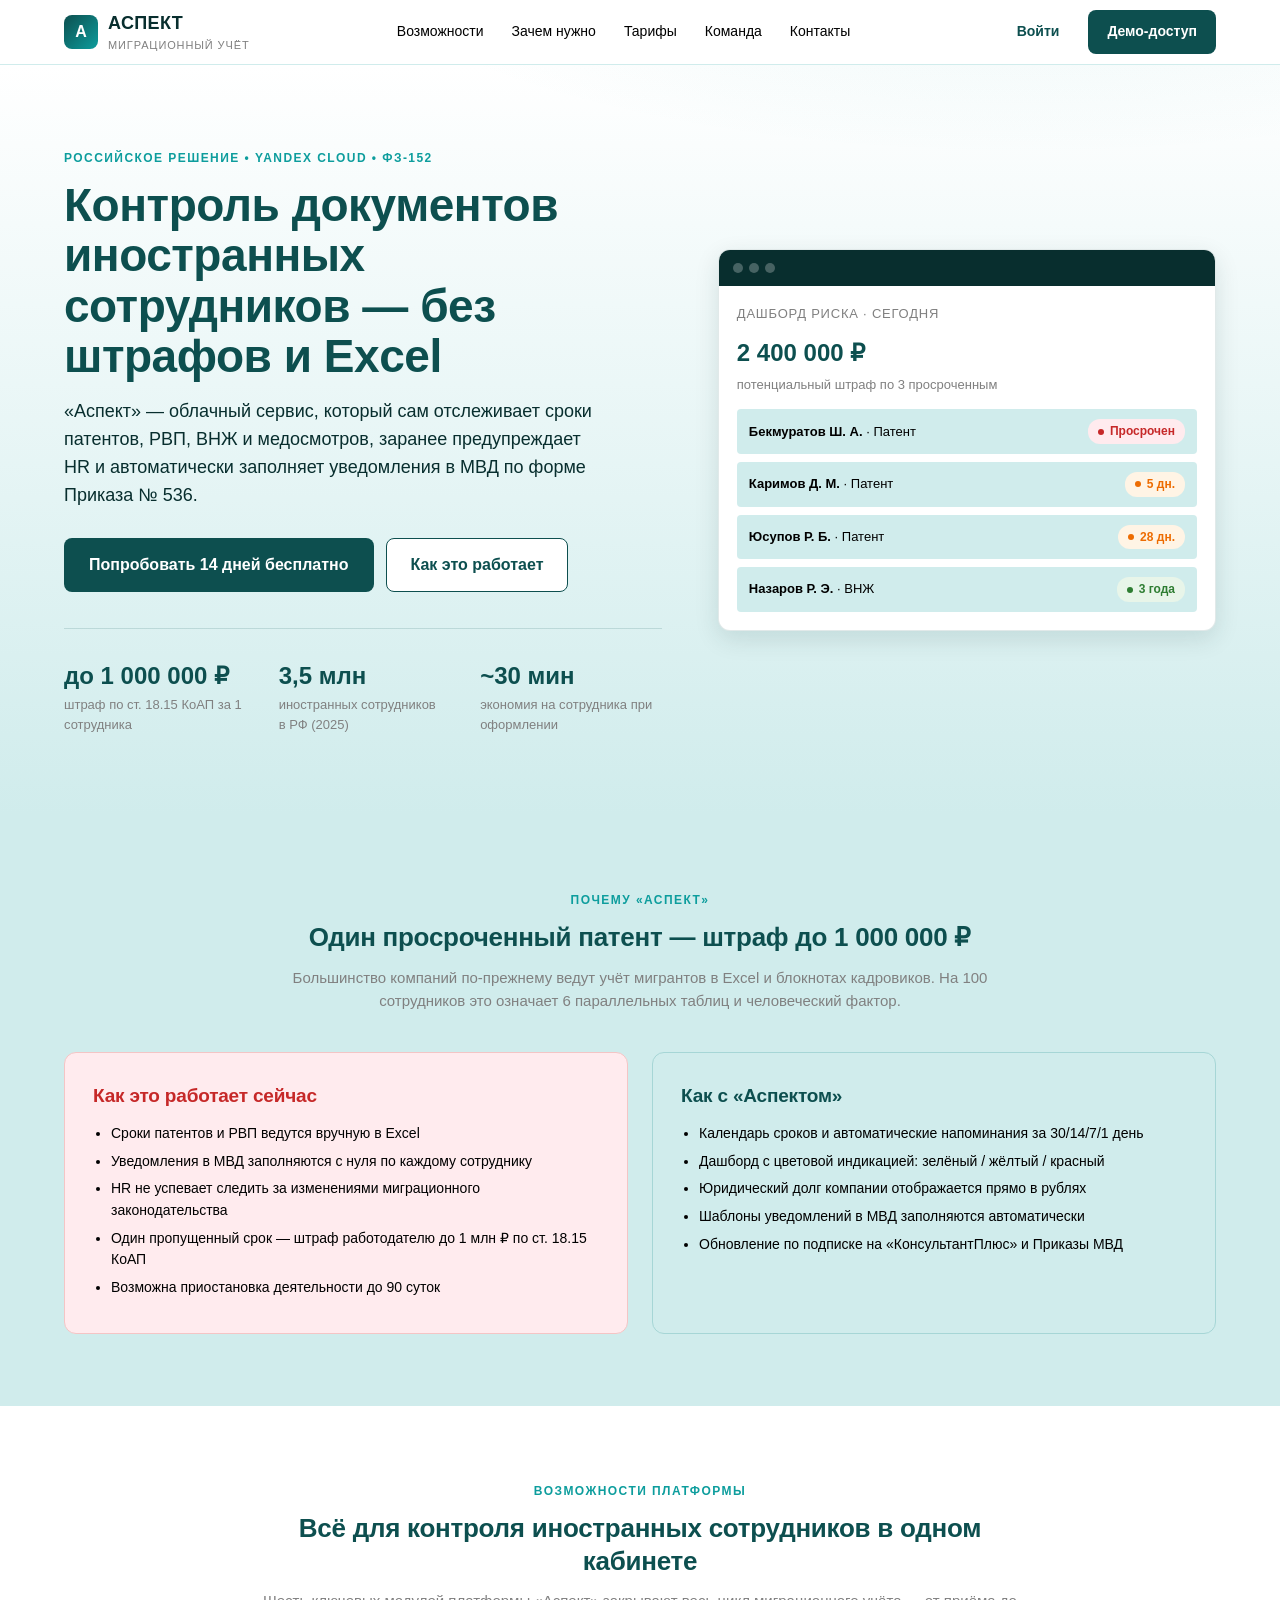
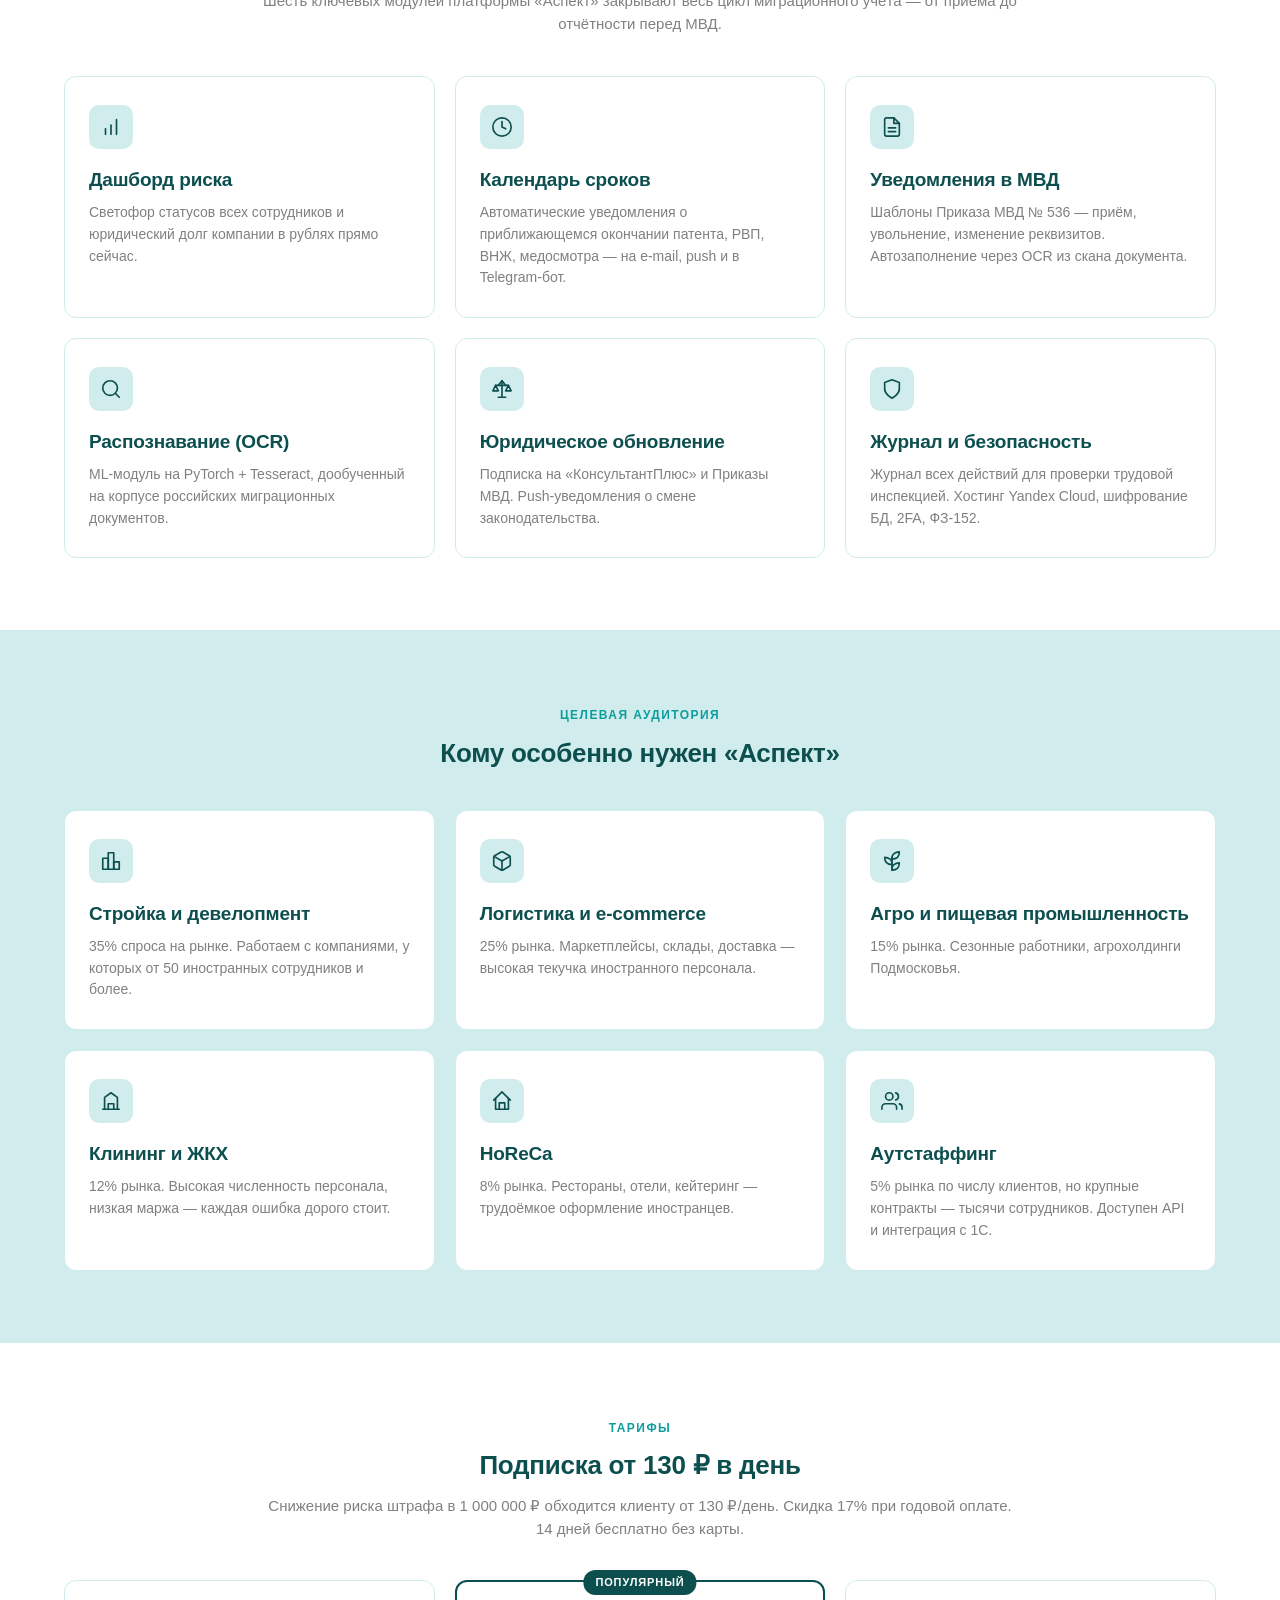
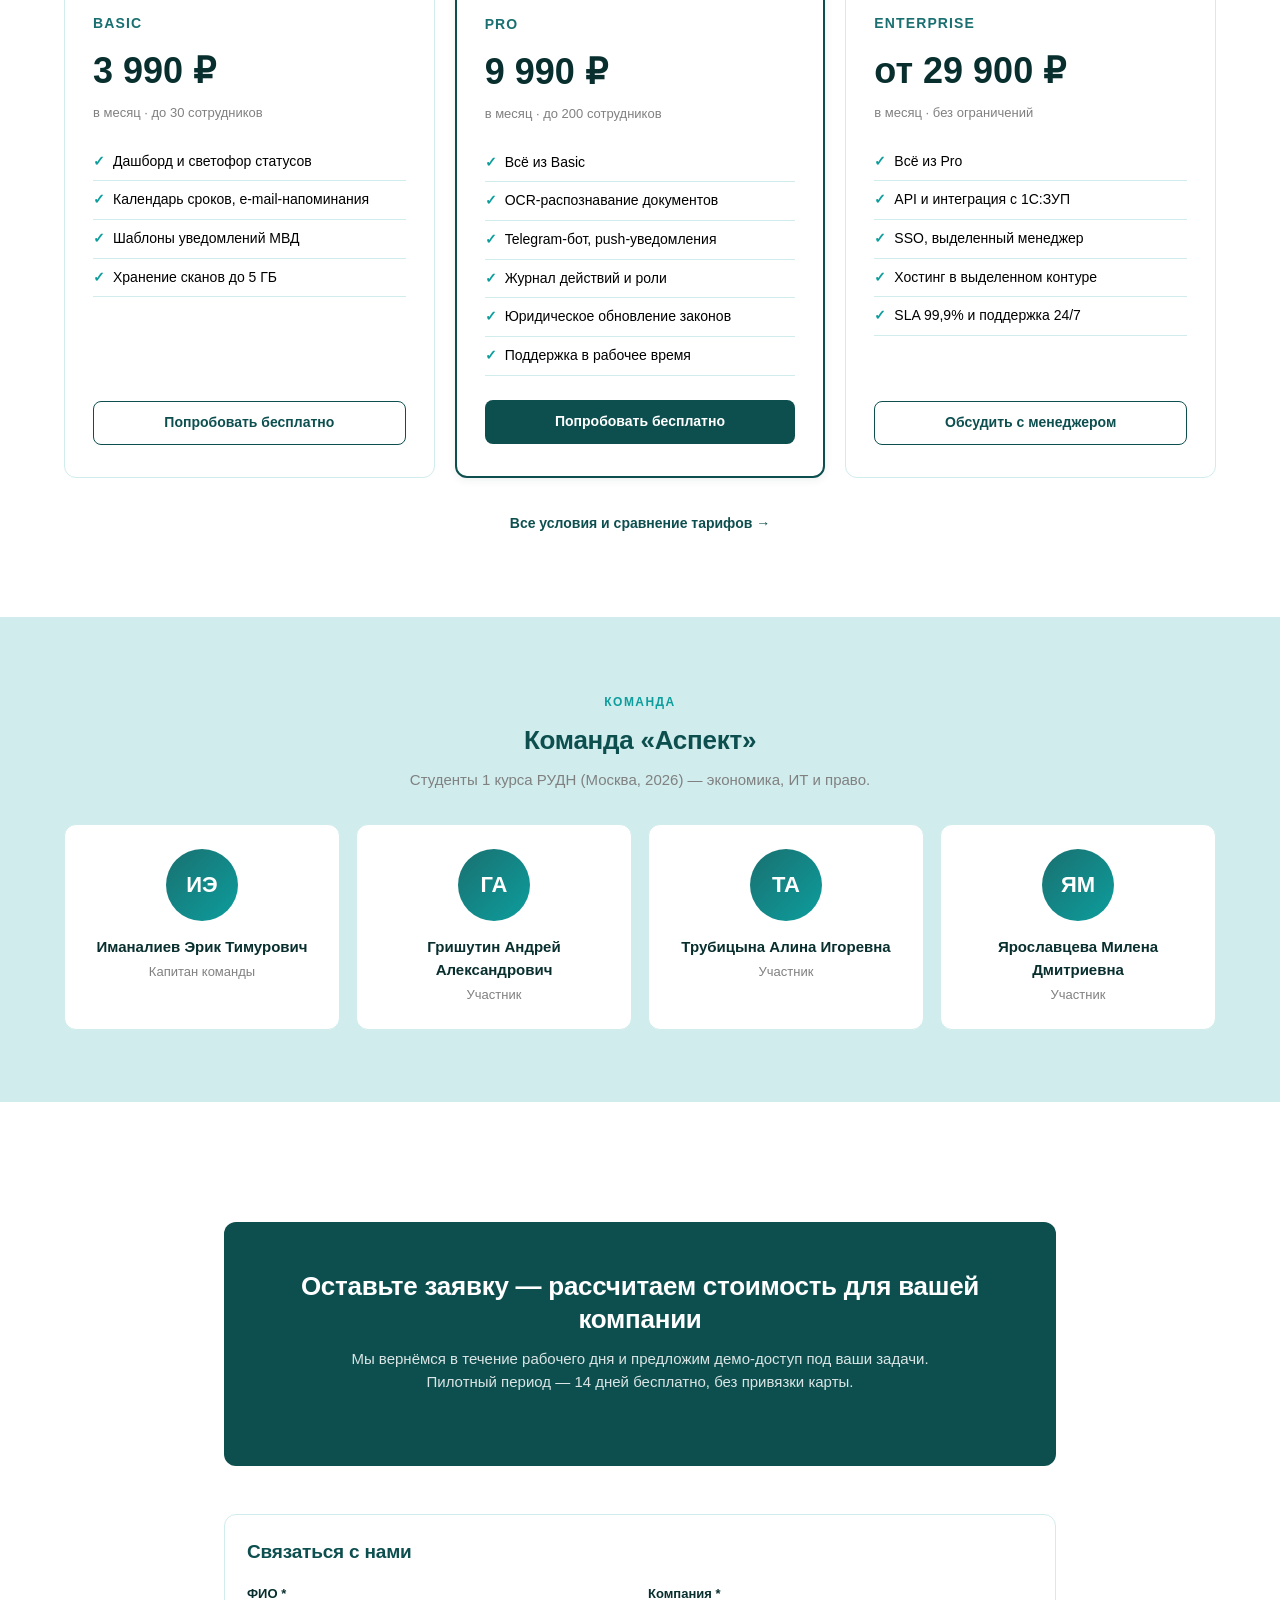
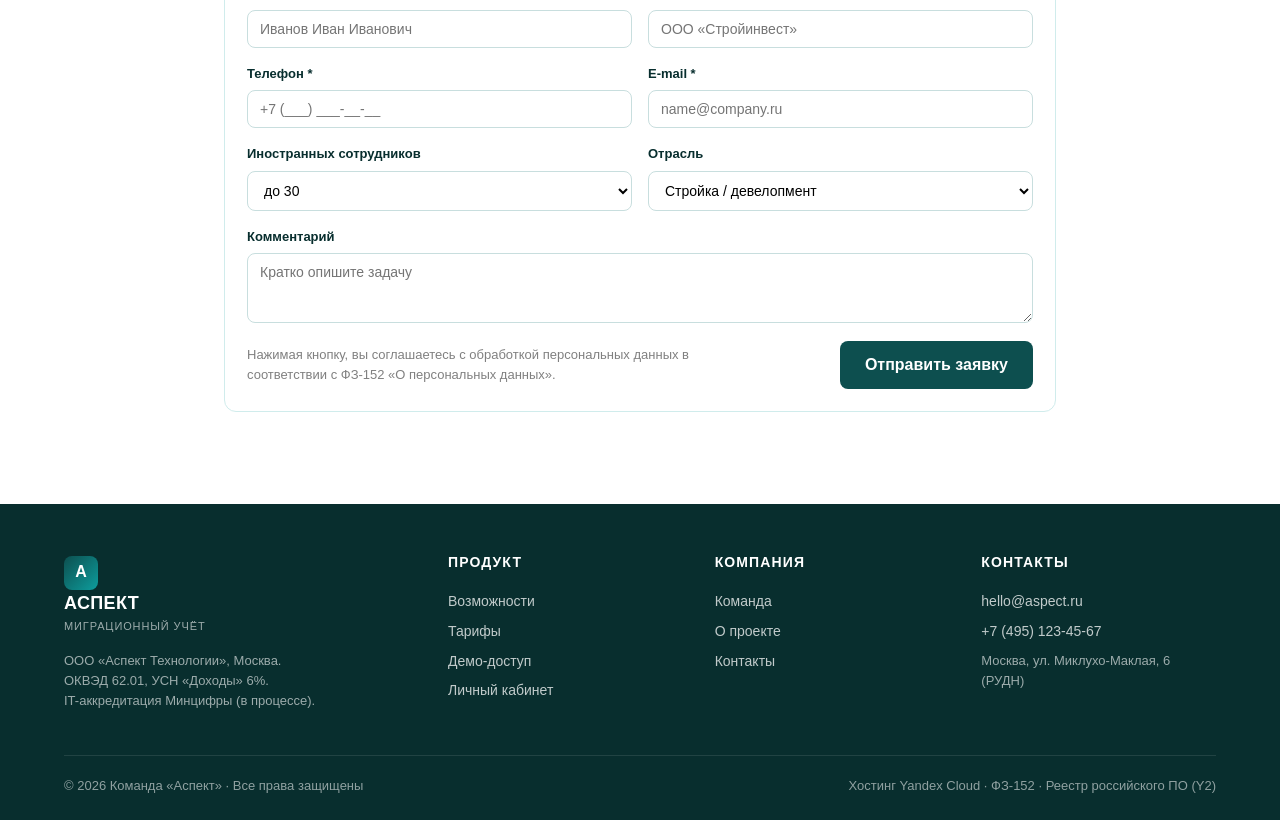
<file: index.html>
<!DOCTYPE html>
<html lang="ru">
<head>
  <meta charset="UTF-8" />
  <meta name="viewport" content="width=device-width, initial-scale=1.0" />
  <title>Аспект — управление миграционными документами иностранных сотрудников</title>
  <meta name="description" content="SaaS-платформа для контроля патентов, РВП, ВНЖ, медосмотров и уведомлений в МВД. Снижаем юридический риск штрафов до 1 000 000 ₽." />
  <link rel="stylesheet" href="assets/styles.css" />
</head>
<body>

<!-- ===== Шапка ===== -->
<header class="site-header">
  <div class="container site-header__inner">
    <a class="brand" href="index.html">
      <div class="brand__logo">А</div>
      <div>
        <div class="brand__name">АСПЕКТ</div>
        <div class="brand__tag">Миграционный учёт</div>
      </div>
    </a>
    <nav class="nav">
      <a href="#features">Возможности</a>
      <a href="#problem">Зачем нужно</a>
      <a href="pricing.html">Тарифы</a>
      <a href="#team">Команда</a>
      <a href="#contact">Контакты</a>
    </nav>
    <div class="header-actions">
      <a class="btn btn-ghost" href="login.html">Войти</a>
      <a class="btn btn-primary" href="login.html">Демо-доступ</a>
    </div>
  </div>
</header>

<!-- ===== Hero ===== -->
<section class="hero">
  <div class="container">
    <div class="hero__grid">
      <div>
        <span class="eyebrow">Российское решение • Yandex Cloud • ФЗ-152</span>
        <h1 class="hero__title">Контроль документов иностранных сотрудников — без штрафов и Excel</h1>
        <p class="hero__subtitle">
          «Аспект» — облачный сервис, который сам отслеживает сроки патентов, РВП, ВНЖ
          и медосмотров, заранее предупреждает HR и автоматически заполняет
          уведомления в МВД по форме Приказа № 536.
        </p>
        <div class="hero__ctas">
          <a class="btn btn-primary btn-lg" href="login.html">Попробовать 14 дней бесплатно</a>
          <a class="btn btn-secondary btn-lg" href="#features">Как это работает</a>
        </div>
        <div class="hero__stats">
          <div>
            <div class="hero__stat-num">до 1 000 000 ₽</div>
            <div class="hero__stat-label">штраф по ст. 18.15 КоАП за 1 сотрудника</div>
          </div>
          <div>
            <div class="hero__stat-num">3,5 млн</div>
            <div class="hero__stat-label">иностранных сотрудников в РФ (2025)</div>
          </div>
          <div>
            <div class="hero__stat-num">~30 мин</div>
            <div class="hero__stat-label">экономия на сотрудника при оформлении</div>
          </div>
        </div>
      </div>
      <div class="hero__mock" aria-hidden="true">
        <div class="hero__mock-bar">
          <span class="hero__mock-dot"></span>
          <span class="hero__mock-dot"></span>
          <span class="hero__mock-dot"></span>
        </div>
        <div class="hero__mock-body">
          <div style="font-size:13px;color:#808080;text-transform:uppercase;letter-spacing:0.06em;margin-bottom:10px;">
            Дашборд риска · сегодня
          </div>
          <div style="font-size:24px;font-weight:800;color:#0D4F4F;margin-bottom:4px;">2 400 000 ₽</div>
          <div style="font-size:13px;color:#808080;margin-bottom:14px;">потенциальный штраф по 3 просроченным</div>

          <div class="hero__mock-row">
            <span><strong>Бекмуратов Ш. А.</strong> · Патент</span>
            <span class="badge badge-red">Просрочен</span>
          </div>
          <div class="hero__mock-row">
            <span><strong>Каримов Д. М.</strong> · Патент</span>
            <span class="badge badge-yellow">5 дн.</span>
          </div>
          <div class="hero__mock-row">
            <span><strong>Юсупов Р. Б.</strong> · Патент</span>
            <span class="badge badge-yellow">28 дн.</span>
          </div>
          <div class="hero__mock-row">
            <span><strong>Назаров Р. Э.</strong> · ВНЖ</span>
            <span class="badge badge-green">3 года</span>
          </div>
        </div>
      </div>
    </div>
  </div>
</section>

<!-- ===== Проблема и решение ===== -->
<section class="section section-pastel" id="problem">
  <div class="container">
    <div style="text-align:center;max-width:760px;margin:0 auto 40px auto;">
      <span class="eyebrow">Почему «Аспект»</span>
      <h2>Один просроченный патент — штраф до 1 000 000 ₽</h2>
      <p class="muted">Большинство компаний по-прежнему ведут учёт мигрантов в Excel и блокнотах кадровиков. На 100 сотрудников это означает 6 параллельных таблиц и человеческий фактор.</p>
    </div>

    <div class="problem-row">
      <div class="problem-card">
        <h3>Как это работает сейчас</h3>
        <ul>
          <li>Сроки патентов и РВП ведутся вручную в Excel</li>
          <li>Уведомления в МВД заполняются с нуля по каждому сотруднику</li>
          <li>HR не успевает следить за изменениями миграционного законодательства</li>
          <li>Один пропущенный срок — штраф работодателю до 1 млн ₽ по ст. 18.15 КоАП</li>
          <li>Возможна приостановка деятельности до 90 суток</li>
        </ul>
      </div>
      <div class="solution-card">
        <h3>Как с «Аспектом»</h3>
        <ul>
          <li>Календарь сроков и автоматические напоминания за 30/14/7/1 день</li>
          <li>Дашборд с цветовой индикацией: зелёный / жёлтый / красный</li>
          <li>Юридический долг компании отображается прямо в рублях</li>
          <li>Шаблоны уведомлений в МВД заполняются автоматически</li>
          <li>Обновление по подписке на «КонсультантПлюс» и Приказы МВД</li>
        </ul>
      </div>
    </div>
  </div>
</section>

<!-- ===== Возможности ===== -->
<section class="section" id="features">
  <div class="container">
    <div style="text-align:center;max-width:760px;margin:0 auto 16px auto;">
      <span class="eyebrow">Возможности платформы</span>
      <h2>Всё для контроля иностранных сотрудников в одном кабинете</h2>
      <p class="muted">Шесть ключевых модулей платформы «Аспект» закрывают весь цикл миграционного учёта — от приёма до отчётности перед МВД.</p>
    </div>

    <div class="features-grid">
      <div class="feature-card">
        <div class="feature-card__icon">
          <svg class="icon" viewBox="0 0 24 24"><line x1="12" y1="20" x2="12" y2="10"/><line x1="18" y1="20" x2="18" y2="4"/><line x1="6" y1="20" x2="6" y2="14"/></svg>
        </div>
        <h3>Дашборд риска</h3>
        <p>Светофор статусов всех сотрудников и юридический долг компании в рублях прямо сейчас.</p>
      </div>
      <div class="feature-card">
        <div class="feature-card__icon">
          <svg class="icon" viewBox="0 0 24 24"><circle cx="12" cy="12" r="10"/><polyline points="12 6 12 12 16 14"/></svg>
        </div>
        <h3>Календарь сроков</h3>
        <p>Автоматические уведомления о приближающемся окончании патента, РВП, ВНЖ, медосмотра — на e-mail, push и в Telegram-бот.</p>
      </div>
      <div class="feature-card">
        <div class="feature-card__icon">
          <svg class="icon" viewBox="0 0 24 24"><path d="M14 2H6a2 2 0 0 0-2 2v16a2 2 0 0 0 2 2h12a2 2 0 0 0 2-2V8z"/><polyline points="14 2 14 8 20 8"/><line x1="16" y1="13" x2="8" y2="13"/><line x1="16" y1="17" x2="8" y2="17"/></svg>
        </div>
        <h3>Уведомления в МВД</h3>
        <p>Шаблоны Приказа МВД № 536 — приём, увольнение, изменение реквизитов. Автозаполнение через OCR из скана документа.</p>
      </div>
      <div class="feature-card">
        <div class="feature-card__icon">
          <svg class="icon" viewBox="0 0 24 24"><circle cx="11" cy="11" r="8"/><line x1="21" y1="21" x2="16.65" y2="16.65"/></svg>
        </div>
        <h3>Распознавание (OCR)</h3>
        <p>ML-модуль на PyTorch + Tesseract, дообученный на корпусе российских миграционных документов.</p>
      </div>
      <div class="feature-card">
        <div class="feature-card__icon">
          <svg class="icon" viewBox="0 0 24 24"><path d="M12 3v18"/><path d="M5 8l-3 6h6z"/><path d="M19 8l-3 6h6z"/><path d="M5 8h14"/><path d="M8 21h8"/><path d="M12 3l4 5"/><path d="M12 3l-4 5"/></svg>
        </div>
        <h3>Юридическое обновление</h3>
        <p>Подписка на «КонсультантПлюс» и Приказы МВД. Push-уведомления о смене законодательства.</p>
      </div>
      <div class="feature-card">
        <div class="feature-card__icon">
          <svg class="icon" viewBox="0 0 24 24"><path d="M12 22s8-4 8-10V5l-8-3-8 3v7c0 6 8 10 8 10z"/></svg>
        </div>
        <h3>Журнал и безопасность</h3>
        <p>Журнал всех действий для проверки трудовой инспекцией. Хостинг Yandex Cloud, шифрование БД, 2FA, ФЗ-152.</p>
      </div>
    </div>
  </div>
</section>

<!-- ===== Кому подходит ===== -->
<section class="section section-pastel">
  <div class="container">
    <div style="text-align:center;max-width:760px;margin:0 auto 32px auto;">
      <span class="eyebrow">Целевая аудитория</span>
      <h2>Кому особенно нужен «Аспект»</h2>
    </div>
    <div class="features-grid">
      <div class="feature-card">
        <div class="feature-card__icon">
          <svg class="icon" viewBox="0 0 24 24"><rect x="3" y="9" width="6" height="12"/><rect x="9" y="3" width="6" height="18"/><rect x="15" y="13" width="6" height="8"/></svg>
        </div>
        <h3>Стройка и девелопмент</h3>
        <p>35% спроса на рынке. Работаем с компаниями, у которых от 50 иностранных сотрудников и более.</p>
      </div>
      <div class="feature-card">
        <div class="feature-card__icon">
          <svg class="icon" viewBox="0 0 24 24"><path d="M21 16V8a2 2 0 0 0-1-1.73l-7-4a2 2 0 0 0-2 0l-7 4A2 2 0 0 0 3 8v8a2 2 0 0 0 1 1.73l7 4a2 2 0 0 0 2 0l7-4A2 2 0 0 0 21 16z"/><polyline points="3.27 6.96 12 12.01 20.73 6.96"/><line x1="12" y1="22.08" x2="12" y2="12"/></svg>
        </div>
        <h3>Логистика и e-commerce</h3>
        <p>25% рынка. Маркетплейсы, склады, доставка — высокая текучка иностранного персонала.</p>
      </div>
      <div class="feature-card">
        <div class="feature-card__icon">
          <svg class="icon" viewBox="0 0 24 24"><path d="M12 22V8"/><path d="M12 8c0-3 3-6 8-6 0 5-3 8-8 8z"/><path d="M12 14c0-3-3-6-8-6 0 5 3 8 8 8"/><path d="M12 20c0-3 3-6 8-6 0 5-3 8-8 8"/></svg>
        </div>
        <h3>Агро и пищевая промышленность</h3>
        <p>15% рынка. Сезонные работники, агрохолдинги Подмосковья.</p>
      </div>
      <div class="feature-card">
        <div class="feature-card__icon">
          <svg class="icon" viewBox="0 0 24 24"><path d="M3 21h18"/><path d="M5 21V8l7-5 7 5v13"/><path d="M9 21v-6h6v6"/></svg>
        </div>
        <h3>Клининг и ЖКХ</h3>
        <p>12% рынка. Высокая численность персонала, низкая маржа — каждая ошибка дорого стоит.</p>
      </div>
      <div class="feature-card">
        <div class="feature-card__icon">
          <svg class="icon" viewBox="0 0 24 24"><path d="M3 11l9-9 9 9"/><path d="M5 9v12h14V9"/><path d="M9 21v-7h6v7"/></svg>
        </div>
        <h3>HoReCa</h3>
        <p>8% рынка. Рестораны, отели, кейтеринг — трудоёмкое оформление иностранцев.</p>
      </div>
      <div class="feature-card">
        <div class="feature-card__icon">
          <svg class="icon" viewBox="0 0 24 24"><path d="M17 21v-2a4 4 0 0 0-4-4H5a4 4 0 0 0-4 4v2"/><circle cx="9" cy="7" r="4"/><path d="M23 21v-2a4 4 0 0 0-3-3.87"/><path d="M16 3.13a4 4 0 0 1 0 7.75"/></svg>
        </div>
        <h3>Аутстаффинг</h3>
        <p>5% рынка по числу клиентов, но крупные контракты — тысячи сотрудников. Доступен API и интеграция с 1С.</p>
      </div>
    </div>
  </div>
</section>

<!-- ===== Тарифы (превью) ===== -->
<section class="section" id="pricing">
  <div class="container">
    <div style="text-align:center;max-width:760px;margin:0 auto 16px auto;">
      <span class="eyebrow">Тарифы</span>
      <h2>Подписка от 130 ₽ в день</h2>
      <p class="muted">Снижение риска штрафа в 1 000 000 ₽ обходится клиенту от 130 ₽/день. Скидка 17% при годовой оплате. 14 дней бесплатно без карты.</p>
    </div>

    <div class="pricing-grid">
      <div class="price-card">
        <div class="price-card__name">Basic</div>
        <div class="price-card__price">3 990 ₽</div>
        <div class="price-card__period">в месяц · до 30 сотрудников</div>
        <ul>
          <li>Дашборд и светофор статусов</li>
          <li>Календарь сроков, e-mail-напоминания</li>
          <li>Шаблоны уведомлений МВД</li>
          <li>Хранение сканов до 5 ГБ</li>
        </ul>
        <a class="btn btn-secondary" href="login.html">Попробовать бесплатно</a>
      </div>

      <div class="price-card featured">
        <div class="price-card__name">Pro</div>
        <div class="price-card__price">9 990 ₽</div>
        <div class="price-card__period">в месяц · до 200 сотрудников</div>
        <ul>
          <li>Всё из Basic</li>
          <li>OCR-распознавание документов</li>
          <li>Telegram-бот, push-уведомления</li>
          <li>Журнал действий и роли</li>
          <li>Юридическое обновление законов</li>
          <li>Поддержка в рабочее время</li>
        </ul>
        <a class="btn btn-primary" href="login.html">Попробовать бесплатно</a>
      </div>

      <div class="price-card">
        <div class="price-card__name">Enterprise</div>
        <div class="price-card__price">от 29 900 ₽</div>
        <div class="price-card__period">в месяц · без ограничений</div>
        <ul>
          <li>Всё из Pro</li>
          <li>API и интеграция с 1С:ЗУП</li>
          <li>SSO, выделенный менеджер</li>
          <li>Хостинг в выделенном контуре</li>
          <li>SLA 99,9% и поддержка 24/7</li>
        </ul>
        <a class="btn btn-secondary" href="#contact">Обсудить с менеджером</a>
      </div>
    </div>

    <div style="text-align:center;margin-top:24px;">
      <a class="btn btn-ghost" href="pricing.html">Все условия и сравнение тарифов →</a>
    </div>
  </div>
</section>

<!-- ===== Команда ===== -->
<section class="section section-pastel" id="team">
  <div class="container">
    <div style="text-align:center;max-width:760px;margin:0 auto 16px auto;">
      <span class="eyebrow">Команда</span>
      <h2>Команда «Аспект»</h2>
      <p class="muted">Студенты 1 курса РУДН (Москва, 2026) — экономика, ИТ и право.</p>
    </div>

    <div class="team-grid">
      <div class="team-card">
        <div class="team-card__avatar">ИЭ</div>
        <div class="team-card__name">Иманалиев Эрик Тимурович</div>
        <div class="team-card__role">Капитан команды</div>
      </div>
      <div class="team-card">
        <div class="team-card__avatar">ГА</div>
        <div class="team-card__name">Гришутин Андрей Александрович</div>
        <div class="team-card__role">Участник</div>
      </div>
      <div class="team-card">
        <div class="team-card__avatar">ТА</div>
        <div class="team-card__name">Трубицына Алина Игоревна</div>
        <div class="team-card__role">Участник</div>
      </div>
      <div class="team-card">
        <div class="team-card__avatar">ЯМ</div>
        <div class="team-card__name">Ярославцева Милена Дмитриевна</div>
        <div class="team-card__role">Участник</div>
      </div>
    </div>
  </div>
</section>

<!-- ===== CTA + контакт ===== -->
<section class="section" id="contact">
  <div class="container-narrow">
    <div class="cta-banner">
      <h2>Оставьте заявку — рассчитаем стоимость для вашей компании</h2>
      <p>Мы вернёмся в течение рабочего дня и предложим демо-доступ под ваши задачи. Пилотный период — 14 дней бесплатно, без привязки карты.</p>
    </div>

    <form class="panel" onsubmit="event.preventDefault(); document.getElementById('thanks').classList.remove('hidden'); this.reset();">
      <h3 style="margin-bottom:18px;">Связаться с нами</h3>
      <div id="thanks" class="alert alert--info hidden">
        Спасибо! Заявка принята — менеджер свяжется с вами в течение рабочего дня.
      </div>
      <div class="form-grid">
        <div class="form-field">
          <label for="name">ФИО *</label>
          <input id="name" type="text" required placeholder="Иванов Иван Иванович" />
        </div>
        <div class="form-field">
          <label for="company">Компания *</label>
          <input id="company" type="text" required placeholder="ООО «Стройинвест»" />
        </div>
        <div class="form-field">
          <label for="phone">Телефон *</label>
          <input id="phone" type="tel" required placeholder="+7 (___) ___-__-__" />
        </div>
        <div class="form-field">
          <label for="email">E-mail *</label>
          <input id="email" type="email" required placeholder="name@company.ru" />
        </div>
        <div class="form-field">
          <label for="emp-count">Иностранных сотрудников</label>
          <select id="emp-count">
            <option>до 30</option>
            <option>30–200</option>
            <option>200–1000</option>
            <option>1000+</option>
          </select>
        </div>
        <div class="form-field">
          <label for="industry">Отрасль</label>
          <select id="industry">
            <option>Стройка / девелопмент</option>
            <option>Логистика и e-commerce</option>
            <option>Агро и пищевая промышленность</option>
            <option>Клининг и ЖКХ</option>
            <option>HoReCa</option>
            <option>Аутстаффинг</option>
            <option>Другое</option>
          </select>
        </div>
      </div>
      <div class="form-field" style="margin-top:16px;">
        <label for="msg">Комментарий</label>
        <textarea id="msg" rows="3" placeholder="Кратко опишите задачу"></textarea>
      </div>
      <div style="margin-top:18px;display:flex;gap:12px;align-items:center;justify-content:space-between;flex-wrap:wrap;">
        <p class="small muted" style="margin:0;max-width:480px;">
          Нажимая кнопку, вы соглашаетесь с обработкой персональных данных
          в соответствии с ФЗ-152 «О персональных данных».
        </p>
        <button class="btn btn-primary btn-lg" type="submit">Отправить заявку</button>
      </div>
    </form>
  </div>
</section>

<!-- ===== Подвал ===== -->
<footer class="site-footer">
  <div class="container">
    <div class="footer-grid">
      <div>
        <a class="brand" href="index.html" style="margin-bottom:12px;">
          <div class="brand__logo">А</div>
          <div>
            <div class="brand__name" style="color:#fff;">АСПЕКТ</div>
            <div class="brand__tag" style="color:rgba(255,255,255,0.6);">Миграционный учёт</div>
          </div>
        </a>
        <p style="color:rgba(255,255,255,0.6);font-size:13px;">
          ООО «Аспект Технологии», Москва.<br/>
          ОКВЭД 62.01, УСН «Доходы» 6%.<br/>
          IT-аккредитация Минцифры (в процессе).
        </p>
      </div>
      <div>
        <h4>Продукт</h4>
        <a href="#features">Возможности</a>
        <a href="pricing.html">Тарифы</a>
        <a href="login.html">Демо-доступ</a>
        <a href="dashboard.html">Личный кабинет</a>
      </div>
      <div>
        <h4>Компания</h4>
        <a href="#team">Команда</a>
        <a href="#problem">О проекте</a>
        <a href="#contact">Контакты</a>
      </div>
      <div>
        <h4>Контакты</h4>
        <a href="mailto:hello@aspect.ru">hello@aspect.ru</a>
        <a href="tel:+74951234567">+7 (495) 123-45-67</a>
        <span style="color:rgba(255,255,255,0.6);font-size:13px;display:block;padding:4px 0;">Москва, ул. Миклухо-Маклая, 6 (РУДН)</span>
      </div>
    </div>
    <div class="footer-bottom">
      <span>© 2026 Команда «Аспект» · Все права защищены</span>
      <span>Хостинг Yandex Cloud · ФЗ-152 · Реестр российского ПО (Y2)</span>
    </div>
  </div>
</footer>

</body>
</html>
</file>
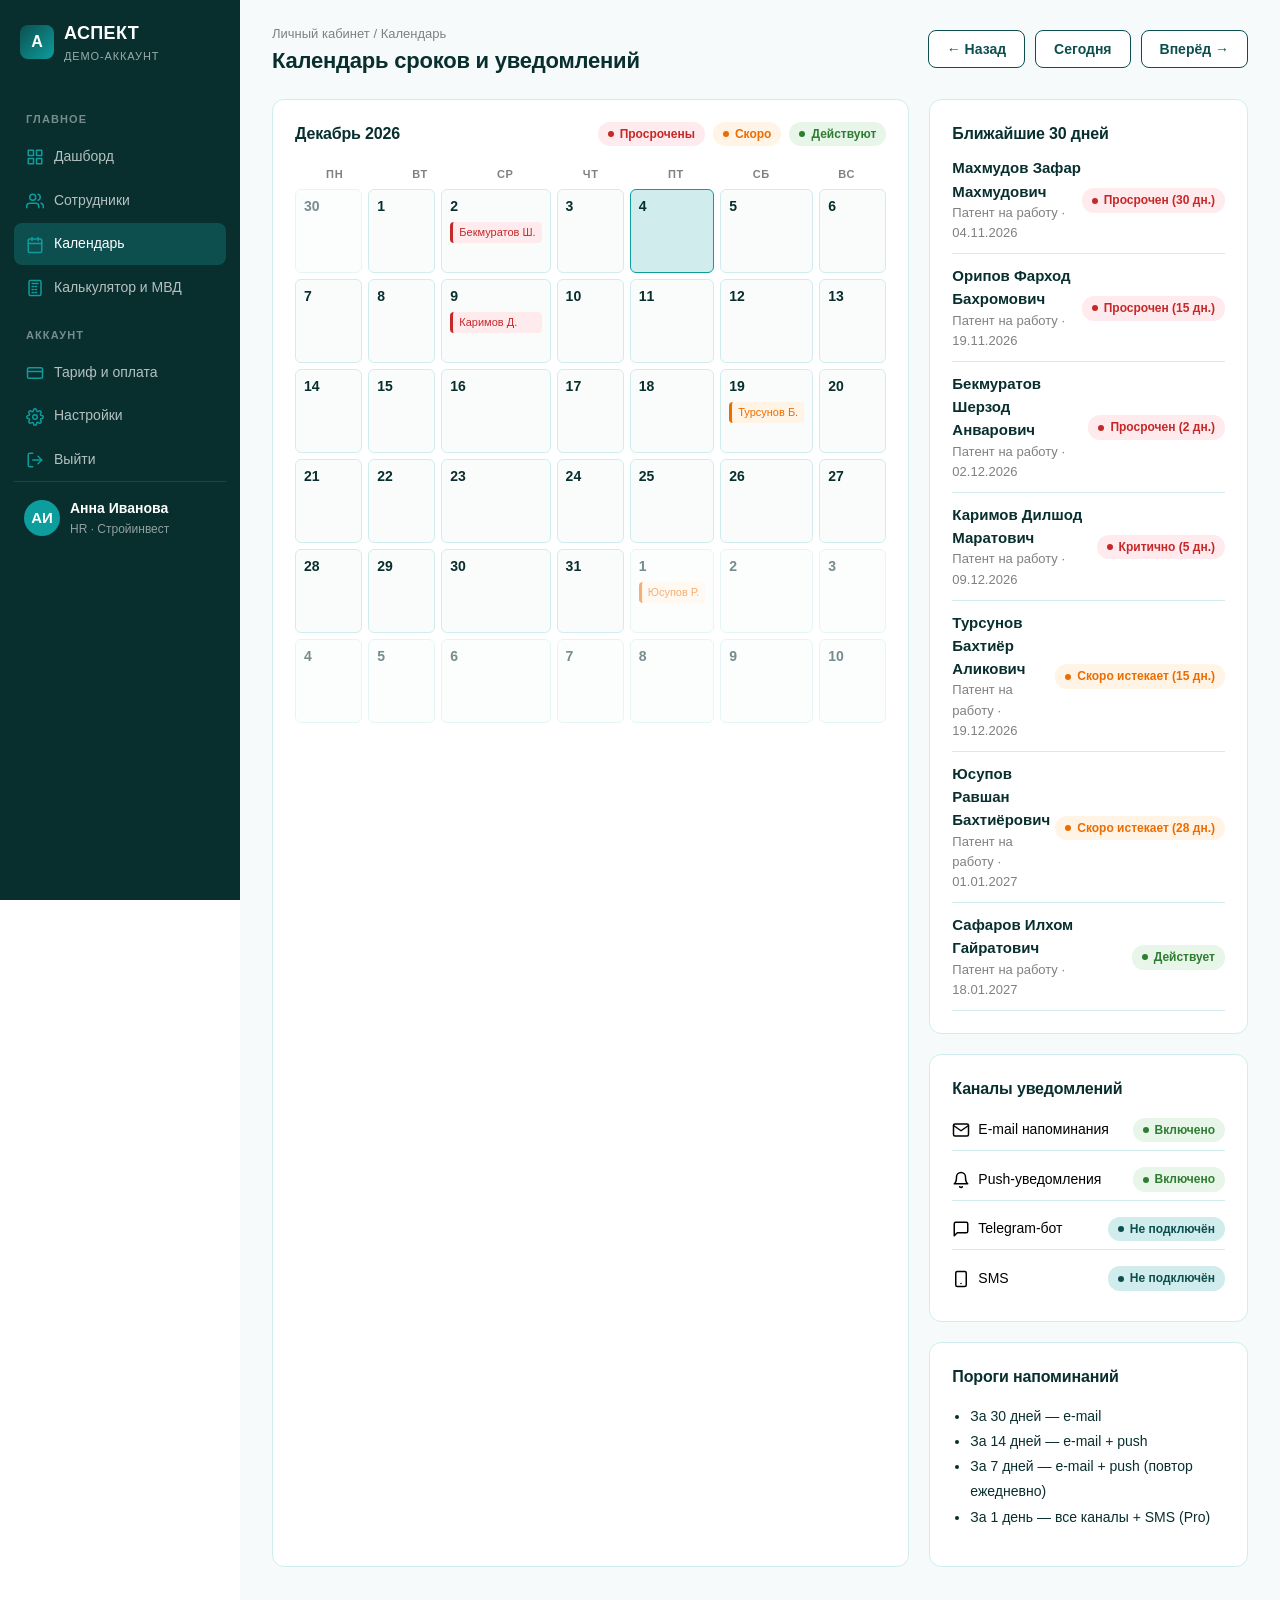
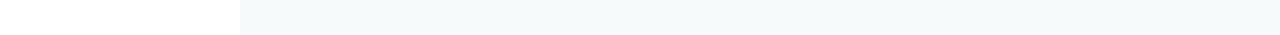
<file: calendar.html>
<!DOCTYPE html>
<html lang="ru">
<head>
  <meta charset="UTF-8" />
  <meta name="viewport" content="width=device-width, initial-scale=1.0" />
  <title>Календарь сроков — Аспект</title>
  <link rel="stylesheet" href="assets/styles.css" />
  <style>
    .cal-grid {
      display: grid;
      grid-template-columns: repeat(7, 1fr);
      gap: 6px;
    }
    .cal-cell {
      background: #FAFCFC;
      border: 1px solid var(--pastel);
      border-radius: 6px;
      min-height: 84px;
      padding: 6px 8px;
      font-size: 12px;
      position: relative;
    }
    .cal-cell.cal-today { border-color: var(--primary-light); background: var(--pastel); }
    .cal-cell.cal-past { opacity: 0.55; }
    .cal-day-num {
      font-weight: 700;
      font-size: 14px;
      color: var(--primary-darker);
      margin-bottom: 4px;
    }
    .cal-event {
      display: block;
      font-size: 11px;
      padding: 2px 6px;
      border-radius: 4px;
      margin-bottom: 2px;
      white-space: nowrap;
      overflow: hidden;
      text-overflow: ellipsis;
      cursor: pointer;
      text-decoration: none;
    }
    .cal-event--red { background: #FFEBEE; color: #C62828; border-left: 3px solid #C62828; }
    .cal-event--yellow { background: #FFF4E5; color: #ED6C02; border-left: 3px solid #ED6C02; }
    .cal-event--green { background: #E8F5E9; color: #2E7D32; border-left: 3px solid #2E7D32; }
    .cal-event:hover { filter: brightness(0.95); text-decoration: none; }
    .cal-head {
      font-size: 11px;
      font-weight: 700;
      letter-spacing: 0.06em;
      text-transform: uppercase;
      color: var(--neutral);
      text-align: center;
      padding: 6px 0;
    }
  </style>
</head>
<body>

<div class="app-shell">
  <aside class="sidebar">
    <a class="brand" href="index.html">
      <div class="brand__logo">А</div>
      <div>
        <div class="brand__name">АСПЕКТ</div>
        <div class="brand__tag">Демо-аккаунт</div>
      </div>
    </a>
    <div class="sidebar-section">Главное</div>
    <nav class="sidebar-nav">
      <a href="dashboard.html"><span class="sidebar-nav__icon"><svg class="icon" viewBox="0 0 24 24"><rect x="3" y="3" width="7" height="7"/><rect x="14" y="3" width="7" height="7"/><rect x="14" y="14" width="7" height="7"/><rect x="3" y="14" width="7" height="7"/></svg></span> Дашборд</a>
      <a href="employees.html"><span class="sidebar-nav__icon"><svg class="icon" viewBox="0 0 24 24"><path d="M17 21v-2a4 4 0 0 0-4-4H5a4 4 0 0 0-4 4v2"/><circle cx="9" cy="7" r="4"/><path d="M23 21v-2a4 4 0 0 0-3-3.87"/><path d="M16 3.13a4 4 0 0 1 0 7.75"/></svg></span> Сотрудники</a>
      <a href="calendar.html" class="active"><span class="sidebar-nav__icon"><svg class="icon" viewBox="0 0 24 24"><rect x="3" y="4" width="18" height="18" rx="2" ry="2"/><line x1="16" y1="2" x2="16" y2="6"/><line x1="8" y1="2" x2="8" y2="6"/><line x1="3" y1="10" x2="21" y2="10"/></svg></span> Календарь</a>
      <a href="tools.html"><span class="sidebar-nav__icon"><svg class="icon" viewBox="0 0 24 24"><rect x="4" y="2" width="16" height="20" rx="2"/><line x1="8" y1="6" x2="16" y2="6"/><line x1="8" y1="10" x2="10" y2="10"/><line x1="12" y1="10" x2="14" y2="10"/><line x1="8" y1="14" x2="10" y2="14"/><line x1="12" y1="14" x2="14" y2="14"/><line x1="8" y1="18" x2="10" y2="18"/><line x1="12" y1="18" x2="14" y2="18"/></svg></span> Калькулятор и МВД</a>
    </nav>
    <div class="sidebar-section">Аккаунт</div>
    <nav class="sidebar-nav">
      <a href="pricing.html"><span class="sidebar-nav__icon"><svg class="icon" viewBox="0 0 24 24"><rect x="2" y="5" width="20" height="14" rx="2"/><line x1="2" y1="10" x2="22" y2="10"/></svg></span> Тариф и оплата</a>
      <a href="index.html"><span class="sidebar-nav__icon"><svg class="icon" viewBox="0 0 24 24"><circle cx="12" cy="12" r="3"/><path d="M19.4 15a1.65 1.65 0 0 0 .33 1.82l.06.06a2 2 0 0 1 0 2.83 2 2 0 0 1-2.83 0l-.06-.06a1.65 1.65 0 0 0-1.82-.33 1.65 1.65 0 0 0-1 1.51V21a2 2 0 0 1-2 2 2 2 0 0 1-2-2v-.09A1.65 1.65 0 0 0 9 19.4a1.65 1.65 0 0 0-1.82.33l-.06.06a2 2 0 0 1-2.83 0 2 2 0 0 1 0-2.83l.06-.06a1.65 1.65 0 0 0 .33-1.82 1.65 1.65 0 0 0-1.51-1H3a2 2 0 0 1-2-2 2 2 0 0 1 2-2h.09A1.65 1.65 0 0 0 4.6 9a1.65 1.65 0 0 0-.33-1.82l-.06-.06a2 2 0 0 1 0-2.83 2 2 0 0 1 2.83 0l.06.06a1.65 1.65 0 0 0 1.82.33H9a1.65 1.65 0 0 0 1-1.51V3a2 2 0 0 1 2-2 2 2 0 0 1 2 2v.09a1.65 1.65 0 0 0 1 1.51 1.65 1.65 0 0 0 1.82-.33l.06-.06a2 2 0 0 1 2.83 0 2 2 0 0 1 0 2.83l-.06.06a1.65 1.65 0 0 0-.33 1.82V9a1.65 1.65 0 0 0 1.51 1H21a2 2 0 0 1 2 2 2 2 0 0 1-2 2h-.09a1.65 1.65 0 0 0-1.51 1z"/></svg></span> Настройки</a>
      <a href="index.html"><span class="sidebar-nav__icon"><svg class="icon" viewBox="0 0 24 24"><path d="M9 21H5a2 2 0 0 1-2-2V5a2 2 0 0 1 2-2h4"/><polyline points="16 17 21 12 16 7"/><line x1="21" y1="12" x2="9" y2="12"/></svg></span> Выйти</a>
    </nav>
    <div class="sidebar-user">
      <div class="sidebar-user__avatar">АИ</div>
      <div>
        <div class="sidebar-user__name">Анна Иванова</div>
        <div class="sidebar-user__role">HR · Стройинвест</div>
      </div>
    </div>
  </aside>

  <main class="app-main">
    <div class="app-topbar">
      <div>
        <div class="app-breadcrumbs"><a href="dashboard.html">Личный кабинет</a> / Календарь</div>
        <h1 class="app-title">Календарь сроков и уведомлений</h1>
      </div>
      <div class="app-actions">
        <button class="btn btn-secondary" id="prev-month">← Назад</button>
        <button class="btn btn-secondary" id="today-btn">Сегодня</button>
        <button class="btn btn-secondary" id="next-month">Вперёд →</button>
      </div>
    </div>

    <div class="two-col">
      <div class="panel">
        <div class="panel__head">
          <h3 class="panel__title" id="cal-title">—</h3>
          <div class="panel__actions">
            <span class="badge badge-red">Просрочены</span>
            <span class="badge badge-yellow">Скоро</span>
            <span class="badge badge-green">Действуют</span>
          </div>
        </div>
        <div class="cal-grid" id="cal-heads">
          <div class="cal-head">Пн</div><div class="cal-head">Вт</div><div class="cal-head">Ср</div>
          <div class="cal-head">Чт</div><div class="cal-head">Пт</div><div class="cal-head">Сб</div>
          <div class="cal-head">Вс</div>
        </div>
        <div class="cal-grid" id="cal-grid"></div>
      </div>

      <div>
        <div class="panel">
          <h3 class="panel__title">Ближайшие 30 дней</h3>
          <div id="upcoming"></div>
        </div>

        <div class="panel">
          <h3 class="panel__title" style="margin-bottom:8px;">Каналы уведомлений</h3>
          <div style="font-size:14px;display:flex;flex-direction:column;gap:8px;">
            <div style="display:flex;justify-content:space-between;align-items:center;padding:8px 0;border-bottom:1px solid var(--pastel);">
              <div style="display:flex;align-items:center;gap:8px;"><svg class="icon" viewBox="0 0 24 24"><path d="M4 4h16c1.1 0 2 .9 2 2v12c0 1.1-.9 2-2 2H4c-1.1 0-2-.9-2-2V6c0-1.1.9-2 2-2z"/><polyline points="22,6 12,13 2,6"/></svg> E-mail напоминания</div>
              <span class="badge badge-green">Включено</span>
            </div>
            <div style="display:flex;justify-content:space-between;align-items:center;padding:8px 0;border-bottom:1px solid var(--pastel);">
              <div style="display:flex;align-items:center;gap:8px;"><svg class="icon" viewBox="0 0 24 24"><path d="M18 8A6 6 0 0 0 6 8c0 7-3 9-3 9h18s-3-2-3-9"/><path d="M13.73 21a2 2 0 0 1-3.46 0"/></svg> Push-уведомления</div>
              <span class="badge badge-green">Включено</span>
            </div>
            <div style="display:flex;justify-content:space-between;align-items:center;padding:8px 0;border-bottom:1px solid var(--pastel);">
              <div style="display:flex;align-items:center;gap:8px;"><svg class="icon" viewBox="0 0 24 24"><path d="M21 15a2 2 0 0 1-2 2H7l-4 4V5a2 2 0 0 1 2-2h14a2 2 0 0 1 2 2z"/></svg> Telegram-бот</div>
              <span class="badge badge-neutral">Не подключён</span>
            </div>
            <div style="display:flex;justify-content:space-between;align-items:center;padding:8px 0;">
              <div style="display:flex;align-items:center;gap:8px;"><svg class="icon" viewBox="0 0 24 24"><rect x="5" y="2" width="14" height="20" rx="2" ry="2"/><line x1="12" y1="18" x2="12.01" y2="18"/></svg> SMS</div>
              <span class="badge badge-neutral">Не подключён</span>
            </div>
          </div>
        </div>

        <div class="panel">
          <h3 class="panel__title" style="margin-bottom:8px;">Пороги напоминаний</h3>
          <ul style="font-size:14px;padding-left:18px;line-height:1.8;color:var(--primary-darker);">
            <li>За 30 дней — e-mail</li>
            <li>За 14 дней — e-mail + push</li>
            <li>За 7 дней — e-mail + push (повтор ежедневно)</li>
            <li>За 1 день — все каналы + SMS (Pro)</li>
          </ul>
        </div>
      </div>
    </div>
  </main>
</div>

<script src="assets/app.js"></script>
<script>
(function() {
  const employees = Aspect.loadEmployees();
  const today = new Date(Aspect.TODAY.toDateString());
  let view = new Date(today.getFullYear(), today.getMonth(), 1);

  function renderCal() {
    const monthNames = [
      "Январь","Февраль","Март","Апрель","Май","Июнь",
      "Июль","Август","Сентябрь","Октябрь","Ноябрь","Декабрь"
    ];
    document.getElementById("cal-title").textContent = `${monthNames[view.getMonth()]} ${view.getFullYear()}`;

    // Карта событий по дате
    const eventsByDate = {};
    employees.forEach(e => {
      const d = e.expiryDate;
      if (!eventsByDate[d]) eventsByDate[d] = [];
      eventsByDate[d].push({ emp: e, type: "expiry" });
    });

    // Найти первый день (понедельник)
    const firstOfMonth = new Date(view);
    let dow = firstOfMonth.getDay();
    if (dow === 0) dow = 7;
    const start = new Date(firstOfMonth);
    start.setDate(start.getDate() - (dow - 1));

    const cells = [];
    for (let i = 0; i < 42; i++) {
      const d = new Date(start);
      d.setDate(d.getDate() + i);
      const iso = d.toISOString().slice(0, 10);
      const isToday = d.toDateString() === today.toDateString();
      const inMonth = d.getMonth() === view.getMonth();
      const events = eventsByDate[iso] || [];
      cells.push({ date: d, iso, isToday, inMonth, events });
    }

    document.getElementById("cal-grid").innerHTML = cells.map(c => {
      const cls = [
        "cal-cell",
        c.isToday ? "cal-today" : "",
        c.inMonth ? "" : "cal-past",
      ].join(" ");
      const evHtml = c.events.slice(0, 3).map(ev => {
        const s = Aspect.docStatus(ev.emp);
        const evCls = s.color === "red" ? "cal-event--red"
                    : s.color === "yellow" ? "cal-event--yellow"
                    : "cal-event--green";
        return `<a class="cal-event ${evCls}" href="employee.html?id=${ev.emp.id}" title="${ev.emp.fullName} — ${ev.emp.docType}">${ev.emp.fullName.split(" ")[0]} ${ev.emp.fullName.split(" ")[1] ? ev.emp.fullName.split(" ")[1][0] + "." : ""}</a>`;
      }).join("");
      const more = c.events.length > 3 ? `<div class="small muted">+${c.events.length - 3} ещё</div>` : "";
      return `
        <div class="${cls}">
          <div class="cal-day-num">${c.date.getDate()}</div>
          ${evHtml}${more}
        </div>
      `;
    }).join("");
  }

  function renderUpcoming() {
    const upcoming = employees
      .map(e => ({ e, s: Aspect.docStatus(e) }))
      .filter(x => x.s.code !== "ok" || x.s.days <= 60)
      .sort((a, b) => a.s.days - b.s.days)
      .slice(0, 10);

    const root = document.getElementById("upcoming");
    if (upcoming.length === 0) {
      root.innerHTML = '<p class="muted">Нет ближайших дедлайнов</p>';
      return;
    }
    root.innerHTML = upcoming.map(({ e, s }) => `
      <a href="employee.html?id=${e.id}" style="display:flex;justify-content:space-between;align-items:center;padding:10px 0;border-bottom:1px solid var(--pastel);text-decoration:none;color:inherit;">
        <div style="flex:1;">
          <div style="font-weight:600;color:var(--primary-darker);">${e.fullName}</div>
          <div class="small muted">${e.docType} · ${Aspect.fmtDate(e.expiryDate)}</div>
        </div>
        <div>${Aspect.statusBadge(e)}</div>
      </a>
    `).join("");
  }

  document.getElementById("prev-month").addEventListener("click", () => {
    view = new Date(view.getFullYear(), view.getMonth() - 1, 1); renderCal();
  });
  document.getElementById("next-month").addEventListener("click", () => {
    view = new Date(view.getFullYear(), view.getMonth() + 1, 1); renderCal();
  });
  document.getElementById("today-btn").addEventListener("click", () => {
    view = new Date(today.getFullYear(), today.getMonth(), 1); renderCal();
  });

  renderCal();
  renderUpcoming();
})();
</script>

</body>
</html>
</file>
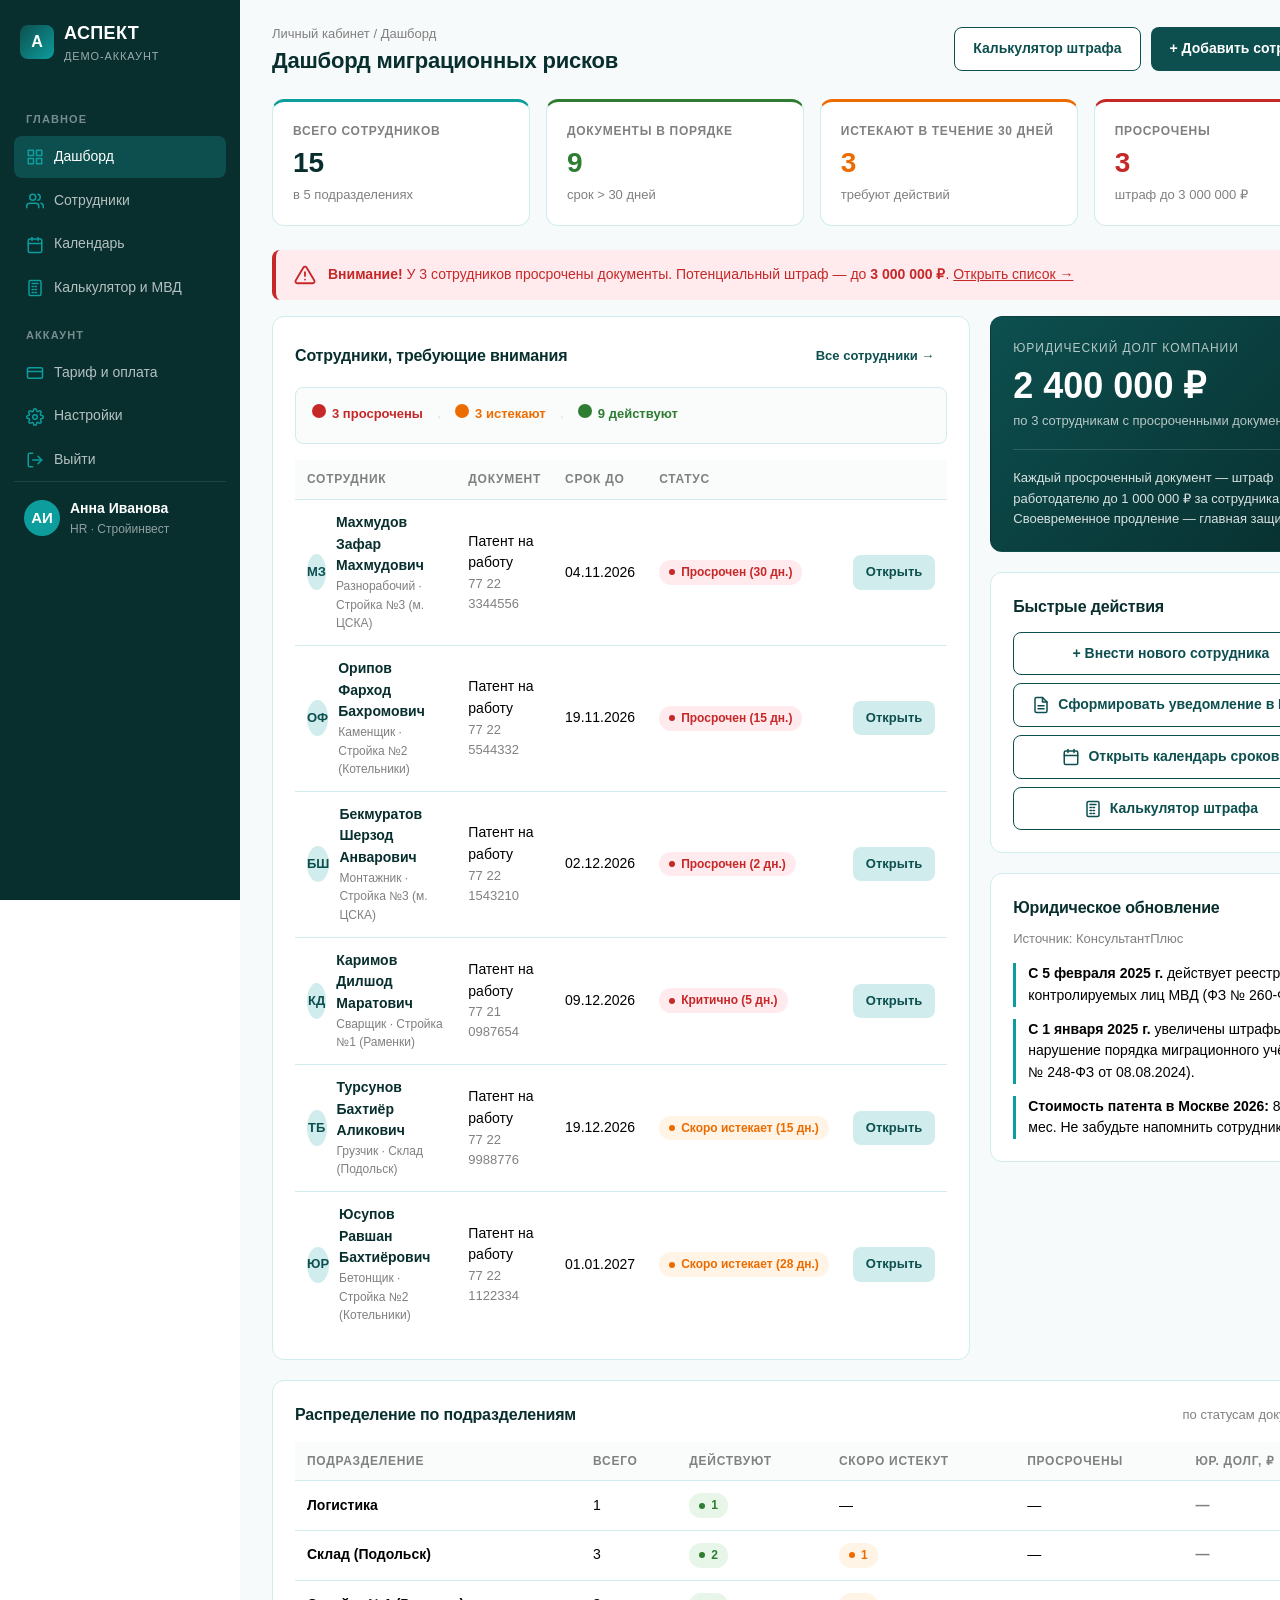
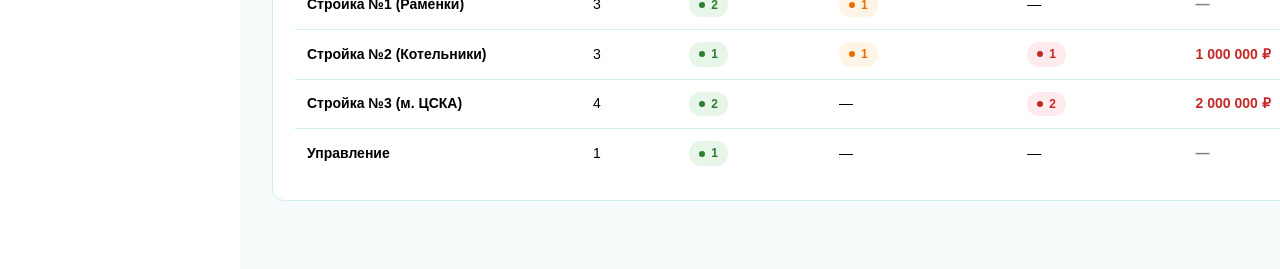
<file: dashboard.html>
<!DOCTYPE html>
<html lang="ru">
<head>
  <meta charset="UTF-8" />
  <meta name="viewport" content="width=device-width, initial-scale=1.0" />
  <title>Дашборд — Аспект</title>
  <link rel="stylesheet" href="assets/styles.css" />
</head>
<body>

<div class="app-shell">

  <!-- ===== Сайдбар ===== -->
  <aside class="sidebar">
    <a class="brand" href="index.html">
      <div class="brand__logo">А</div>
      <div>
        <div class="brand__name">АСПЕКТ</div>
        <div class="brand__tag">Демо-аккаунт</div>
      </div>
    </a>

    <div class="sidebar-section">Главное</div>
    <nav class="sidebar-nav">
      <a href="dashboard.html" class="active"><span class="sidebar-nav__icon"><svg class="icon" viewBox="0 0 24 24"><rect x="3" y="3" width="7" height="7"/><rect x="14" y="3" width="7" height="7"/><rect x="14" y="14" width="7" height="7"/><rect x="3" y="14" width="7" height="7"/></svg></span> Дашборд</a>
      <a href="employees.html"><span class="sidebar-nav__icon"><svg class="icon" viewBox="0 0 24 24"><path d="M17 21v-2a4 4 0 0 0-4-4H5a4 4 0 0 0-4 4v2"/><circle cx="9" cy="7" r="4"/><path d="M23 21v-2a4 4 0 0 0-3-3.87"/><path d="M16 3.13a4 4 0 0 1 0 7.75"/></svg></span> Сотрудники</a>
      <a href="calendar.html"><span class="sidebar-nav__icon"><svg class="icon" viewBox="0 0 24 24"><rect x="3" y="4" width="18" height="18" rx="2" ry="2"/><line x1="16" y1="2" x2="16" y2="6"/><line x1="8" y1="2" x2="8" y2="6"/><line x1="3" y1="10" x2="21" y2="10"/></svg></span> Календарь</a>
      <a href="tools.html"><span class="sidebar-nav__icon"><svg class="icon" viewBox="0 0 24 24"><rect x="4" y="2" width="16" height="20" rx="2"/><line x1="8" y1="6" x2="16" y2="6"/><line x1="8" y1="10" x2="10" y2="10"/><line x1="12" y1="10" x2="14" y2="10"/><line x1="8" y1="14" x2="10" y2="14"/><line x1="12" y1="14" x2="14" y2="14"/><line x1="8" y1="18" x2="10" y2="18"/><line x1="12" y1="18" x2="14" y2="18"/></svg></span> Калькулятор и МВД</a>
    </nav>

    <div class="sidebar-section">Аккаунт</div>
    <nav class="sidebar-nav">
      <a href="pricing.html"><span class="sidebar-nav__icon"><svg class="icon" viewBox="0 0 24 24"><rect x="2" y="5" width="20" height="14" rx="2"/><line x1="2" y1="10" x2="22" y2="10"/></svg></span> Тариф и оплата</a>
      <a href="index.html"><span class="sidebar-nav__icon"><svg class="icon" viewBox="0 0 24 24"><circle cx="12" cy="12" r="3"/><path d="M19.4 15a1.65 1.65 0 0 0 .33 1.82l.06.06a2 2 0 0 1 0 2.83 2 2 0 0 1-2.83 0l-.06-.06a1.65 1.65 0 0 0-1.82-.33 1.65 1.65 0 0 0-1 1.51V21a2 2 0 0 1-2 2 2 2 0 0 1-2-2v-.09A1.65 1.65 0 0 0 9 19.4a1.65 1.65 0 0 0-1.82.33l-.06.06a2 2 0 0 1-2.83 0 2 2 0 0 1 0-2.83l.06-.06a1.65 1.65 0 0 0 .33-1.82 1.65 1.65 0 0 0-1.51-1H3a2 2 0 0 1-2-2 2 2 0 0 1 2-2h.09A1.65 1.65 0 0 0 4.6 9a1.65 1.65 0 0 0-.33-1.82l-.06-.06a2 2 0 0 1 0-2.83 2 2 0 0 1 2.83 0l.06.06a1.65 1.65 0 0 0 1.82.33H9a1.65 1.65 0 0 0 1-1.51V3a2 2 0 0 1 2-2 2 2 0 0 1 2 2v.09a1.65 1.65 0 0 0 1 1.51 1.65 1.65 0 0 0 1.82-.33l.06-.06a2 2 0 0 1 2.83 0 2 2 0 0 1 0 2.83l-.06.06a1.65 1.65 0 0 0-.33 1.82V9a1.65 1.65 0 0 0 1.51 1H21a2 2 0 0 1 2 2 2 2 0 0 1-2 2h-.09a1.65 1.65 0 0 0-1.51 1z"/></svg></span> Настройки</a>
      <a href="index.html"><span class="sidebar-nav__icon"><svg class="icon" viewBox="0 0 24 24"><path d="M9 21H5a2 2 0 0 1-2-2V5a2 2 0 0 1 2-2h4"/><polyline points="16 17 21 12 16 7"/><line x1="21" y1="12" x2="9" y2="12"/></svg></span> Выйти</a>
    </nav>

    <div class="sidebar-user">
      <div class="sidebar-user__avatar">АИ</div>
      <div>
        <div class="sidebar-user__name">Анна Иванова</div>
        <div class="sidebar-user__role">HR · Стройинвест</div>
      </div>
    </div>
  </aside>

  <!-- ===== Основная область ===== -->
  <main class="app-main">
    <div class="app-topbar">
      <div>
        <div class="app-breadcrumbs"><a href="dashboard.html">Личный кабинет</a> / Дашборд</div>
        <h1 class="app-title">Дашборд миграционных рисков</h1>
      </div>
      <div class="app-actions">
        <a class="btn btn-secondary" href="tools.html">Калькулятор штрафа</a>
        <a class="btn btn-primary" href="employees.html?add=1">+ Добавить сотрудника</a>
      </div>
    </div>

    <!-- KPI -->
    <div class="kpi-grid" id="kpi"></div>

    <div class="alert alert--danger hidden" id="alert-expired">
      <svg class="icon icon-lg" viewBox="0 0 24 24"><path d="M10.29 3.86 1.82 18a2 2 0 0 0 1.71 3h16.94a2 2 0 0 0 1.71-3L13.71 3.86a2 2 0 0 0-3.42 0z"/><line x1="12" y1="9" x2="12" y2="13"/><line x1="12" y1="17" x2="12.01" y2="17"/></svg>
      <div id="alert-expired-text"></div>
    </div>

    <div class="two-col">
      <!-- Лево: список сотрудников -->
      <div class="panel">
        <div class="panel__head">
          <h3 class="panel__title">Сотрудники, требующие внимания</h3>
          <div class="panel__actions">
            <a class="btn btn-ghost btn-sm" href="employees.html">Все сотрудники →</a>
          </div>
        </div>

        <div class="traffic">
          <span class="traffic__dot" style="background:#C62828;"></span>
          <span style="font-size:13px;color:#C62828;font-weight:600;" id="traffic-red">0 просрочены</span>
          <span style="margin:0 8px;color:#C8DEDE;">·</span>
          <span class="traffic__dot" style="background:#ED6C02;"></span>
          <span style="font-size:13px;color:#ED6C02;font-weight:600;" id="traffic-yellow">0 истекают</span>
          <span style="margin:0 8px;color:#C8DEDE;">·</span>
          <span class="traffic__dot" style="background:#2E7D32;"></span>
          <span style="font-size:13px;color:#2E7D32;font-weight:600;" id="traffic-green">0 действуют</span>
        </div>

        <table class="table">
          <thead>
            <tr>
              <th>Сотрудник</th>
              <th>Документ</th>
              <th>Срок до</th>
              <th>Статус</th>
              <th></th>
            </tr>
          </thead>
          <tbody id="emp-table"></tbody>
        </table>
      </div>

      <!-- Право: юр. долг + быстрые действия -->
      <div>
        <div class="panel" style="background:linear-gradient(135deg,#0D4F4F,#082E2E);color:#fff;border-color:transparent;">
          <div style="font-size:12px;text-transform:uppercase;letter-spacing:0.08em;color:rgba(255,255,255,0.7);margin-bottom:8px;">
            Юридический долг компании
          </div>
          <div style="font-size:36px;font-weight:800;line-height:1.1;color:#fff;" id="legal-debt">0 ₽</div>
          <div style="font-size:13px;color:rgba(255,255,255,0.7);margin-top:6px;" id="legal-debt-sub">
            оценка по ст. 18.15 КоАП РФ
          </div>
          <div style="margin-top:18px;padding-top:18px;border-top:1px solid rgba(255,255,255,0.15);font-size:13px;color:rgba(255,255,255,0.85);">
            Каждый просроченный документ — штраф работодателю до 1 000 000 ₽ за сотрудника.
            Своевременное продление — главная защита.
          </div>
        </div>

        <div class="panel">
          <h3 class="panel__title" style="margin-bottom:12px;">Быстрые действия</h3>
          <div style="display:flex;flex-direction:column;gap:8px;">
            <a class="btn btn-secondary" href="employees.html?add=1">+ Внести нового сотрудника</a>
            <a class="btn btn-secondary" href="tools.html#mvd"><svg class="icon" viewBox="0 0 24 24"><path d="M14 2H6a2 2 0 0 0-2 2v16a2 2 0 0 0 2 2h12a2 2 0 0 0 2-2V8z"/><polyline points="14 2 14 8 20 8"/><line x1="16" y1="13" x2="8" y2="13"/><line x1="16" y1="17" x2="8" y2="17"/></svg> Сформировать уведомление в МВД</a>
            <a class="btn btn-secondary" href="calendar.html"><svg class="icon" viewBox="0 0 24 24"><rect x="3" y="4" width="18" height="18" rx="2" ry="2"/><line x1="16" y1="2" x2="16" y2="6"/><line x1="8" y1="2" x2="8" y2="6"/><line x1="3" y1="10" x2="21" y2="10"/></svg> Открыть календарь сроков</a>
            <a class="btn btn-secondary" href="tools.html#calc"><svg class="icon" viewBox="0 0 24 24"><rect x="4" y="2" width="16" height="20" rx="2"/><line x1="8" y1="6" x2="16" y2="6"/><line x1="8" y1="10" x2="10" y2="10"/><line x1="12" y1="10" x2="14" y2="10"/><line x1="8" y1="14" x2="10" y2="14"/><line x1="12" y1="14" x2="14" y2="14"/><line x1="8" y1="18" x2="10" y2="18"/><line x1="12" y1="18" x2="14" y2="18"/></svg> Калькулятор штрафа</a>
          </div>
        </div>

        <div class="panel">
          <h3 class="panel__title" style="margin-bottom:8px;">Юридическое обновление</h3>
          <div style="font-size:13px;color:var(--neutral);margin-bottom:14px;">Источник: КонсультантПлюс</div>
          <div style="font-size:14px;border-left:3px solid var(--primary-light);padding-left:12px;margin-bottom:12px;">
            <strong>С 5 февраля 2025 г.</strong> действует реестр контролируемых лиц МВД (ФЗ № 260-ФЗ).
          </div>
          <div style="font-size:14px;border-left:3px solid var(--primary-light);padding-left:12px;margin-bottom:12px;">
            <strong>С 1 января 2025 г.</strong> увеличены штрафы за нарушение порядка миграционного учёта (ФЗ № 248-ФЗ от 08.08.2024).
          </div>
          <div style="font-size:14px;border-left:3px solid var(--primary-light);padding-left:12px;">
            <strong>Стоимость патента в Москве 2026:</strong> 8 900 ₽/мес. Не забудьте напомнить сотрудникам.
          </div>
        </div>
      </div>
    </div>

    <!-- Распределение по подразделениям -->
    <div class="panel">
      <div class="panel__head">
        <h3 class="panel__title">Распределение по подразделениям</h3>
        <div class="panel__actions">
          <span class="small muted">по статусам документов</span>
        </div>
      </div>
      <table class="table">
        <thead>
          <tr>
            <th>Подразделение</th>
            <th>Всего</th>
            <th>Действуют</th>
            <th>Скоро истекут</th>
            <th>Просрочены</th>
            <th>Юр. долг, ₽</th>
          </tr>
        </thead>
        <tbody id="dept-table"></tbody>
      </table>
    </div>
  </main>
</div>

<script src="assets/app.js"></script>
<script>
(function() {
  const employees = Aspect.loadEmployees();
  const groups = Aspect.groupByStatus(employees);

  // KPI
  const debt = Aspect.legalDebt(employees);
  const totalCnt = employees.length;
  const okCnt = groups.ok.length;
  const yellowCnt = groups.soon.length + groups.critical.length;
  const redCnt = groups.expired.length;
  const noMvd = employees.filter(e => !e.mvdNotified).length;

  document.getElementById("kpi").innerHTML = `
    <div class="kpi-card kpi--accent">
      <div class="kpi-card__label">Всего сотрудников</div>
      <div class="kpi-card__value">${totalCnt}</div>
      <div class="kpi-card__sub">в 5 подразделениях</div>
    </div>
    <div class="kpi-card kpi--ok">
      <div class="kpi-card__label">Документы в порядке</div>
      <div class="kpi-card__value">${okCnt}</div>
      <div class="kpi-card__sub">срок > 30 дней</div>
    </div>
    <div class="kpi-card kpi--warning">
      <div class="kpi-card__label">Истекают в течение 30 дней</div>
      <div class="kpi-card__value">${yellowCnt}</div>
      <div class="kpi-card__sub">требуют действий</div>
    </div>
    <div class="kpi-card kpi--danger">
      <div class="kpi-card__label">Просрочены</div>
      <div class="kpi-card__value">${redCnt}</div>
      <div class="kpi-card__sub">штраф до ${Aspect.fmtMoney(redCnt * 1000000)}</div>
    </div>
  `;

  // Светофор
  document.getElementById("traffic-red").textContent = redCnt + " " + plural(redCnt, "просрочен", "просрочены", "просрочены");
  document.getElementById("traffic-yellow").textContent = yellowCnt + " " + plural(yellowCnt, "истекает", "истекают", "истекают");
  document.getElementById("traffic-green").textContent = okCnt + " " + plural(okCnt, "действует", "действуют", "действуют");

  // Алёрт
  if (redCnt > 0) {
    const alertEl = document.getElementById("alert-expired");
    document.getElementById("alert-expired-text").innerHTML =
      `<strong>Внимание!</strong> У ${redCnt} ${plural(redCnt, "сотрудника", "сотрудников", "сотрудников")} просрочены документы. ` +
      `Потенциальный штраф — до <strong>${Aspect.fmtMoney(redCnt * 1000000)}</strong>. ` +
      `<a href="employees.html?filter=expired" style="color:#C62828;text-decoration:underline;">Открыть список →</a>`;
    alertEl.classList.remove("hidden");
  }

  // Юр. долг
  document.getElementById("legal-debt").textContent = Aspect.fmtMoney(debt.total);
  document.getElementById("legal-debt-sub").textContent =
    debt.count > 0
      ? `по ${debt.count} ${plural(debt.count, "сотруднику", "сотрудникам", "сотрудникам")} с просроченными документами`
      : "оценка по ст. 18.15 КоАП РФ — на сегодня рисков нет";

  // Список «требующих внимания»
  const attention = [...groups.expired, ...groups.critical, ...groups.soon]
    .sort((a, b) => Aspect.docStatus(a).days - Aspect.docStatus(b).days)
    .slice(0, 8);

  if (attention.length === 0) {
    document.getElementById("emp-table").innerHTML =
      `<tr><td colspan="5" style="text-align:center;padding:30px;color:var(--neutral);">Все документы в порядке 👍</td></tr>`;
  } else {
    document.getElementById("emp-table").innerHTML = attention.map(e => `
      <tr>
        <td>
          <div class="emp-cell">
            <div class="emp-avatar">${Aspect.initials(e.fullName)}</div>
            <div>
              <div class="emp-cell__name">${e.fullName}</div>
              <div class="emp-cell__sub">${e.position} · ${e.department}</div>
            </div>
          </div>
        </td>
        <td>${e.docType}<div class="small muted">${e.docNumber}</div></td>
        <td>${Aspect.fmtDate(e.expiryDate)}</td>
        <td>${Aspect.statusBadge(e)}</td>
        <td><a class="btn btn-light btn-sm" href="employee.html?id=${e.id}">Открыть</a></td>
      </tr>
    `).join("");
  }

  // Подразделения
  const depts = {};
  employees.forEach(e => {
    if (!depts[e.department]) depts[e.department] = { total: 0, ok: 0, soon: 0, expired: 0 };
    depts[e.department].total++;
    const s = Aspect.docStatus(e).code;
    if (s === "ok") depts[e.department].ok++;
    else if (s === "expired") depts[e.department].expired++;
    else depts[e.department].soon++;
  });
  document.getElementById("dept-table").innerHTML = Object.keys(depts).sort().map(name => {
    const d = depts[name];
    const fine = d.expired * 1000000;
    return `
      <tr>
        <td><strong>${name}</strong></td>
        <td>${d.total}</td>
        <td><span class="badge badge-green">${d.ok}</span></td>
        <td>${d.soon > 0 ? `<span class="badge badge-yellow">${d.soon}</span>` : "—"}</td>
        <td>${d.expired > 0 ? `<span class="badge badge-red">${d.expired}</span>` : "—"}</td>
        <td><strong style="color:${fine > 0 ? '#C62828' : '#808080'};">${fine > 0 ? Aspect.fmtMoney(fine) : "—"}</strong></td>
      </tr>
    `;
  }).join("");

  function plural(n, one, few, many) {
    n = Math.abs(n) % 100;
    const n1 = n % 10;
    if (n > 10 && n < 20) return many;
    if (n1 > 1 && n1 < 5) return few;
    if (n1 === 1) return one;
    return many;
  }
})();
</script>

</body>
</html>
</file>
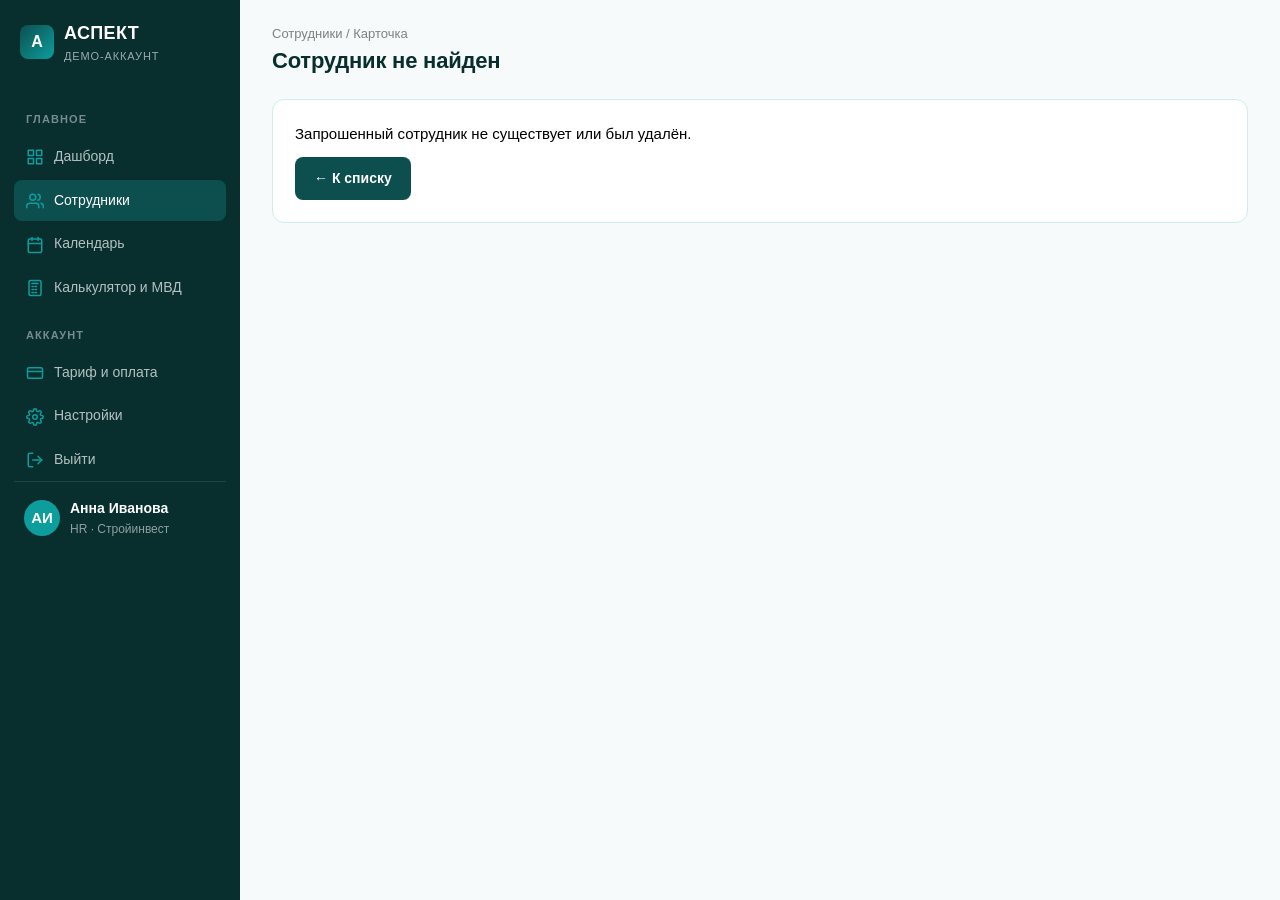
<file: employee.html>
<!DOCTYPE html>
<html lang="ru">
<head>
  <meta charset="UTF-8" />
  <meta name="viewport" content="width=device-width, initial-scale=1.0" />
  <title>Карточка сотрудника — Аспект</title>
  <link rel="stylesheet" href="assets/styles.css" />
</head>
<body>

<div class="app-shell">
  <aside class="sidebar">
    <a class="brand" href="index.html">
      <div class="brand__logo">А</div>
      <div>
        <div class="brand__name">АСПЕКТ</div>
        <div class="brand__tag">Демо-аккаунт</div>
      </div>
    </a>
    <div class="sidebar-section">Главное</div>
    <nav class="sidebar-nav">
      <a href="dashboard.html"><span class="sidebar-nav__icon"><svg class="icon" viewBox="0 0 24 24"><rect x="3" y="3" width="7" height="7"/><rect x="14" y="3" width="7" height="7"/><rect x="14" y="14" width="7" height="7"/><rect x="3" y="14" width="7" height="7"/></svg></span> Дашборд</a>
      <a href="employees.html" class="active"><span class="sidebar-nav__icon"><svg class="icon" viewBox="0 0 24 24"><path d="M17 21v-2a4 4 0 0 0-4-4H5a4 4 0 0 0-4 4v2"/><circle cx="9" cy="7" r="4"/><path d="M23 21v-2a4 4 0 0 0-3-3.87"/><path d="M16 3.13a4 4 0 0 1 0 7.75"/></svg></span> Сотрудники</a>
      <a href="calendar.html"><span class="sidebar-nav__icon"><svg class="icon" viewBox="0 0 24 24"><rect x="3" y="4" width="18" height="18" rx="2" ry="2"/><line x1="16" y1="2" x2="16" y2="6"/><line x1="8" y1="2" x2="8" y2="6"/><line x1="3" y1="10" x2="21" y2="10"/></svg></span> Календарь</a>
      <a href="tools.html"><span class="sidebar-nav__icon"><svg class="icon" viewBox="0 0 24 24"><rect x="4" y="2" width="16" height="20" rx="2"/><line x1="8" y1="6" x2="16" y2="6"/><line x1="8" y1="10" x2="10" y2="10"/><line x1="12" y1="10" x2="14" y2="10"/><line x1="8" y1="14" x2="10" y2="14"/><line x1="12" y1="14" x2="14" y2="14"/><line x1="8" y1="18" x2="10" y2="18"/><line x1="12" y1="18" x2="14" y2="18"/></svg></span> Калькулятор и МВД</a>
    </nav>
    <div class="sidebar-section">Аккаунт</div>
    <nav class="sidebar-nav">
      <a href="pricing.html"><span class="sidebar-nav__icon"><svg class="icon" viewBox="0 0 24 24"><rect x="2" y="5" width="20" height="14" rx="2"/><line x1="2" y1="10" x2="22" y2="10"/></svg></span> Тариф и оплата</a>
      <a href="index.html"><span class="sidebar-nav__icon"><svg class="icon" viewBox="0 0 24 24"><circle cx="12" cy="12" r="3"/><path d="M19.4 15a1.65 1.65 0 0 0 .33 1.82l.06.06a2 2 0 0 1 0 2.83 2 2 0 0 1-2.83 0l-.06-.06a1.65 1.65 0 0 0-1.82-.33 1.65 1.65 0 0 0-1 1.51V21a2 2 0 0 1-2 2 2 2 0 0 1-2-2v-.09A1.65 1.65 0 0 0 9 19.4a1.65 1.65 0 0 0-1.82.33l-.06.06a2 2 0 0 1-2.83 0 2 2 0 0 1 0-2.83l.06-.06a1.65 1.65 0 0 0 .33-1.82 1.65 1.65 0 0 0-1.51-1H3a2 2 0 0 1-2-2 2 2 0 0 1 2-2h.09A1.65 1.65 0 0 0 4.6 9a1.65 1.65 0 0 0-.33-1.82l-.06-.06a2 2 0 0 1 0-2.83 2 2 0 0 1 2.83 0l.06.06a1.65 1.65 0 0 0 1.82.33H9a1.65 1.65 0 0 0 1-1.51V3a2 2 0 0 1 2-2 2 2 0 0 1 2 2v.09a1.65 1.65 0 0 0 1 1.51 1.65 1.65 0 0 0 1.82-.33l.06-.06a2 2 0 0 1 2.83 0 2 2 0 0 1 0 2.83l-.06.06a1.65 1.65 0 0 0-.33 1.82V9a1.65 1.65 0 0 0 1.51 1H21a2 2 0 0 1 2 2 2 2 0 0 1-2 2h-.09a1.65 1.65 0 0 0-1.51 1z"/></svg></span> Настройки</a>
      <a href="index.html"><span class="sidebar-nav__icon"><svg class="icon" viewBox="0 0 24 24"><path d="M9 21H5a2 2 0 0 1-2-2V5a2 2 0 0 1 2-2h4"/><polyline points="16 17 21 12 16 7"/><line x1="21" y1="12" x2="9" y2="12"/></svg></span> Выйти</a>
    </nav>
    <div class="sidebar-user">
      <div class="sidebar-user__avatar">АИ</div>
      <div>
        <div class="sidebar-user__name">Анна Иванова</div>
        <div class="sidebar-user__role">HR · Стройинвест</div>
      </div>
    </div>
  </aside>

  <main class="app-main">
    <div id="content"></div>
  </main>
</div>

<script src="assets/app.js"></script>
<script>
(function() {
  const id = parseInt(new URLSearchParams(location.search).get("id"));
  const employees = Aspect.loadEmployees();
  const emp = employees.find(e => e.id === id);
  const root = document.getElementById("content");

  if (!emp) {
    root.innerHTML = `
      <div class="app-topbar">
        <div>
          <div class="app-breadcrumbs"><a href="employees.html">Сотрудники</a> / Карточка</div>
          <h1 class="app-title">Сотрудник не найден</h1>
        </div>
      </div>
      <div class="panel">
        <p>Запрошенный сотрудник не существует или был удалён.</p>
        <a class="btn btn-primary" href="employees.html">← К списку</a>
      </div>`;
    return;
  }

  const status = Aspect.docStatus(emp);
  const fineRisk = status.code === "expired" ? 1000000 : 0;
  const totalDays = Math.round((new Date(emp.expiryDate) - new Date(emp.issueDate)) / (1000*60*60*24)) || 365;
  const daysLeft = status.days;
  const daysUsed = Math.max(0, totalDays - daysLeft);
  const pct = Math.min(100, Math.max(0, (daysUsed / totalDays) * 100));
  const barCls = status.code === "expired" || status.code === "critical" ? "danger" : (status.code === "soon" ? "warn" : "");

  // История событий — мок
  const log = [
    { date: emp.issueDate, type: '<svg class="icon icon-lg" viewBox="0 0 24 24" fill="none" stroke="currentColor" stroke-width="2" stroke-linecap="round" stroke-linejoin="round"><path d="M14 2H6a2 2 0 0 0-2 2v16a2 2 0 0 0 2 2h12a2 2 0 0 0 2-2V8z"/><polyline points="14 2 14 8 20 8"/></svg>', text: `Документ выдан: ${emp.docType} № ${emp.docNumber}` },
    { date: emp.medicalCheckDate, type: '<svg class="icon icon-lg" viewBox="0 0 24 24" fill="none" stroke="currentColor" stroke-width="2" stroke-linecap="round" stroke-linejoin="round"><path d="M19 14V6a2 2 0 0 0-2-2H7a2 2 0 0 0-2 2v8"/><path d="M3 14h18v6a0 0 0 0 1 0 0H3a0 0 0 0 1 0 0v-6z"/><line x1="12" y1="8" x2="12" y2="12"/><line x1="10" y1="10" x2="14" y2="10"/></svg>', text: "Пройден медосмотр" },
    { date: emp.issueDate, type: '<svg class="icon icon-lg" viewBox="0 0 24 24" fill="none" stroke="currentColor" stroke-width="2" stroke-linecap="round" stroke-linejoin="round"><line x1="22" y1="2" x2="11" y2="13"/><polygon points="22 2 15 22 11 13 2 9 22 2"/></svg>', text: emp.mvdNotified ? "Подано уведомление в МВД о приёме на работу" : "Уведомление в МВД ещё не подано" },
    { date: Aspect.TODAY.toISOString().slice(0,10), type: status.code === "expired"
        ? '<svg class="icon icon-lg" viewBox="0 0 24 24" fill="none" stroke="currentColor" stroke-width="2" stroke-linecap="round" stroke-linejoin="round"><path d="M10.29 3.86 1.82 18a2 2 0 0 0 1.71 3h16.94a2 2 0 0 0 1.71-3L13.71 3.86a2 2 0 0 0-3.42 0z"/><line x1="12" y1="9" x2="12" y2="13"/><line x1="12" y1="17" x2="12.01" y2="17"/></svg>'
        : '<svg class="icon icon-lg" viewBox="0 0 24 24" fill="none" stroke="currentColor" stroke-width="2" stroke-linecap="round" stroke-linejoin="round"><path d="M1 12s4-8 11-8 11 8 11 8-4 8-11 8-11-8-11-8z"/><circle cx="12" cy="12" r="3"/></svg>',
      text: status.code === "expired" ? `Документ просрочен ${Math.abs(status.days)} дн. назад — требуется срочное продление` : `Текущий статус: ${status.label} (${status.days} дн. до окончания)` },
  ].filter(l => l.date);

  root.innerHTML = `
    <div class="app-topbar">
      <div>
        <div class="app-breadcrumbs"><a href="dashboard.html">Личный кабинет</a> / <a href="employees.html">Сотрудники</a> / ${emp.fullName}</div>
        <h1 class="app-title">${emp.fullName}</h1>
      </div>
      <div class="app-actions">
        <a class="btn btn-secondary" href="tools.html#mvd?id=${emp.id}"><svg class="icon" viewBox="0 0 24 24" fill="none" stroke="currentColor" stroke-width="2" stroke-linecap="round" stroke-linejoin="round"><path d="M14 2H6a2 2 0 0 0-2 2v16a2 2 0 0 0 2 2h12a2 2 0 0 0 2-2V8z"/><polyline points="14 2 14 8 20 8"/><line x1="16" y1="13" x2="8" y2="13"/><line x1="16" y1="17" x2="8" y2="17"/></svg> Сформировать уведомление МВД</a>
        <a class="btn btn-primary" href="employees.html">← К списку</a>
      </div>
    </div>

    <div class="two-col">
      <div>
        <div class="panel">
          <div style="display:flex;align-items:center;gap:18px;margin-bottom:18px;">
            <div class="emp-avatar" style="width:64px;height:64px;font-size:22px;">${Aspect.initials(emp.fullName)}</div>
            <div>
              <h3 style="margin:0;">${emp.fullName}</h3>
              <div class="muted">${emp.position || "—"} · ${emp.department || "—"} · ${emp.citizenship}</div>
              <div style="margin-top:6px;">${Aspect.statusBadge(emp)}
                ${emp.mvdNotified ? '<span class="badge badge-green" style="margin-left:8px;">МВД уведомлено</span>' : '<span class="badge badge-red" style="margin-left:8px;">МВД не уведомлено</span>'}
              </div>
            </div>
          </div>

          <h4 style="margin-top:18px;">Документ</h4>
          <table class="table" style="font-size:14px;">
            <tr><td style="width:40%;color:var(--neutral);">Тип документа</td><td><strong>${emp.docType}</strong></td></tr>
            <tr><td style="color:var(--neutral);">Номер</td><td>${emp.docNumber || "—"}</td></tr>
            <tr><td style="color:var(--neutral);">Дата выдачи</td><td>${Aspect.fmtDate(emp.issueDate)}</td></tr>
            <tr><td style="color:var(--neutral);">Дата окончания</td><td><strong>${Aspect.fmtDate(emp.expiryDate)}</strong></td></tr>
            <tr><td style="color:var(--neutral);">Медосмотр</td><td>${Aspect.fmtDate(emp.medicalCheckDate)}</td></tr>
          </table>

          <h4 style="margin-top:24px;">Срок действия</h4>
          <div style="display:flex;justify-content:space-between;font-size:13px;color:var(--neutral);margin-bottom:6px;">
            <span>${Aspect.fmtDate(emp.issueDate)}</span>
            <span>${Aspect.fmtDate(emp.expiryDate)}</span>
          </div>
          <div class="progress"><div class="progress__bar ${barCls}" style="width:${pct}%;"></div></div>
          <div style="margin-top:8px;font-size:13px;color:var(--neutral);">
            ${status.code === "expired"
              ? `<strong style="color:#C62828;">Просрочен ${Math.abs(status.days)} дн.</strong>`
              : `Осталось <strong>${status.days}</strong> дн. из <strong>${totalDays}</strong>`}
          </div>
        </div>

        <div class="panel">
          <h3 class="panel__title" style="margin-bottom:14px;">История действий</h3>
          <div style="display:flex;flex-direction:column;gap:14px;">
            ${log.map(l => `
              <div style="display:flex;gap:12px;align-items:flex-start;padding-bottom:14px;border-bottom:1px solid var(--pastel);">
                <div style="font-size:20px;">${l.type}</div>
                <div style="flex:1;">
                  <div>${l.text}</div>
                  <div class="small muted">${Aspect.fmtDate(l.date)}</div>
                </div>
              </div>
            `).join("")}
          </div>
        </div>
      </div>

      <div>
        ${status.code === "expired" ? `
          <div class="panel" style="background:#FFEBEE;border-color:#F4C5C5;">
            <div style="display:flex;align-items:center;gap:8px;color:#C62828;font-weight:700;margin-bottom:8px;"><svg class="icon" viewBox="0 0 24 24" fill="none" stroke="currentColor" stroke-width="2" stroke-linecap="round" stroke-linejoin="round"><path d="M10.29 3.86 1.82 18a2 2 0 0 0 1.71 3h16.94a2 2 0 0 0 1.71-3L13.71 3.86a2 2 0 0 0-3.42 0z"/><line x1="12" y1="9" x2="12" y2="13"/><line x1="12" y1="17" x2="12.01" y2="17"/></svg> Документ просрочен</div>
            <p style="font-size:14px;color:#C62828;margin-bottom:12px;">
              По ст. 18.15 КоАП РФ возможный штраф работодателю — <strong>до ${Aspect.fmtMoney(1000000)}</strong>.
              Возможна приостановка деятельности до 90 суток.
            </p>
            <a class="btn btn-danger btn-sm" href="tools.html#mvd">Подать уведомление в МВД</a>
          </div>
        ` : ""}

        <div class="panel">
          <h3 class="panel__title" style="margin-bottom:12px;">Юридический риск</h3>
          <div style="font-size:32px;font-weight:800;color:${fineRisk > 0 ? '#C62828' : '#2E7D32'};line-height:1.1;">
            ${Aspect.fmtMoney(fineRisk)}
          </div>
          <div class="small muted" style="margin-top:6px;">
            ${fineRisk > 0
              ? "Потенциальный штраф по этому сотруднику"
              : "На сегодня по этому сотруднику штрафа нет"}
          </div>
        </div>

        <div class="panel">
          <h3 class="panel__title" style="margin-bottom:8px;">Уведомления</h3>
          <div style="font-size:13px;border-left:3px solid var(--primary-light);padding-left:10px;margin-bottom:10px;">
            E-mail напоминание за 30 дней до окончания документа — <strong>включено</strong>
          </div>
          <div style="font-size:13px;border-left:3px solid var(--primary-light);padding-left:10px;margin-bottom:10px;">
            Push-уведомление за 7 дней — <strong>включено</strong>
          </div>
          <div style="font-size:13px;border-left:3px solid var(--neutral);padding-left:10px;">
            Telegram-бот — <strong>не подключён</strong>
            <a href="pricing.html" style="font-size:13px;">Подключить →</a>
          </div>
        </div>

        <div class="panel">
          <h3 class="panel__title" style="margin-bottom:8px;">Сканы документов</h3>
          <div style="font-size:14px;color:var(--neutral);">
            🔒 Хранятся в защищённом S3-хранилище Yandex Cloud.
          </div>
          <button class="btn btn-light btn-sm" style="margin-top:10px;">Загрузить скан</button>
        </div>
      </div>
    </div>
  `;
})();
</script>

</body>
</html>
</file>
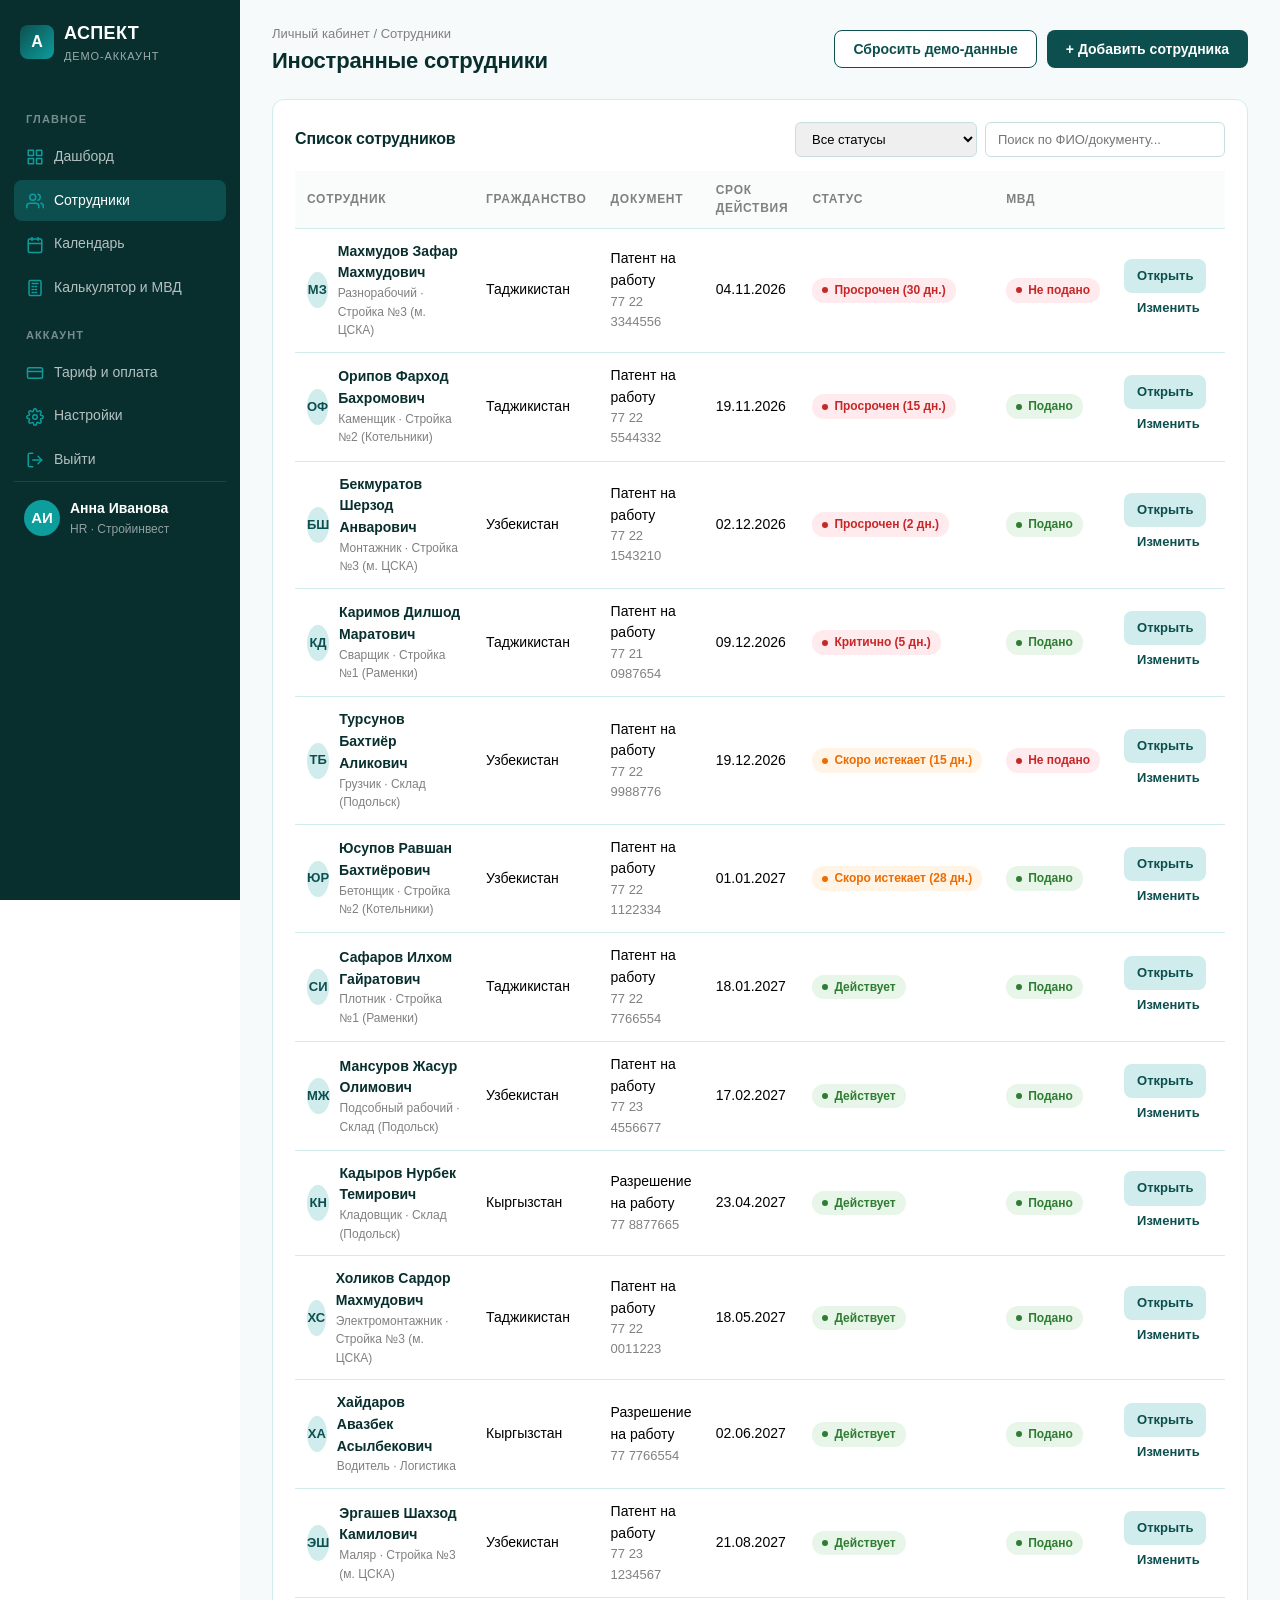
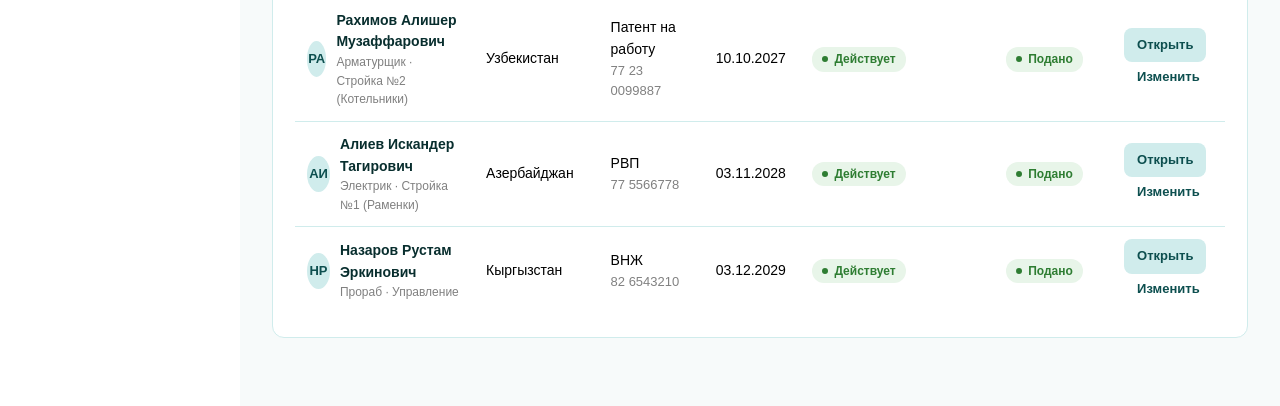
<file: employees.html>
<!DOCTYPE html>
<html lang="ru">
<head>
  <meta charset="UTF-8" />
  <meta name="viewport" content="width=device-width, initial-scale=1.0" />
  <title>Сотрудники — Аспект</title>
  <link rel="stylesheet" href="assets/styles.css" />
</head>
<body>

<div class="app-shell">
  <aside class="sidebar">
    <a class="brand" href="index.html">
      <div class="brand__logo">А</div>
      <div>
        <div class="brand__name">АСПЕКТ</div>
        <div class="brand__tag">Демо-аккаунт</div>
      </div>
    </a>
    <div class="sidebar-section">Главное</div>
    <nav class="sidebar-nav">
      <a href="dashboard.html"><span class="sidebar-nav__icon"><svg class="icon" viewBox="0 0 24 24"><rect x="3" y="3" width="7" height="7"/><rect x="14" y="3" width="7" height="7"/><rect x="14" y="14" width="7" height="7"/><rect x="3" y="14" width="7" height="7"/></svg></span> Дашборд</a>
      <a href="employees.html" class="active"><span class="sidebar-nav__icon"><svg class="icon" viewBox="0 0 24 24"><path d="M17 21v-2a4 4 0 0 0-4-4H5a4 4 0 0 0-4 4v2"/><circle cx="9" cy="7" r="4"/><path d="M23 21v-2a4 4 0 0 0-3-3.87"/><path d="M16 3.13a4 4 0 0 1 0 7.75"/></svg></span> Сотрудники</a>
      <a href="calendar.html"><span class="sidebar-nav__icon"><svg class="icon" viewBox="0 0 24 24"><rect x="3" y="4" width="18" height="18" rx="2" ry="2"/><line x1="16" y1="2" x2="16" y2="6"/><line x1="8" y1="2" x2="8" y2="6"/><line x1="3" y1="10" x2="21" y2="10"/></svg></span> Календарь</a>
      <a href="tools.html"><span class="sidebar-nav__icon"><svg class="icon" viewBox="0 0 24 24"><rect x="4" y="2" width="16" height="20" rx="2"/><line x1="8" y1="6" x2="16" y2="6"/><line x1="8" y1="10" x2="10" y2="10"/><line x1="12" y1="10" x2="14" y2="10"/><line x1="8" y1="14" x2="10" y2="14"/><line x1="12" y1="14" x2="14" y2="14"/><line x1="8" y1="18" x2="10" y2="18"/><line x1="12" y1="18" x2="14" y2="18"/></svg></span> Калькулятор и МВД</a>
    </nav>
    <div class="sidebar-section">Аккаунт</div>
    <nav class="sidebar-nav">
      <a href="pricing.html"><span class="sidebar-nav__icon"><svg class="icon" viewBox="0 0 24 24"><rect x="2" y="5" width="20" height="14" rx="2"/><line x1="2" y1="10" x2="22" y2="10"/></svg></span> Тариф и оплата</a>
      <a href="index.html"><span class="sidebar-nav__icon"><svg class="icon" viewBox="0 0 24 24"><circle cx="12" cy="12" r="3"/><path d="M19.4 15a1.65 1.65 0 0 0 .33 1.82l.06.06a2 2 0 0 1 0 2.83 2 2 0 0 1-2.83 0l-.06-.06a1.65 1.65 0 0 0-1.82-.33 1.65 1.65 0 0 0-1 1.51V21a2 2 0 0 1-2 2 2 2 0 0 1-2-2v-.09A1.65 1.65 0 0 0 9 19.4a1.65 1.65 0 0 0-1.82.33l-.06.06a2 2 0 0 1-2.83 0 2 2 0 0 1 0-2.83l.06-.06a1.65 1.65 0 0 0 .33-1.82 1.65 1.65 0 0 0-1.51-1H3a2 2 0 0 1-2-2 2 2 0 0 1 2-2h.09A1.65 1.65 0 0 0 4.6 9a1.65 1.65 0 0 0-.33-1.82l-.06-.06a2 2 0 0 1 0-2.83 2 2 0 0 1 2.83 0l.06.06a1.65 1.65 0 0 0 1.82.33H9a1.65 1.65 0 0 0 1-1.51V3a2 2 0 0 1 2-2 2 2 0 0 1 2 2v.09a1.65 1.65 0 0 0 1 1.51 1.65 1.65 0 0 0 1.82-.33l.06-.06a2 2 0 0 1 2.83 0 2 2 0 0 1 0 2.83l-.06.06a1.65 1.65 0 0 0-.33 1.82V9a1.65 1.65 0 0 0 1.51 1H21a2 2 0 0 1 2 2 2 2 0 0 1-2 2h-.09a1.65 1.65 0 0 0-1.51 1z"/></svg></span> Настройки</a>
      <a href="index.html"><span class="sidebar-nav__icon"><svg class="icon" viewBox="0 0 24 24"><path d="M9 21H5a2 2 0 0 1-2-2V5a2 2 0 0 1 2-2h4"/><polyline points="16 17 21 12 16 7"/><line x1="21" y1="12" x2="9" y2="12"/></svg></span> Выйти</a>
    </nav>
    <div class="sidebar-user">
      <div class="sidebar-user__avatar">АИ</div>
      <div>
        <div class="sidebar-user__name">Анна Иванова</div>
        <div class="sidebar-user__role">HR · Стройинвест</div>
      </div>
    </div>
  </aside>

  <main class="app-main">
    <div class="app-topbar">
      <div>
        <div class="app-breadcrumbs"><a href="dashboard.html">Личный кабинет</a> / Сотрудники</div>
        <h1 class="app-title">Иностранные сотрудники</h1>
      </div>
      <div class="app-actions">
        <button class="btn btn-secondary" id="btn-reset">Сбросить демо-данные</button>
        <button class="btn btn-primary" id="btn-add">+ Добавить сотрудника</button>
      </div>
    </div>

    <div class="panel">
      <div class="panel__head">
        <h3 class="panel__title">Список сотрудников</h3>
        <div class="panel__actions" style="gap:8px;">
          <select id="filter-status" class="form-field" style="padding:8px 12px;border:1px solid #C8DEDE;border-radius:6px;font-size:13px;">
            <option value="all">Все статусы</option>
            <option value="expired">Просроченные</option>
            <option value="critical">Критические (≤7 дней)</option>
            <option value="soon">Истекают (≤30 дней)</option>
            <option value="ok">Действуют</option>
          </select>
          <input id="search" type="text" placeholder="Поиск по ФИО/документу..." style="padding:8px 12px;border:1px solid #C8DEDE;border-radius:6px;font-size:13px;width:240px;" />
        </div>
      </div>

      <table class="table">
        <thead>
          <tr>
            <th>Сотрудник</th>
            <th>Гражданство</th>
            <th>Документ</th>
            <th>Срок действия</th>
            <th>Статус</th>
            <th>МВД</th>
            <th></th>
          </tr>
        </thead>
        <tbody id="emp-list"></tbody>
      </table>
    </div>
  </main>
</div>

<!-- Модальное окно добавления / редактирования -->
<div class="modal-backdrop" id="modal">
  <div class="modal">
    <div class="modal__head">
      <h3 class="modal__title" id="modal-title">Добавить сотрудника</h3>
      <button class="modal__close" id="modal-close">×</button>
    </div>
    <div class="modal__body">
      <form id="emp-form">
        <input type="hidden" id="f-id" />
        <div class="form-grid">
          <div class="form-field" style="grid-column:1/-1;">
            <label>ФИО *</label>
            <input id="f-name" type="text" required placeholder="Иванов Иван Иванович" />
          </div>
          <div class="form-field">
            <label>Гражданство *</label>
            <select id="f-citizenship" required>
              <option>Узбекистан</option>
              <option>Таджикистан</option>
              <option>Кыргызстан</option>
              <option>Казахстан</option>
              <option>Армения</option>
              <option>Беларусь</option>
              <option>Азербайджан</option>
              <option>Молдова</option>
              <option>Украина</option>
              <option>Другое</option>
            </select>
          </div>
          <div class="form-field">
            <label>Должность</label>
            <input id="f-position" type="text" placeholder="Монтажник" />
          </div>
          <div class="form-field">
            <label>Подразделение</label>
            <input id="f-department" type="text" placeholder="Стройка №1" />
          </div>
          <div class="form-field">
            <label>Тип документа *</label>
            <select id="f-doctype" required>
              <option>Патент на работу</option>
              <option>Разрешение на работу</option>
              <option>РВП</option>
              <option>ВНЖ</option>
              <option>Свидетельство о временном убежище</option>
            </select>
          </div>
          <div class="form-field">
            <label>Номер документа</label>
            <input id="f-docnumber" type="text" placeholder="77 22 1234567" />
          </div>
          <div class="form-field">
            <label>Дата выдачи</label>
            <input id="f-issue" type="date" />
          </div>
          <div class="form-field">
            <label>Дата окончания *</label>
            <input id="f-expiry" type="date" required />
          </div>
          <div class="form-field">
            <label>Дата медосмотра</label>
            <input id="f-medical" type="date" />
          </div>
          <div class="form-field">
            <label>Уведомление в МВД</label>
            <select id="f-mvd">
              <option value="true">Подано</option>
              <option value="false">Не подано</option>
            </select>
          </div>
        </div>
      </form>
    </div>
    <div class="modal__foot">
      <button class="btn btn-ghost" id="modal-cancel">Отмена</button>
      <button class="btn btn-danger hidden" id="btn-delete">Удалить</button>
      <button class="btn btn-primary" id="btn-save">Сохранить</button>
    </div>
  </div>
</div>

<script src="assets/app.js"></script>
<script>
(function() {
  let employees = Aspect.loadEmployees();
  const tbody = document.getElementById("emp-list");
  const modal = document.getElementById("modal");

  function render() {
    const filter = document.getElementById("filter-status").value;
    const q = document.getElementById("search").value.trim().toLowerCase();
    let list = employees.slice();
    if (filter !== "all") {
      list = list.filter(e => Aspect.docStatus(e).code === filter);
    }
    if (q) {
      list = list.filter(e =>
        e.fullName.toLowerCase().includes(q) ||
        (e.docNumber || "").toLowerCase().includes(q) ||
        (e.position || "").toLowerCase().includes(q)
      );
    }
    list.sort((a, b) => Aspect.docStatus(a).days - Aspect.docStatus(b).days);
    if (list.length === 0) {
      tbody.innerHTML = `<tr><td colspan="7" style="text-align:center;padding:30px;color:var(--neutral);">Нет сотрудников по выбранному фильтру</td></tr>`;
      return;
    }
    tbody.innerHTML = list.map(e => `
      <tr>
        <td>
          <div class="emp-cell">
            <div class="emp-avatar">${Aspect.initials(e.fullName)}</div>
            <div>
              <div class="emp-cell__name">${e.fullName}</div>
              <div class="emp-cell__sub">${e.position || "—"} · ${e.department || "—"}</div>
            </div>
          </div>
        </td>
        <td>${e.citizenship}</td>
        <td>${e.docType}<div class="small muted">${e.docNumber || ""}</div></td>
        <td>${Aspect.fmtDate(e.expiryDate)}</td>
        <td>${Aspect.statusBadge(e)}</td>
        <td>${e.mvdNotified
            ? '<span class="badge badge-green">Подано</span>'
            : '<span class="badge badge-red">Не подано</span>'}</td>
        <td>
          <a class="btn btn-light btn-sm" href="employee.html?id=${e.id}">Открыть</a>
          <button class="btn btn-ghost btn-sm" onclick="window.editEmp(${e.id})">Изменить</button>
        </td>
      </tr>
    `).join("");
  }

  // ===== Модалка =====
  function openModal(emp) {
    document.getElementById("f-id").value = emp ? emp.id : "";
    document.getElementById("modal-title").textContent = emp ? "Редактировать сотрудника" : "Добавить сотрудника";
    document.getElementById("f-name").value = emp ? emp.fullName : "";
    document.getElementById("f-citizenship").value = emp ? emp.citizenship : "Узбекистан";
    document.getElementById("f-position").value = emp ? emp.position || "" : "";
    document.getElementById("f-department").value = emp ? emp.department || "" : "";
    document.getElementById("f-doctype").value = emp ? emp.docType : "Патент на работу";
    document.getElementById("f-docnumber").value = emp ? emp.docNumber || "" : "";
    document.getElementById("f-issue").value = emp ? emp.issueDate || "" : "";
    document.getElementById("f-expiry").value = emp ? emp.expiryDate || "" : "";
    document.getElementById("f-medical").value = emp ? emp.medicalCheckDate || "" : "";
    document.getElementById("f-mvd").value = emp && !emp.mvdNotified ? "false" : "true";
    document.getElementById("btn-delete").classList.toggle("hidden", !emp);
    modal.classList.add("is-open");
  }
  function closeModal() { modal.classList.remove("is-open"); }

  document.getElementById("btn-add").addEventListener("click", () => openModal(null));
  document.getElementById("modal-close").addEventListener("click", closeModal);
  document.getElementById("modal-cancel").addEventListener("click", closeModal);
  modal.addEventListener("click", (e) => { if (e.target === modal) closeModal(); });

  document.getElementById("btn-save").addEventListener("click", () => {
    const id = document.getElementById("f-id").value;
    const data = {
      fullName: document.getElementById("f-name").value.trim(),
      citizenship: document.getElementById("f-citizenship").value,
      position: document.getElementById("f-position").value.trim(),
      department: document.getElementById("f-department").value.trim(),
      docType: document.getElementById("f-doctype").value,
      docNumber: document.getElementById("f-docnumber").value.trim(),
      issueDate: document.getElementById("f-issue").value,
      expiryDate: document.getElementById("f-expiry").value,
      medicalCheckDate: document.getElementById("f-medical").value,
      mvdNotified: document.getElementById("f-mvd").value === "true",
    };
    if (!data.fullName || !data.expiryDate) {
      alert("Заполните ФИО и дату окончания документа");
      return;
    }
    if (id) {
      const idx = employees.findIndex(e => e.id === parseInt(id));
      if (idx >= 0) employees[idx] = Object.assign({}, employees[idx], data);
    } else {
      const newId = Math.max(0, ...employees.map(e => e.id)) + 1;
      employees.push(Object.assign({ id: newId }, data));
    }
    Aspect.saveEmployees(employees);
    closeModal();
    render();
  });

  document.getElementById("btn-delete").addEventListener("click", () => {
    const id = parseInt(document.getElementById("f-id").value);
    if (!id) return;
    if (!confirm("Удалить сотрудника? Действие нельзя отменить.")) return;
    employees = employees.filter(e => e.id !== id);
    Aspect.saveEmployees(employees);
    closeModal();
    render();
  });

  document.getElementById("btn-reset").addEventListener("click", () => {
    if (confirm("Сбросить демо-данные к заводским?")) {
      Aspect.resetEmployees();
      employees = Aspect.loadEmployees();
      render();
    }
  });

  document.getElementById("filter-status").addEventListener("change", render);
  document.getElementById("search").addEventListener("input", render);

  window.editEmp = (id) => {
    const emp = employees.find(e => e.id === id);
    if (emp) openModal(emp);
  };

  // Если URL ?add=1 — открыть модалку
  if (new URLSearchParams(location.search).get("add") === "1") openModal(null);
  // Если URL ?filter=...
  const f = new URLSearchParams(location.search).get("filter");
  if (f) document.getElementById("filter-status").value = f;

  render();
})();
</script>

</body>
</html>
</file>
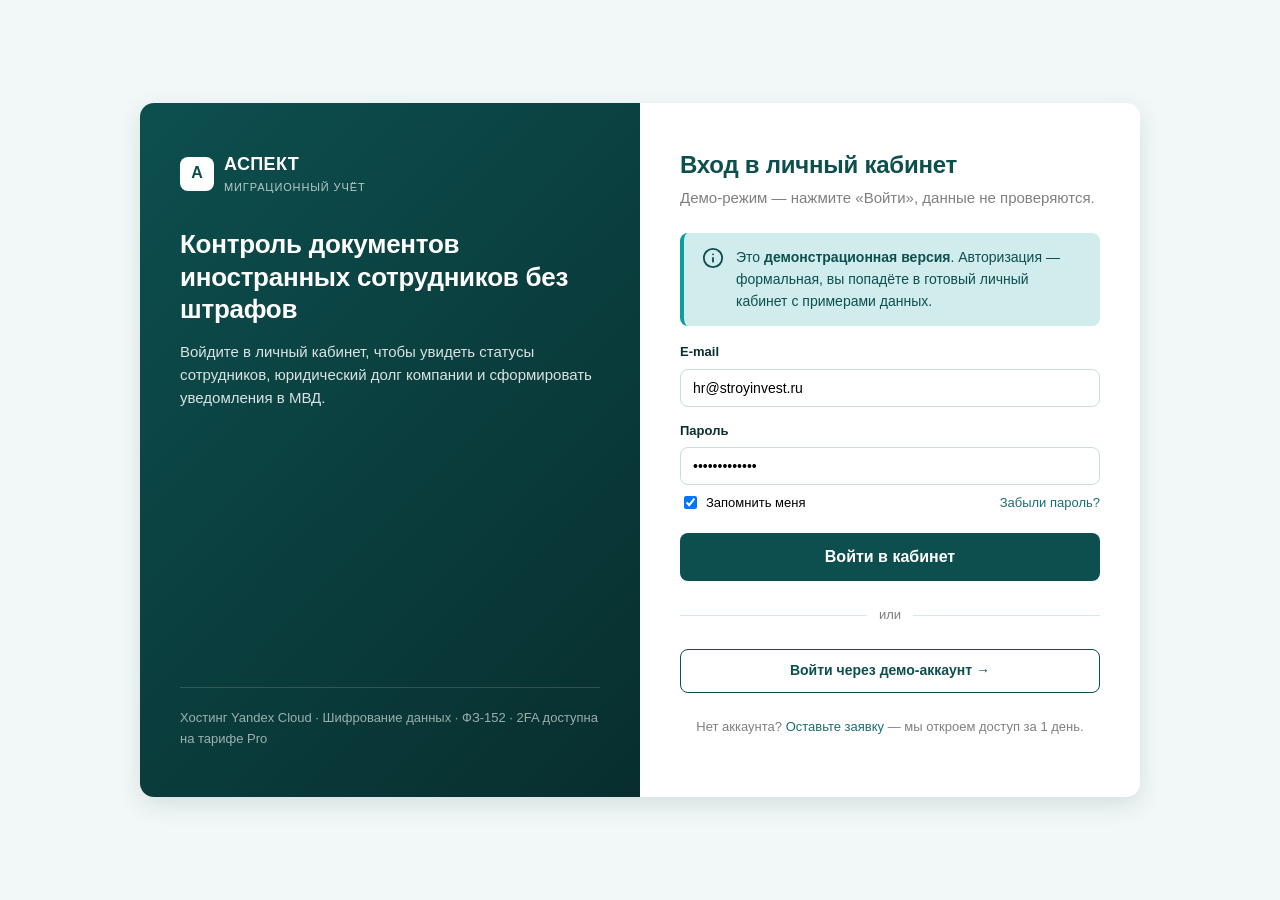
<file: login.html>
<!DOCTYPE html>
<html lang="ru">
<head>
  <meta charset="UTF-8" />
  <meta name="viewport" content="width=device-width, initial-scale=1.0" />
  <title>Вход — Аспект</title>
  <link rel="stylesheet" href="assets/styles.css" />
</head>
<body style="background:#F2F8F8;">

<div style="min-height:100vh;display:flex;align-items:center;justify-content:center;padding:24px;">
  <div style="display:grid;grid-template-columns:1fr 1fr;max-width:1000px;width:100%;background:#fff;border-radius:14px;box-shadow:var(--shadow-lg);overflow:hidden;">

    <!-- Левая панель — продукт -->
    <div style="background:linear-gradient(135deg,#0D4F4F 0%,#082E2E 100%);color:#fff;padding:48px 40px;display:flex;flex-direction:column;justify-content:space-between;min-height:520px;">
      <div>
        <a class="brand" href="index.html" style="margin-bottom:32px;text-decoration:none;">
          <div class="brand__logo" style="background:#fff;color:#0D4F4F;">А</div>
          <div>
            <div class="brand__name" style="color:#fff;">АСПЕКТ</div>
            <div class="brand__tag" style="color:rgba(255,255,255,0.7);">Миграционный учёт</div>
          </div>
        </a>
        <h2 style="color:#fff;font-size:26px;line-height:1.25;margin-bottom:14px;">
          Контроль документов иностранных сотрудников без штрафов
        </h2>
        <p style="color:rgba(255,255,255,0.85);font-size:15px;">
          Войдите в личный кабинет, чтобы увидеть статусы сотрудников,
          юридический долг компании и сформировать уведомления в МВД.
        </p>
      </div>
      <div style="border-top:1px solid rgba(255,255,255,0.15);padding-top:20px;font-size:13px;color:rgba(255,255,255,0.6);">
        Хостинг Yandex Cloud · Шифрование данных · ФЗ-152 · 2FA доступна на тарифе Pro
      </div>
    </div>

    <!-- Правая панель — форма -->
    <div style="padding:48px 40px;">
      <h1 style="font-size:24px;margin-bottom:6px;">Вход в личный кабинет</h1>
      <p class="muted" style="margin-bottom:24px;">Демо-режим — нажмите «Войти», данные не проверяются.</p>

      <div class="alert alert--info">
        <svg class="icon icon-lg" viewBox="0 0 24 24"><circle cx="12" cy="12" r="10"/><line x1="12" y1="16" x2="12" y2="12"/><line x1="12" y1="8" x2="12.01" y2="8"/></svg>
        <div>
          Это <strong>демонстрационная версия</strong>. Авторизация — формальная,
          вы попадёте в готовый личный кабинет с примерами данных.
        </div>
      </div>

      <form onsubmit="event.preventDefault(); window.location.href='dashboard.html';">
        <div class="form-field" style="margin-bottom:14px;">
          <label for="email">E-mail</label>
          <input id="email" type="email" placeholder="hr@your-company.ru" value="hr@stroyinvest.ru" />
        </div>
        <div class="form-field" style="margin-bottom:8px;">
          <label for="password">Пароль</label>
          <input id="password" type="password" placeholder="••••••••" value="demo-password" />
        </div>
        <div style="display:flex;justify-content:space-between;align-items:center;margin-bottom:20px;">
          <label style="display:flex;align-items:center;gap:6px;font-size:13px;">
            <input type="checkbox" checked /> Запомнить меня
          </label>
          <a href="#" style="font-size:13px;">Забыли пароль?</a>
        </div>
        <button class="btn btn-primary btn-lg" type="submit" style="width:100%;">
          Войти в кабинет
        </button>
      </form>

      <div style="margin:24px 0;text-align:center;color:var(--neutral);font-size:13px;position:relative;">
        <div style="border-top:1px solid var(--pastel);position:absolute;top:50%;left:0;right:0;"></div>
        <span style="background:#fff;padding:0 12px;position:relative;">или</span>
      </div>

      <a class="btn btn-secondary" href="dashboard.html" style="width:100%;">
        Войти через демо-аккаунт →
      </a>

      <p class="small muted" style="text-align:center;margin-top:24px;">
        Нет аккаунта? <a href="index.html#contact">Оставьте заявку</a> — мы откроем доступ за 1 день.
      </p>
    </div>

  </div>
</div>

<style>
  @media (max-width: 760px) {
    body > div > div { grid-template-columns: 1fr !important; }
    body > div > div > div:first-child { min-height: auto !important; padding: 32px 24px !important; }
    body > div > div > div:last-child { padding: 32px 24px !important; }
  }
</style>

</body>
</html>
</file>
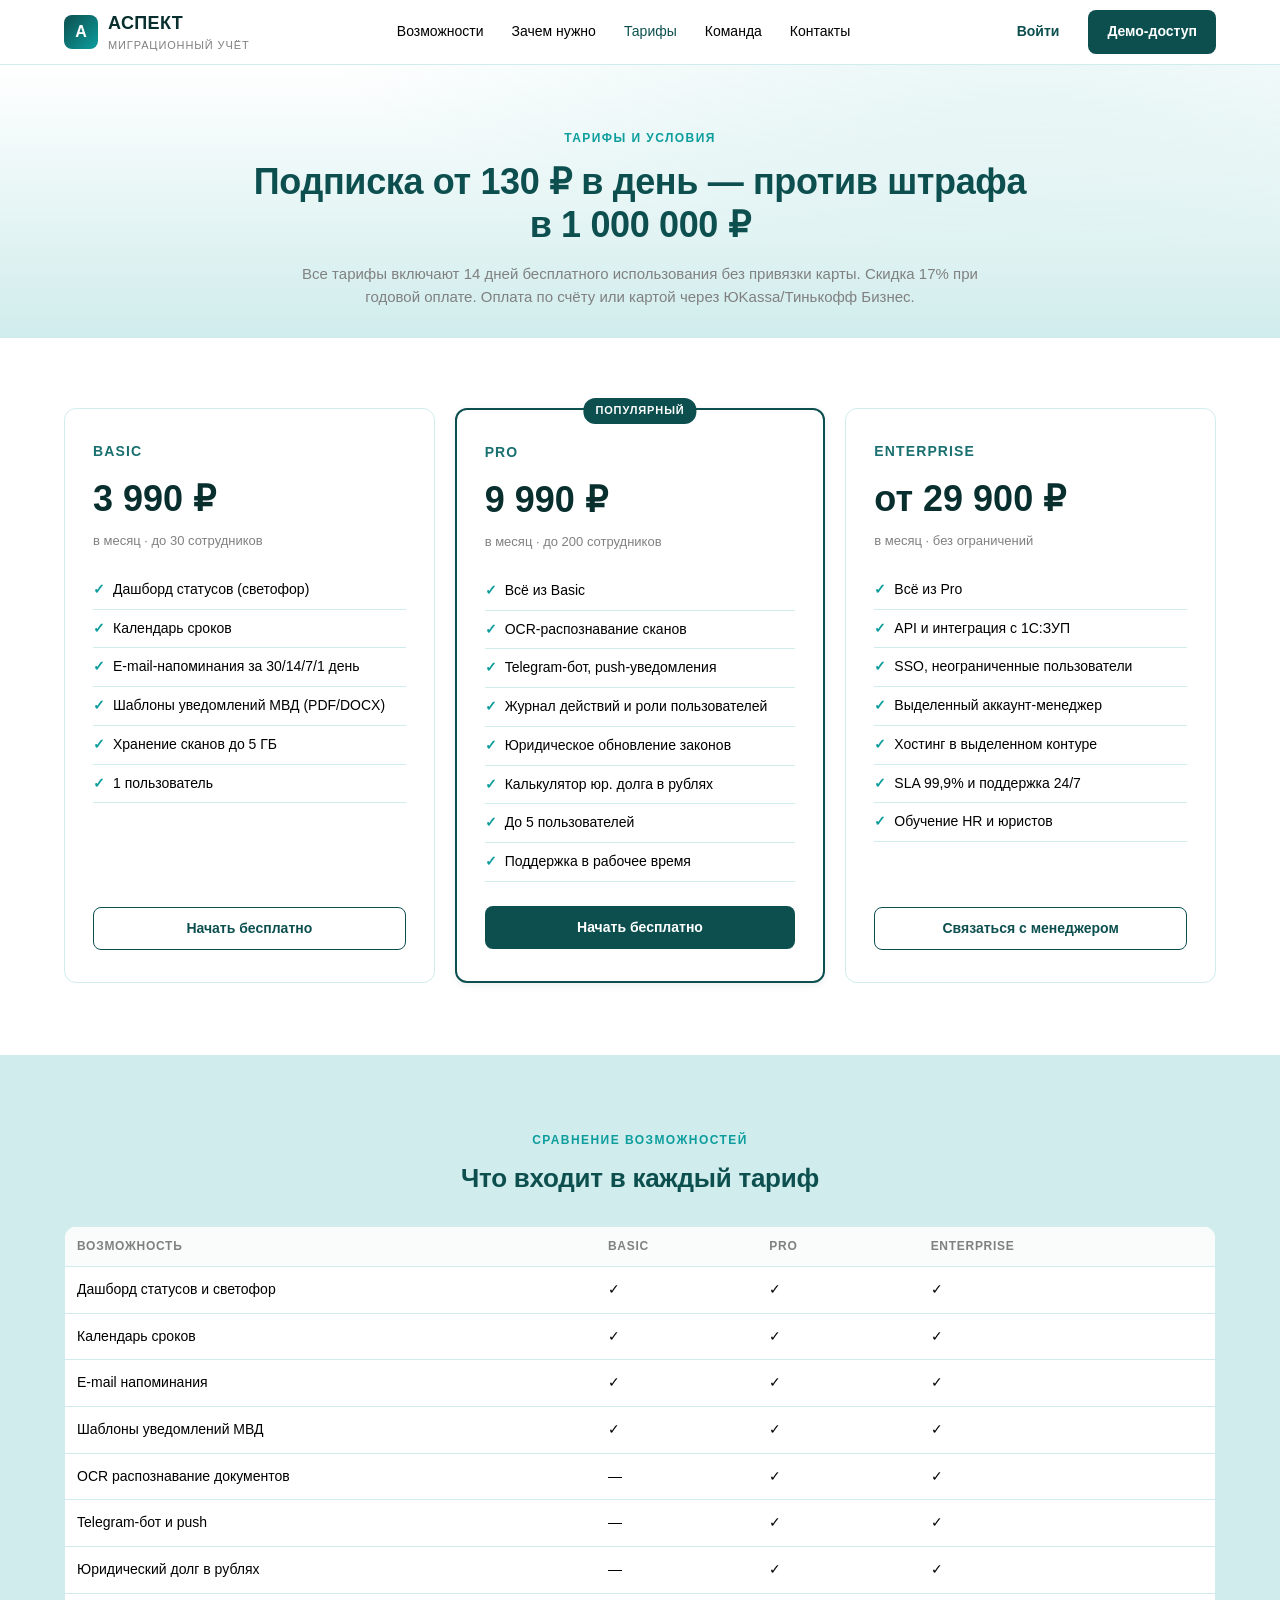
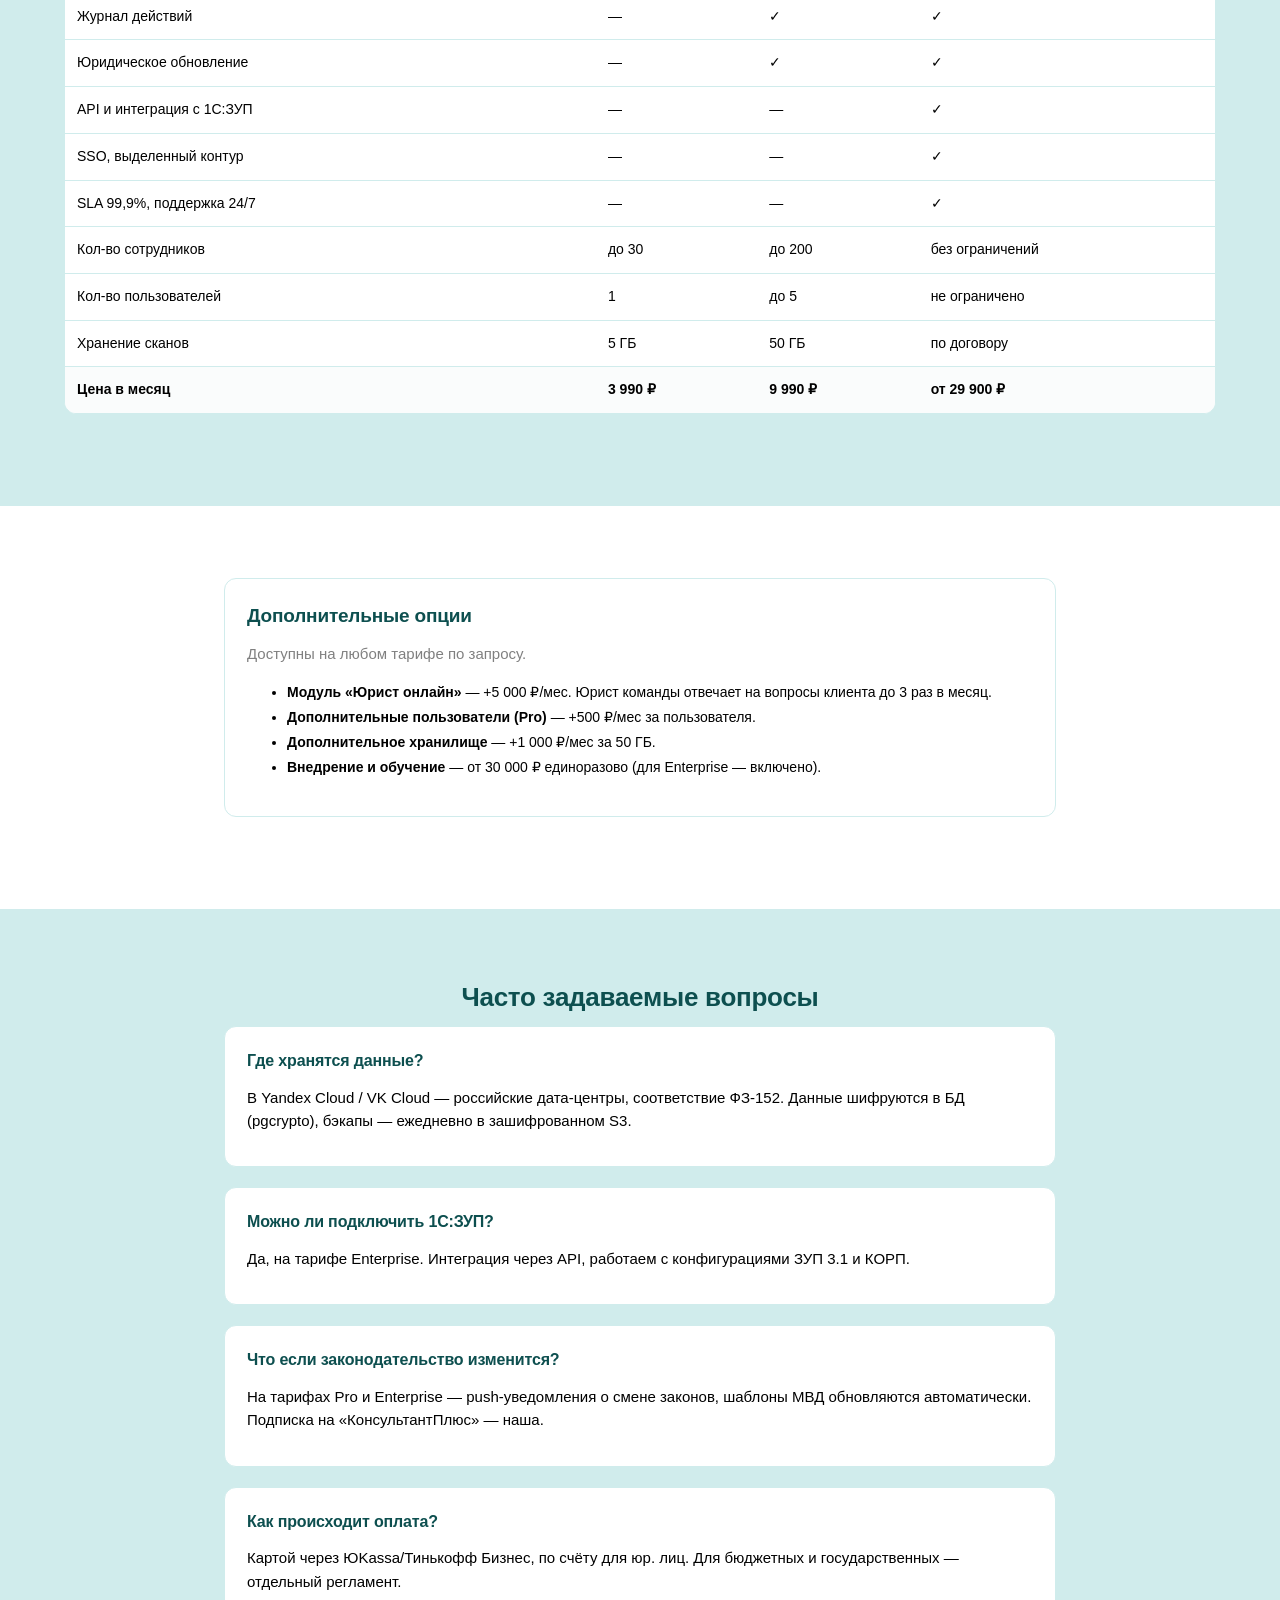
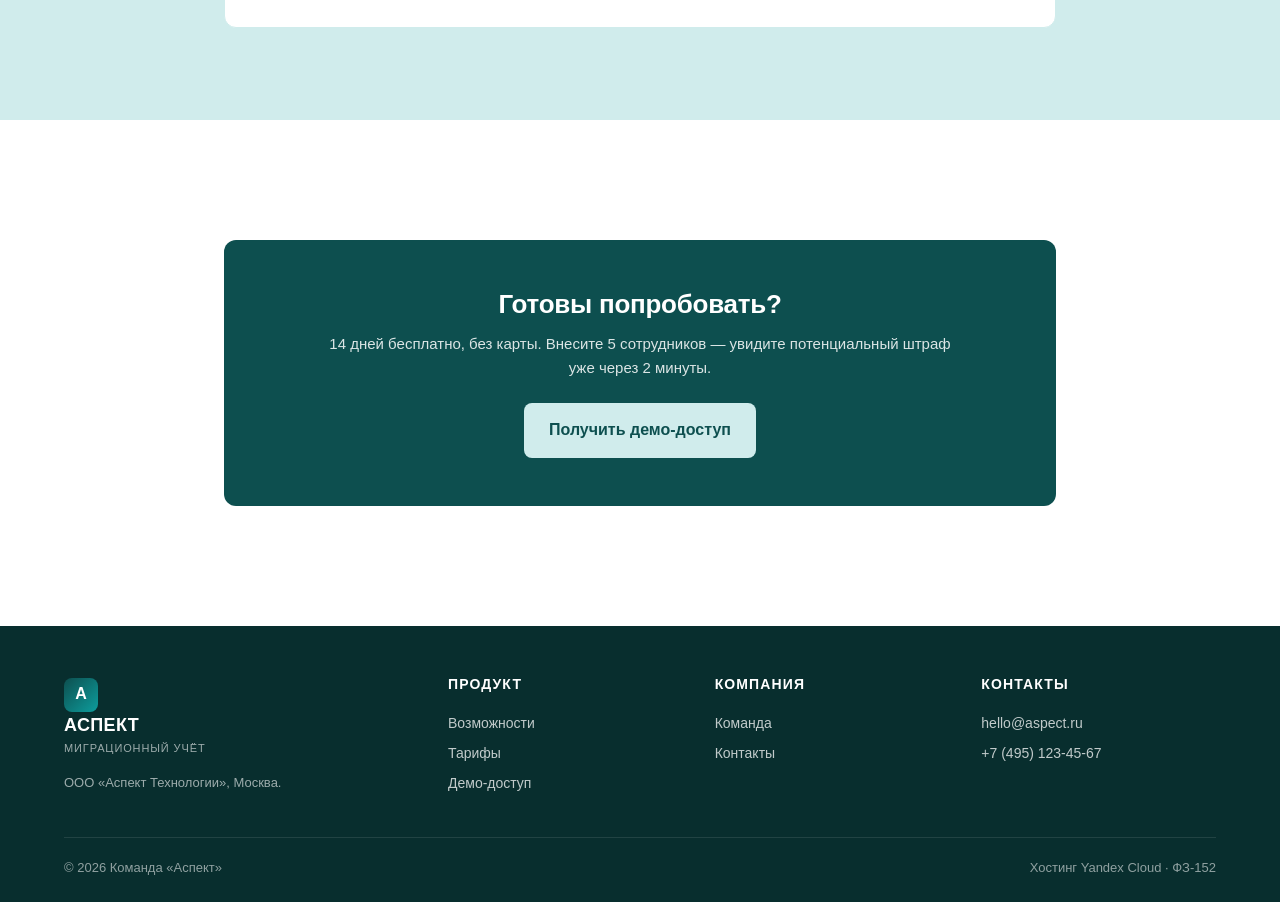
<file: pricing.html>
<!DOCTYPE html>
<html lang="ru">
<head>
  <meta charset="UTF-8" />
  <meta name="viewport" content="width=device-width, initial-scale=1.0" />
  <title>Тарифы — Аспект</title>
  <link rel="stylesheet" href="assets/styles.css" />
</head>
<body>

<header class="site-header">
  <div class="container site-header__inner">
    <a class="brand" href="index.html">
      <div class="brand__logo">А</div>
      <div>
        <div class="brand__name">АСПЕКТ</div>
        <div class="brand__tag">Миграционный учёт</div>
      </div>
    </a>
    <nav class="nav">
      <a href="index.html#features">Возможности</a>
      <a href="index.html#problem">Зачем нужно</a>
      <a href="pricing.html" class="active">Тарифы</a>
      <a href="index.html#team">Команда</a>
      <a href="index.html#contact">Контакты</a>
    </nav>
    <div class="header-actions">
      <a class="btn btn-ghost" href="login.html">Войти</a>
      <a class="btn btn-primary" href="login.html">Демо-доступ</a>
    </div>
  </div>
</header>

<section class="hero" style="padding:60px 0 30px 0;">
  <div class="container" style="text-align:center;">
    <span class="eyebrow">Тарифы и условия</span>
    <h1 style="max-width:800px;margin:0 auto 16px auto;">Подписка от 130 ₽ в день — против штрафа в 1 000 000 ₽</h1>
    <p class="muted" style="max-width:680px;margin:0 auto;">
      Все тарифы включают 14 дней бесплатного использования без привязки карты.
      Скидка 17% при годовой оплате. Оплата по счёту или картой через ЮKassa/Тинькофф Бизнес.
    </p>
  </div>
</section>

<section class="section" style="padding-top:30px;">
  <div class="container">
    <div class="pricing-grid">
      <div class="price-card">
        <div class="price-card__name">Basic</div>
        <div class="price-card__price">3 990 ₽</div>
        <div class="price-card__period">в месяц · до 30 сотрудников</div>
        <ul>
          <li>Дашборд статусов (светофор)</li>
          <li>Календарь сроков</li>
          <li>E-mail-напоминания за 30/14/7/1 день</li>
          <li>Шаблоны уведомлений МВД (PDF/DOCX)</li>
          <li>Хранение сканов до 5 ГБ</li>
          <li>1 пользователь</li>
        </ul>
        <a class="btn btn-secondary" href="login.html">Начать бесплатно</a>
      </div>

      <div class="price-card featured">
        <div class="price-card__name">Pro</div>
        <div class="price-card__price">9 990 ₽</div>
        <div class="price-card__period">в месяц · до 200 сотрудников</div>
        <ul>
          <li>Всё из Basic</li>
          <li>OCR-распознавание сканов</li>
          <li>Telegram-бот, push-уведомления</li>
          <li>Журнал действий и роли пользователей</li>
          <li>Юридическое обновление законов</li>
          <li>Калькулятор юр. долга в рублях</li>
          <li>До 5 пользователей</li>
          <li>Поддержка в рабочее время</li>
        </ul>
        <a class="btn btn-primary" href="login.html">Начать бесплатно</a>
      </div>

      <div class="price-card">
        <div class="price-card__name">Enterprise</div>
        <div class="price-card__price">от 29 900 ₽</div>
        <div class="price-card__period">в месяц · без ограничений</div>
        <ul>
          <li>Всё из Pro</li>
          <li>API и интеграция с 1С:ЗУП</li>
          <li>SSO, неограниченные пользователи</li>
          <li>Выделенный аккаунт-менеджер</li>
          <li>Хостинг в выделенном контуре</li>
          <li>SLA 99,9% и поддержка 24/7</li>
          <li>Обучение HR и юристов</li>
        </ul>
        <a class="btn btn-secondary" href="index.html#contact">Связаться с менеджером</a>
      </div>
    </div>
  </div>
</section>

<section class="section section-pastel">
  <div class="container">
    <div style="text-align:center;margin-bottom:32px;">
      <span class="eyebrow">Сравнение возможностей</span>
      <h2>Что входит в каждый тариф</h2>
    </div>
    <div class="panel" style="padding:0;overflow:hidden;">
      <table class="table">
        <thead>
          <tr>
            <th>Возможность</th>
            <th>Basic</th>
            <th>Pro</th>
            <th>Enterprise</th>
          </tr>
        </thead>
        <tbody>
          <tr><td>Дашборд статусов и светофор</td><td>✓</td><td>✓</td><td>✓</td></tr>
          <tr><td>Календарь сроков</td><td>✓</td><td>✓</td><td>✓</td></tr>
          <tr><td>E-mail напоминания</td><td>✓</td><td>✓</td><td>✓</td></tr>
          <tr><td>Шаблоны уведомлений МВД</td><td>✓</td><td>✓</td><td>✓</td></tr>
          <tr><td>OCR распознавание документов</td><td>—</td><td>✓</td><td>✓</td></tr>
          <tr><td>Telegram-бот и push</td><td>—</td><td>✓</td><td>✓</td></tr>
          <tr><td>Юридический долг в рублях</td><td>—</td><td>✓</td><td>✓</td></tr>
          <tr><td>Журнал действий</td><td>—</td><td>✓</td><td>✓</td></tr>
          <tr><td>Юридическое обновление</td><td>—</td><td>✓</td><td>✓</td></tr>
          <tr><td>API и интеграция с 1С:ЗУП</td><td>—</td><td>—</td><td>✓</td></tr>
          <tr><td>SSO, выделенный контур</td><td>—</td><td>—</td><td>✓</td></tr>
          <tr><td>SLA 99,9%, поддержка 24/7</td><td>—</td><td>—</td><td>✓</td></tr>
          <tr><td>Кол-во сотрудников</td><td>до 30</td><td>до 200</td><td>без ограничений</td></tr>
          <tr><td>Кол-во пользователей</td><td>1</td><td>до 5</td><td>не ограничено</td></tr>
          <tr><td>Хранение сканов</td><td>5 ГБ</td><td>50 ГБ</td><td>по договору</td></tr>
          <tr style="background:#FAFCFC;">
            <td><strong>Цена в месяц</strong></td>
            <td><strong>3 990 ₽</strong></td>
            <td><strong>9 990 ₽</strong></td>
            <td><strong>от 29 900 ₽</strong></td>
          </tr>
        </tbody>
      </table>
    </div>
  </div>
</section>

<section class="section">
  <div class="container-narrow">
    <div class="panel">
      <h3>Дополнительные опции</h3>
      <p class="muted">Доступны на любом тарифе по запросу.</p>
      <ul style="font-size:14px;line-height:1.8;">
        <li><strong>Модуль «Юрист онлайн»</strong> — +5 000 ₽/мес. Юрист команды отвечает на вопросы клиента до 3 раз в месяц.</li>
        <li><strong>Дополнительные пользователи (Pro)</strong> — +500 ₽/мес за пользователя.</li>
        <li><strong>Дополнительное хранилище</strong> — +1 000 ₽/мес за 50 ГБ.</li>
        <li><strong>Внедрение и обучение</strong> — от 30 000 ₽ единоразово (для Enterprise — включено).</li>
      </ul>
    </div>
  </div>
</section>

<section class="section section-pastel">
  <div class="container-narrow">
    <h2 style="text-align:center;">Часто задаваемые вопросы</h2>
    <div class="panel">
      <h4>Где хранятся данные?</h4>
      <p>В Yandex Cloud / VK Cloud — российские дата-центры, соответствие ФЗ-152. Данные шифруются в БД (pgcrypto), бэкапы — ежедневно в зашифрованном S3.</p>
    </div>
    <div class="panel">
      <h4>Можно ли подключить 1С:ЗУП?</h4>
      <p>Да, на тарифе Enterprise. Интеграция через API, работаем с конфигурациями ЗУП 3.1 и КОРП.</p>
    </div>
    <div class="panel">
      <h4>Что если законодательство изменится?</h4>
      <p>На тарифах Pro и Enterprise — push-уведомления о смене законов, шаблоны МВД обновляются автоматически. Подписка на «КонсультантПлюс» — наша.</p>
    </div>
    <div class="panel">
      <h4>Как происходит оплата?</h4>
      <p>Картой через ЮKassa/Тинькофф Бизнес, по счёту для юр. лиц. Для бюджетных и государственных — отдельный регламент.</p>
    </div>
  </div>
</section>

<section class="section">
  <div class="container-narrow">
    <div class="cta-banner">
      <h2>Готовы попробовать?</h2>
      <p>14 дней бесплатно, без карты. Внесите 5 сотрудников — увидите потенциальный штраф уже через 2 минуты.</p>
      <a class="btn btn-light btn-lg" href="login.html">Получить демо-доступ</a>
    </div>
  </div>
</section>

<footer class="site-footer">
  <div class="container">
    <div class="footer-grid">
      <div>
        <a class="brand" href="index.html" style="margin-bottom:12px;">
          <div class="brand__logo">А</div>
          <div>
            <div class="brand__name" style="color:#fff;">АСПЕКТ</div>
            <div class="brand__tag" style="color:rgba(255,255,255,0.6);">Миграционный учёт</div>
          </div>
        </a>
        <p style="color:rgba(255,255,255,0.6);font-size:13px;">ООО «Аспект Технологии», Москва.</p>
      </div>
      <div>
        <h4>Продукт</h4>
        <a href="index.html#features">Возможности</a>
        <a href="pricing.html">Тарифы</a>
        <a href="login.html">Демо-доступ</a>
      </div>
      <div>
        <h4>Компания</h4>
        <a href="index.html#team">Команда</a>
        <a href="index.html#contact">Контакты</a>
      </div>
      <div>
        <h4>Контакты</h4>
        <a href="mailto:hello@aspect.ru">hello@aspect.ru</a>
        <a href="tel:+74951234567">+7 (495) 123-45-67</a>
      </div>
    </div>
    <div class="footer-bottom">
      <span>© 2026 Команда «Аспект»</span>
      <span>Хостинг Yandex Cloud · ФЗ-152</span>
    </div>
  </div>
</footer>

</body>
</html>
</file>
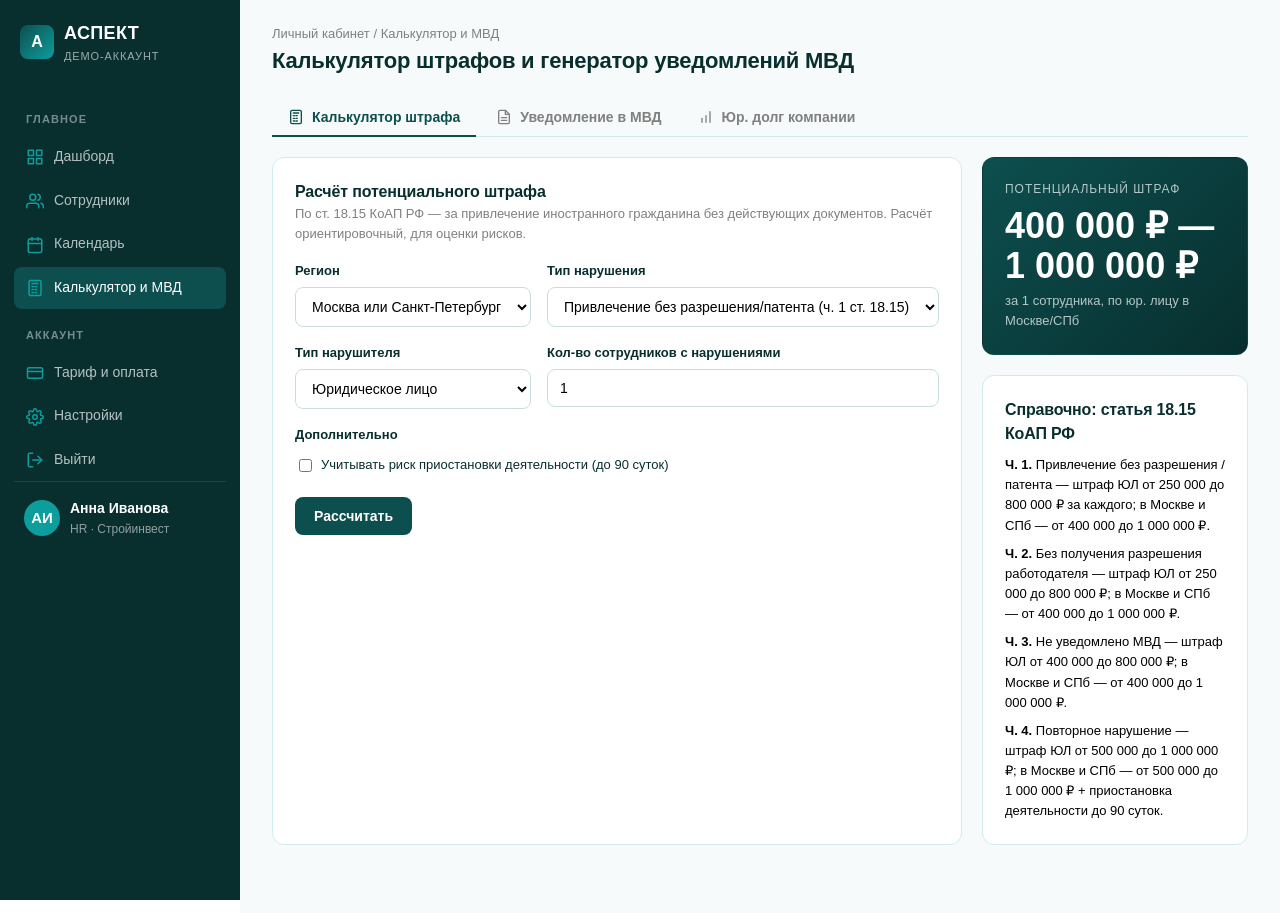
<file: tools.html>
<!DOCTYPE html>
<html lang="ru">
<head>
  <meta charset="UTF-8" />
  <meta name="viewport" content="width=device-width, initial-scale=1.0" />
  <title>Калькулятор и МВД — Аспект</title>
  <link rel="stylesheet" href="assets/styles.css" />
  <style>
    .tab-bar {
      display: flex;
      gap: 4px;
      margin-bottom: 20px;
      border-bottom: 1px solid var(--pastel);
    }
    .tab-btn {
      background: transparent;
      border: none;
      padding: 10px 16px;
      font-size: 14px;
      font-weight: 600;
      color: var(--neutral);
      cursor: pointer;
      border-bottom: 2px solid transparent;
      margin-bottom: -1px;
      display: inline-flex;
      align-items: center;
      gap: 8px;
    }
    .tab-btn .icon { width: 16px; height: 16px; }
    .tab-btn.active {
      color: var(--primary-dark);
      border-bottom-color: var(--primary-dark);
    }
    .tab-pane { display: none; }
    .tab-pane.active { display: block; }
    .doc-preview {
      background: #fff;
      border: 1px solid var(--pastel);
      border-radius: 8px;
      padding: 32px 36px;
      font-family: "Times New Roman", Times, serif;
      font-size: 13px;
      line-height: 1.6;
      color: #000;
    }
    .doc-preview h2 {
      text-align: center;
      font-family: "Times New Roman", serif;
      color: #000;
      font-size: 16px;
      letter-spacing: 0.05em;
    }
    .doc-preview .row {
      display: flex;
      justify-content: space-between;
      margin: 4px 0;
      gap: 16px;
    }
    .doc-preview .label {
      width: 220px;
      flex-shrink: 0;
      color: #555;
    }
    .doc-preview .underline {
      flex: 1;
      border-bottom: 1px solid #888;
      padding: 0 4px;
    }
  </style>
</head>
<body>

<div class="app-shell">
  <aside class="sidebar">
    <a class="brand" href="index.html">
      <div class="brand__logo">А</div>
      <div>
        <div class="brand__name">АСПЕКТ</div>
        <div class="brand__tag">Демо-аккаунт</div>
      </div>
    </a>
    <div class="sidebar-section">Главное</div>
    <nav class="sidebar-nav">
      <a href="dashboard.html"><span class="sidebar-nav__icon"><svg class="icon" viewBox="0 0 24 24"><rect x="3" y="3" width="7" height="7"/><rect x="14" y="3" width="7" height="7"/><rect x="14" y="14" width="7" height="7"/><rect x="3" y="14" width="7" height="7"/></svg></span> Дашборд</a>
      <a href="employees.html"><span class="sidebar-nav__icon"><svg class="icon" viewBox="0 0 24 24"><path d="M17 21v-2a4 4 0 0 0-4-4H5a4 4 0 0 0-4 4v2"/><circle cx="9" cy="7" r="4"/><path d="M23 21v-2a4 4 0 0 0-3-3.87"/><path d="M16 3.13a4 4 0 0 1 0 7.75"/></svg></span> Сотрудники</a>
      <a href="calendar.html"><span class="sidebar-nav__icon"><svg class="icon" viewBox="0 0 24 24"><rect x="3" y="4" width="18" height="18" rx="2" ry="2"/><line x1="16" y1="2" x2="16" y2="6"/><line x1="8" y1="2" x2="8" y2="6"/><line x1="3" y1="10" x2="21" y2="10"/></svg></span> Календарь</a>
      <a href="tools.html" class="active"><span class="sidebar-nav__icon"><svg class="icon" viewBox="0 0 24 24"><rect x="4" y="2" width="16" height="20" rx="2"/><line x1="8" y1="6" x2="16" y2="6"/><line x1="8" y1="10" x2="10" y2="10"/><line x1="12" y1="10" x2="14" y2="10"/><line x1="8" y1="14" x2="10" y2="14"/><line x1="12" y1="14" x2="14" y2="14"/><line x1="8" y1="18" x2="10" y2="18"/><line x1="12" y1="18" x2="14" y2="18"/></svg></span> Калькулятор и МВД</a>
    </nav>
    <div class="sidebar-section">Аккаунт</div>
    <nav class="sidebar-nav">
      <a href="pricing.html"><span class="sidebar-nav__icon"><svg class="icon" viewBox="0 0 24 24"><rect x="2" y="5" width="20" height="14" rx="2"/><line x1="2" y1="10" x2="22" y2="10"/></svg></span> Тариф и оплата</a>
      <a href="index.html"><span class="sidebar-nav__icon"><svg class="icon" viewBox="0 0 24 24"><circle cx="12" cy="12" r="3"/><path d="M19.4 15a1.65 1.65 0 0 0 .33 1.82l.06.06a2 2 0 0 1 0 2.83 2 2 0 0 1-2.83 0l-.06-.06a1.65 1.65 0 0 0-1.82-.33 1.65 1.65 0 0 0-1 1.51V21a2 2 0 0 1-2 2 2 2 0 0 1-2-2v-.09A1.65 1.65 0 0 0 9 19.4a1.65 1.65 0 0 0-1.82.33l-.06.06a2 2 0 0 1-2.83 0 2 2 0 0 1 0-2.83l.06-.06a1.65 1.65 0 0 0 .33-1.82 1.65 1.65 0 0 0-1.51-1H3a2 2 0 0 1-2-2 2 2 0 0 1 2-2h.09A1.65 1.65 0 0 0 4.6 9a1.65 1.65 0 0 0-.33-1.82l-.06-.06a2 2 0 0 1 0-2.83 2 2 0 0 1 2.83 0l.06.06a1.65 1.65 0 0 0 1.82.33H9a1.65 1.65 0 0 0 1-1.51V3a2 2 0 0 1 2-2 2 2 0 0 1 2 2v.09a1.65 1.65 0 0 0 1 1.51 1.65 1.65 0 0 0 1.82-.33l.06-.06a2 2 0 0 1 2.83 0 2 2 0 0 1 0 2.83l-.06.06a1.65 1.65 0 0 0-.33 1.82V9a1.65 1.65 0 0 0 1.51 1H21a2 2 0 0 1 2 2 2 2 0 0 1-2 2h-.09a1.65 1.65 0 0 0-1.51 1z"/></svg></span> Настройки</a>
      <a href="index.html"><span class="sidebar-nav__icon"><svg class="icon" viewBox="0 0 24 24"><path d="M9 21H5a2 2 0 0 1-2-2V5a2 2 0 0 1 2-2h4"/><polyline points="16 17 21 12 16 7"/><line x1="21" y1="12" x2="9" y2="12"/></svg></span> Выйти</a>
    </nav>
    <div class="sidebar-user">
      <div class="sidebar-user__avatar">АИ</div>
      <div>
        <div class="sidebar-user__name">Анна Иванова</div>
        <div class="sidebar-user__role">HR · Стройинвест</div>
      </div>
    </div>
  </aside>

  <main class="app-main">
    <div class="app-topbar">
      <div>
        <div class="app-breadcrumbs"><a href="dashboard.html">Личный кабинет</a> / Калькулятор и МВД</div>
        <h1 class="app-title">Калькулятор штрафов и генератор уведомлений МВД</h1>
      </div>
    </div>

    <div class="tab-bar">
      <button class="tab-btn active" data-tab="calc"><svg class="icon" viewBox="0 0 24 24"><rect x="4" y="2" width="16" height="20" rx="2"/><line x1="8" y1="6" x2="16" y2="6"/><line x1="8" y1="10" x2="10" y2="10"/><line x1="12" y1="10" x2="14" y2="10"/><line x1="8" y1="14" x2="10" y2="14"/><line x1="12" y1="14" x2="14" y2="14"/><line x1="8" y1="18" x2="10" y2="18"/><line x1="12" y1="18" x2="14" y2="18"/></svg> Калькулятор штрафа</button>
      <button class="tab-btn" data-tab="mvd"><svg class="icon" viewBox="0 0 24 24"><path d="M14 2H6a2 2 0 0 0-2 2v16a2 2 0 0 0 2 2h12a2 2 0 0 0 2-2V8z"/><polyline points="14 2 14 8 20 8"/><line x1="16" y1="13" x2="8" y2="13"/><line x1="16" y1="17" x2="8" y2="17"/></svg> Уведомление в МВД</button>
      <button class="tab-btn" data-tab="risk"><svg class="icon" viewBox="0 0 24 24"><line x1="12" y1="20" x2="12" y2="10"/><line x1="18" y1="20" x2="18" y2="4"/><line x1="6" y1="20" x2="6" y2="14"/></svg> Юр. долг компании</button>
    </div>

    <!-- ===== Калькулятор ===== -->
    <div class="tab-pane active" id="tab-calc">
      <div class="two-col">
        <div class="panel">
          <h3 class="panel__title">Расчёт потенциального штрафа</h3>
          <p class="muted small">По ст. 18.15 КоАП РФ — за привлечение иностранного гражданина без действующих документов. Расчёт ориентировочный, для оценки рисков.</p>

          <div class="form-grid" style="margin-top:16px;">
            <div class="form-field">
              <label>Регион</label>
              <select id="c-region">
                <option value="msk">Москва или Санкт-Петербург</option>
                <option value="reg">Другой регион</option>
              </select>
            </div>
            <div class="form-field">
              <label>Тип нарушения</label>
              <select id="c-violation">
                <option value="18.15.1">Привлечение без разрешения/патента (ч. 1 ст. 18.15)</option>
                <option value="18.15.2">Без разрешения работодателя (ч. 2 ст. 18.15)</option>
                <option value="18.15.3">Не уведомлено МВД (ч. 3 ст. 18.15)</option>
                <option value="18.15.4">Повторное нарушение (ч. 4)</option>
              </select>
            </div>
            <div class="form-field">
              <label>Тип нарушителя</label>
              <select id="c-entity">
                <option value="legal">Юридическое лицо</option>
                <option value="ip">ИП</option>
                <option value="official">Должностное лицо</option>
              </select>
            </div>
            <div class="form-field">
              <label>Кол-во сотрудников с нарушениями</label>
              <input id="c-count" type="number" min="0" value="1" />
            </div>
            <div class="form-field" style="grid-column:1/-1;">
              <label>Дополнительно</label>
              <label style="font-weight:400;font-size:13px;display:flex;align-items:center;gap:6px;margin-top:4px;">
                <input type="checkbox" id="c-shutdown" /> Учитывать риск приостановки деятельности (до 90 суток)
              </label>
            </div>
          </div>

          <button class="btn btn-primary mt-16" id="c-calc">Рассчитать</button>
        </div>

        <div>
          <div class="panel" style="background:linear-gradient(135deg,#0D4F4F,#082E2E);color:#fff;border-color:transparent;">
            <div style="font-size:12px;text-transform:uppercase;letter-spacing:0.08em;color:rgba(255,255,255,0.7);margin-bottom:8px;">
              Потенциальный штраф
            </div>
            <div style="font-size:36px;font-weight:800;color:#fff;line-height:1.1;" id="c-result">0 ₽</div>
            <div style="font-size:13px;color:rgba(255,255,255,0.7);margin-top:6px;" id="c-result-sub">
              Заполните форму и нажмите «Рассчитать»
            </div>
          </div>

          <div class="panel">
            <h3 class="panel__title" style="margin-bottom:8px;">Справочно: статья 18.15 КоАП РФ</h3>
            <p class="small" style="margin-bottom:8px;"><strong>Ч. 1.</strong> Привлечение без разрешения / патента — штраф ЮЛ от 250 000 до 800 000 ₽ за каждого; в Москве и СПб — от 400 000 до 1 000 000 ₽.</p>
            <p class="small" style="margin-bottom:8px;"><strong>Ч. 2.</strong> Без получения разрешения работодателя — штраф ЮЛ от 250 000 до 800 000 ₽; в Москве и СПб — от 400 000 до 1 000 000 ₽.</p>
            <p class="small" style="margin-bottom:8px;"><strong>Ч. 3.</strong> Не уведомлено МВД — штраф ЮЛ от 400 000 до 800 000 ₽; в Москве и СПб — от 400 000 до 1 000 000 ₽.</p>
            <p class="small" style="margin:0;"><strong>Ч. 4.</strong> Повторное нарушение — штраф ЮЛ от 500 000 до 1 000 000 ₽; в Москве и СПб — от 500 000 до 1 000 000 ₽ + приостановка деятельности до 90 суток.</p>
          </div>
        </div>
      </div>
    </div>

    <!-- ===== Уведомление в МВД ===== -->
    <div class="tab-pane" id="tab-mvd">
      <div class="two-col">
        <div class="panel">
          <h3 class="panel__title">Параметры уведомления</h3>
          <p class="muted small">Заполните данные — и шаблон уведомления (по форме Приказа МВД № 536) будет автоматически сгенерирован справа.</p>

          <div class="form-grid" style="margin-top:16px;">
            <div class="form-field" style="grid-column:1/-1;">
              <label>Тип уведомления</label>
              <select id="m-type">
                <option value="hire">О заключении трудового договора (приём)</option>
                <option value="fire">О расторжении трудового договора (увольнение)</option>
                <option value="change">Об изменении сведений</option>
              </select>
            </div>
            <div class="form-field" style="grid-column:1/-1;">
              <label>Сотрудник из базы</label>
              <select id="m-employee"><option value="">— выбрать —</option></select>
            </div>
            <div class="form-field">
              <label>Работодатель (название)</label>
              <input id="m-employer" type="text" value="ООО «Стройинвест»" />
            </div>
            <div class="form-field">
              <label>ИНН работодателя</label>
              <input id="m-inn" type="text" value="7728123456" />
            </div>
            <div class="form-field">
              <label>ОГРН</label>
              <input id="m-ogrn" type="text" value="1147746123456" />
            </div>
            <div class="form-field">
              <label>Адрес</label>
              <input id="m-address" type="text" value="г. Москва, Ленинский пр-т, д. 25" />
            </div>
            <div class="form-field">
              <label>Дата трудового договора</label>
              <input id="m-contract-date" type="date" />
            </div>
            <div class="form-field">
              <label>Номер договора</label>
              <input id="m-contract-no" type="text" value="ТД-2026/178" />
            </div>
          </div>

          <div style="display:flex;gap:8px;margin-top:18px;">
            <button class="btn btn-primary" id="m-generate">Сгенерировать уведомление</button>
            <button class="btn btn-secondary" id="m-print">Печать / Сохранить PDF</button>
          </div>
        </div>

        <div class="panel" style="padding:16px;">
          <div class="panel__head">
            <h3 class="panel__title">Превью документа</h3>
            <span class="badge badge-neutral">Форма по Приказу МВД № 536</span>
          </div>
          <div id="m-doc" class="doc-preview">
            <p class="muted" style="text-align:center;font-family:inherit;">Заполните параметры и нажмите «Сгенерировать»</p>
          </div>
        </div>
      </div>
    </div>

    <!-- ===== Юр. долг ===== -->
    <div class="tab-pane" id="tab-risk">
      <div class="panel">
        <h3 class="panel__title">Совокупный юридический долг компании</h3>
        <p class="muted small">Рассчитан по сотрудникам с просроченными документами на основе максимальных ставок ст. 18.15 КоАП РФ для г. Москвы.</p>

        <div class="kpi-grid mt-16" id="risk-kpi"></div>

        <h4 style="margin-top:24px;">Сотрудники, формирующие риск</h4>
        <table class="table">
          <thead>
            <tr>
              <th>Сотрудник</th>
              <th>Документ</th>
              <th>Просрочен</th>
              <th>Минимум, ₽</th>
              <th>Максимум, ₽</th>
              <th></th>
            </tr>
          </thead>
          <tbody id="risk-table"></tbody>
        </table>
      </div>
    </div>
  </main>
</div>

<script src="assets/app.js"></script>
<script>
(function() {
  // ===== Табы =====
  const tabs = document.querySelectorAll(".tab-btn");
  tabs.forEach(t => t.addEventListener("click", () => {
    tabs.forEach(x => x.classList.remove("active"));
    document.querySelectorAll(".tab-pane").forEach(x => x.classList.remove("active"));
    t.classList.add("active");
    document.getElementById("tab-" + t.dataset.tab).classList.add("active");
    history.replaceState(null, "", "#" + t.dataset.tab);
  }));
  // открыть таб из hash
  const hash = location.hash.replace("#", "");
  if (hash === "mvd" || hash === "risk" || hash === "calc") {
    document.querySelector(`.tab-btn[data-tab="${hash}"]`).click();
  }

  // ===== Калькулятор =====
  // Диапазоны штрафов по ст. 18.15 КоАП РФ (ЮЛ).
  // Москва/СПб: верхняя планка 1 000 000 ₽; другие регионы — стандартные.
  const FINE_TABLE = {
    "18.15.1": { msk: [400000,1000000], reg: [250000,800000], ip: [25000,50000], official: [25000,50000] },
    "18.15.2": { msk: [400000,1000000], reg: [250000,800000], ip: [25000,50000], official: [25000,50000] },
    "18.15.3": { msk: [400000,1000000], reg: [400000,800000], ip: [35000,50000], official: [35000,50000] },
    "18.15.4": { msk: [500000,1000000], reg: [500000,1000000], ip: [35000,70000], official: [35000,70000] },
  };

  function calc() {
    const v = document.getElementById("c-violation").value;
    const region = document.getElementById("c-region").value;
    const entity = document.getElementById("c-entity").value;
    const count = parseInt(document.getElementById("c-count").value) || 0;
    const shutdown = document.getElementById("c-shutdown").checked;

    const t = FINE_TABLE[v];
    let range;
    if (entity === "legal") range = (region === "msk") ? t.msk : t.reg;
    else if (entity === "ip") range = t.ip;
    else range = t.official;

    const min = range[0] * count;
    const max = range[1] * count;

    let resultText = `${Aspect.fmtMoney(min)} — ${Aspect.fmtMoney(max)}`;
    let sub = `за ${count} ${pl(count, "сотрудника", "сотрудников", "сотрудников")}, по ${entity === "legal" ? "юр. лицу" : entity === "ip" ? "ИП" : "должностному лицу"} в ${region === "msk" ? "Москве/СПб" : "регионе"}`;
    if (shutdown) sub += " · возможна приостановка до 90 суток";
    if (count === 0) { resultText = "0 ₽"; sub = "Укажите количество сотрудников"; }

    document.getElementById("c-result").textContent = resultText;
    document.getElementById("c-result-sub").textContent = sub;
  }
  document.getElementById("c-calc").addEventListener("click", calc);
  // Автоматический пересчёт при изменении полей
  ["c-region","c-violation","c-entity","c-count","c-shutdown"].forEach(id => {
    document.getElementById(id).addEventListener("change", calc);
  });
  calc();

  function pl(n, one, few, many) {
    n = Math.abs(n) % 100;
    const n1 = n % 10;
    if (n > 10 && n < 20) return many;
    if (n1 > 1 && n1 < 5) return few;
    if (n1 === 1) return one;
    return many;
  }

  // ===== Уведомление МВД =====
  const employees = Aspect.loadEmployees();
  const sel = document.getElementById("m-employee");
  employees.forEach(e => {
    const o = document.createElement("option");
    o.value = e.id;
    o.textContent = `${e.fullName} (${e.docType})`;
    sel.appendChild(o);
  });
  document.getElementById("m-contract-date").value = Aspect.TODAY.toISOString().slice(0,10);

  function generateDoc() {
    const empId = parseInt(sel.value);
    const emp = employees.find(e => e.id === empId);
    const type = document.getElementById("m-type").value;
    const employer = document.getElementById("m-employer").value;
    const inn = document.getElementById("m-inn").value;
    const ogrn = document.getElementById("m-ogrn").value;
    const address = document.getElementById("m-address").value;
    const cd = document.getElementById("m-contract-date").value;
    const cn = document.getElementById("m-contract-no").value;

    if (!emp) {
      document.getElementById("m-doc").innerHTML = '<p class="muted" style="text-align:center;font-family:inherit;">Выберите сотрудника из базы</p>';
      return;
    }

    const titleMap = {
      hire: "УВЕДОМЛЕНИЕ<br/>о заключении трудового договора с иностранным гражданином",
      fire: "УВЕДОМЛЕНИЕ<br/>о прекращении (расторжении) трудового договора с иностранным гражданином",
      change: "УВЕДОМЛЕНИЕ<br/>об изменении сведений по иностранному гражданину",
    };
    const title = titleMap[type];

    const html = `
      <div style="text-align:right;margin-bottom:16px;font-size:11px;">
        Приложение № 7 к приказу МВД России<br/>
        от 30.07.2020 № 536
      </div>
      <h2>${title}</h2>
      <div style="margin:12px 0 16px 0;">
        <div class="row"><span class="label">Куда:</span><span class="underline">УВМ ГУ МВД России по г. Москве</span></div>
        <div class="row"><span class="label">Дата подачи:</span><span class="underline">${Aspect.fmtDate(Aspect.TODAY.toISOString().slice(0,10))}</span></div>
      </div>

      <h3 style="font-family:inherit;font-size:14px;color:#000;margin-top:16px;">1. Сведения о работодателе</h3>
      <div class="row"><span class="label">Полное наименование:</span><span class="underline">${employer}</span></div>
      <div class="row"><span class="label">ИНН:</span><span class="underline">${inn}</span></div>
      <div class="row"><span class="label">ОГРН:</span><span class="underline">${ogrn}</span></div>
      <div class="row"><span class="label">Юр. адрес:</span><span class="underline">${address}</span></div>

      <h3 style="font-family:inherit;font-size:14px;color:#000;margin-top:16px;">2. Сведения об иностранном гражданине</h3>
      <div class="row"><span class="label">Фамилия, имя, отчество:</span><span class="underline">${emp.fullName}</span></div>
      <div class="row"><span class="label">Гражданство:</span><span class="underline">${emp.citizenship}</span></div>
      <div class="row"><span class="label">Документ:</span><span class="underline">${emp.docType}, № ${emp.docNumber || "—"}</span></div>
      <div class="row"><span class="label">Дата выдачи:</span><span class="underline">${Aspect.fmtDate(emp.issueDate)}</span></div>
      <div class="row"><span class="label">Дата окончания:</span><span class="underline">${Aspect.fmtDate(emp.expiryDate)}</span></div>

      <h3 style="font-family:inherit;font-size:14px;color:#000;margin-top:16px;">3. Сведения о трудовом договоре</h3>
      <div class="row"><span class="label">Номер договора:</span><span class="underline">${cn}</span></div>
      <div class="row"><span class="label">Дата заключения:</span><span class="underline">${Aspect.fmtDate(cd)}</span></div>
      <div class="row"><span class="label">Должность:</span><span class="underline">${emp.position || "—"}</span></div>
      <div class="row"><span class="label">Подразделение:</span><span class="underline">${emp.department || "—"}</span></div>

      <div style="margin-top:32px;display:flex;justify-content:space-between;">
        <div style="text-align:center;">
          ___________________________<br/>
          <span style="font-size:11px;">подпись руководителя</span>
        </div>
        <div style="text-align:center;">
          ___________________________<br/>
          <span style="font-size:11px;">М.П.</span>
        </div>
      </div>

      <div style="margin-top:24px;font-size:11px;color:#777;border-top:1px dashed #ccc;padding-top:12px;">
        Документ сформирован в системе «Аспект» ${new Date().toLocaleString("ru-RU")}.
        Перед подачей в УВМ МВД проверьте корректность заполнения и заверьте печатью организации.
      </div>
    `;
    document.getElementById("m-doc").innerHTML = html;
  }
  document.getElementById("m-generate").addEventListener("click", generateDoc);
  document.getElementById("m-print").addEventListener("click", () => window.print());

  // ===== Юр. долг =====
  const expired = employees
    .map(e => ({ e, s: Aspect.docStatus(e) }))
    .filter(x => x.s.code === "expired");

  const minTotal = expired.length * 400000;
  const maxTotal = expired.length * 1000000;

  document.getElementById("risk-kpi").innerHTML = `
    <div class="kpi-card kpi--danger">
      <div class="kpi-card__label">Просроченных документов</div>
      <div class="kpi-card__value">${expired.length}</div>
      <div class="kpi-card__sub">по сотрудникам с риском штрафа</div>
    </div>
    <div class="kpi-card kpi--warning">
      <div class="kpi-card__label">Минимальный риск</div>
      <div class="kpi-card__value">${Aspect.fmtMoney(minTotal)}</div>
      <div class="kpi-card__sub">нижняя планка штрафов</div>
    </div>
    <div class="kpi-card kpi--danger">
      <div class="kpi-card__label">Максимальный риск</div>
      <div class="kpi-card__value">${Aspect.fmtMoney(maxTotal)}</div>
      <div class="kpi-card__sub">верхняя планка штрафов</div>
    </div>
    <div class="kpi-card kpi--accent">
      <div class="kpi-card__label">Стоимость подписки Pro</div>
      <div class="kpi-card__value">9 990 ₽</div>
      <div class="kpi-card__sub">в месяц — окупится за 1 предотвращённый штраф</div>
    </div>
  `;

  const tb = document.getElementById("risk-table");
  if (expired.length === 0) {
    tb.innerHTML = `<tr><td colspan="6" style="text-align:center;padding:30px;color:#2E7D32;">Просроченных документов нет 👍</td></tr>`;
  } else {
    tb.innerHTML = expired.map(({ e, s }) => `
      <tr>
        <td>
          <div class="emp-cell">
            <div class="emp-avatar">${Aspect.initials(e.fullName)}</div>
            <div>
              <div class="emp-cell__name">${e.fullName}</div>
              <div class="emp-cell__sub">${e.position} · ${e.department}</div>
            </div>
          </div>
        </td>
        <td>${e.docType}<div class="small muted">${e.docNumber}</div></td>
        <td><span class="badge badge-red">${Math.abs(s.days)} дн.</span></td>
        <td>${Aspect.fmtMoney(400000)}</td>
        <td><strong style="color:#C62828;">${Aspect.fmtMoney(1000000)}</strong></td>
        <td><a class="btn btn-light btn-sm" href="employee.html?id=${e.id}">Открыть</a></td>
      </tr>
    `).join("");
  }
})();
</script>

</body>
</html>
</file>
<file: assets/styles.css>
/* ==========================================================
   АСПЕКТ — общие стили
   Цветовая палитра (тёмный тил):
   --primary-dark:   #0D4F4F  Основной тёмный
   --primary-mid:    #1A7070  Средний
   --primary-light:  #0D9D9D  Светлый акцент
   --primary-darker: #082E2E  Очень тёмный
   --pastel:         #D0ECEC  Пастельный фон
   --neutral:        #808080  Нейтральный серый
   --black:          #000000
   --white:          #FFFFFF
   ========================================================== */

:root {
  --primary-dark:   #0D4F4F;
  --primary-mid:    #1A7070;
  --primary-light:  #0D9D9D;
  --primary-darker: #082E2E;
  --pastel:         #D0ECEC;
  --neutral:        #808080;
  --black:          #000000;
  --white:          #FFFFFF;

  --green:          #2E7D32;
  --green-bg:       #E8F5E9;
  --yellow:         #ED6C02;
  --yellow-bg:      #FFF4E5;
  --red:            #C62828;
  --red-bg:         #FFEBEE;

  --shadow-sm: 0 1px 2px rgba(8, 46, 46, 0.06);
  --shadow-md: 0 2px 8px rgba(8, 46, 46, 0.08);
  --shadow-lg: 0 8px 24px rgba(8, 46, 46, 0.12);

  --radius-sm: 4px;
  --radius-md: 8px;
  --radius-lg: 12px;

  --font-sans: -apple-system, BlinkMacSystemFont, "Segoe UI", "Inter",
               "Roboto", "Helvetica Neue", Arial, sans-serif;
}

* { box-sizing: border-box; }

/* SVG-иконки */
.icon {
  display: inline-block;
  width: 18px;
  height: 18px;
  stroke-width: 2;
  stroke: currentColor;
  fill: none;
  stroke-linecap: round;
  stroke-linejoin: round;
  vertical-align: middle;
  flex-shrink: 0;
}
.icon-lg { width: 22px; height: 22px; }
.icon-xl { width: 28px; height: 28px; }

html, body {
  margin: 0;
  padding: 0;
  font-family: var(--font-sans);
  font-size: 15px;
  line-height: 1.55;
  color: var(--black);
  background: var(--white);
  -webkit-font-smoothing: antialiased;
}

a { color: var(--primary-mid); text-decoration: none; }
a:hover { color: var(--primary-dark); text-decoration: underline; }

h1, h2, h3, h4 {
  color: var(--primary-dark);
  font-weight: 700;
  margin: 0 0 12px 0;
  letter-spacing: -0.01em;
}
h1 { font-size: 36px; line-height: 1.2; }
h2 { font-size: 26px; line-height: 1.25; }
h3 { font-size: 19px; }
h4 { font-size: 16px; }

p { margin: 0 0 12px 0; }

.muted { color: var(--neutral); }
.small { font-size: 13px; }

/* ===== Контейнеры ===== */
.container {
  width: 100%;
  max-width: 1200px;
  margin: 0 auto;
  padding: 0 24px;
}
.container-narrow {
  width: 100%;
  max-width: 880px;
  margin: 0 auto;
  padding: 0 24px;
}

/* ===== Шапка ===== */
.site-header {
  background: var(--white);
  border-bottom: 1px solid var(--pastel);
  position: sticky;
  top: 0;
  z-index: 100;
}
.site-header__inner {
  display: flex;
  align-items: center;
  justify-content: space-between;
  height: 64px;
}
.brand {
  display: flex;
  align-items: center;
  gap: 10px;
  text-decoration: none;
}
.brand:hover { text-decoration: none; }
.brand__logo {
  width: 34px;
  height: 34px;
  border-radius: 8px;
  background: linear-gradient(135deg, var(--primary-dark), var(--primary-light));
  display: flex;
  align-items: center;
  justify-content: center;
  color: var(--white);
  font-weight: 800;
  font-size: 16px;
}
.brand__name {
  font-weight: 700;
  font-size: 18px;
  color: var(--primary-darker);
  letter-spacing: 0.02em;
}
.brand__tag {
  font-size: 11px;
  color: var(--neutral);
  text-transform: uppercase;
  letter-spacing: 0.08em;
}

.nav { display: flex; gap: 28px; align-items: center; }
.nav a {
  color: var(--black);
  font-size: 14px;
  font-weight: 500;
}
.nav a:hover { color: var(--primary-mid); text-decoration: none; }
.nav a.active { color: var(--primary-dark); }

.header-actions { display: flex; gap: 10px; align-items: center; }

/* ===== Кнопки ===== */
.btn {
  display: inline-flex;
  align-items: center;
  justify-content: center;
  gap: 8px;
  padding: 10px 18px;
  border-radius: var(--radius-md);
  font-size: 14px;
  font-weight: 600;
  border: 1px solid transparent;
  cursor: pointer;
  text-decoration: none;
  transition: all 0.15s ease;
  white-space: nowrap;
}
.btn:hover { text-decoration: none; }
.btn-primary {
  background: var(--primary-dark);
  color: var(--white);
}
.btn-primary:hover {
  background: var(--primary-darker);
  color: var(--white);
}
.btn-secondary {
  background: var(--white);
  color: var(--primary-dark);
  border-color: var(--primary-dark);
}
.btn-secondary:hover {
  background: var(--pastel);
  color: var(--primary-dark);
}
.btn-light {
  background: var(--pastel);
  color: var(--primary-dark);
  border-color: transparent;
}
.btn-light:hover { background: #B8DDDD; }
.btn-ghost {
  background: transparent;
  color: var(--primary-dark);
}
.btn-ghost:hover { background: var(--pastel); }
.btn-danger {
  background: var(--red);
  color: var(--white);
}
.btn-sm { padding: 6px 12px; font-size: 13px; }
.btn-lg { padding: 14px 24px; font-size: 16px; }

/* ===== Секции лендинга ===== */
.section {
  padding: 72px 0;
}
.section-tight {
  padding: 48px 0;
}
.section-pastel {
  background: var(--pastel);
}
.section-dark {
  background: var(--primary-darker);
  color: var(--white);
}
.section-dark h1, .section-dark h2, .section-dark h3 { color: var(--white); }

.eyebrow {
  display: inline-block;
  font-size: 12px;
  font-weight: 700;
  letter-spacing: 0.12em;
  text-transform: uppercase;
  color: var(--primary-light);
  margin-bottom: 12px;
}

/* ===== Hero ===== */
.hero {
  padding: 80px 0 80px 0;
  background:
    radial-gradient(1200px 400px at 80% -20%, rgba(13, 157, 157, 0.10), transparent 60%),
    linear-gradient(180deg, var(--white) 0%, var(--pastel) 100%);
}
.hero__grid {
  display: grid;
  grid-template-columns: 1.2fr 1fr;
  gap: 56px;
  align-items: center;
}
.hero__title {
  font-size: 46px;
  line-height: 1.1;
  margin-bottom: 16px;
}
.hero__subtitle {
  font-size: 18px;
  color: var(--primary-darker);
  margin-bottom: 28px;
  max-width: 540px;
}
.hero__ctas { display: flex; gap: 12px; flex-wrap: wrap; }
.hero__stats {
  display: flex;
  gap: 36px;
  margin-top: 36px;
  padding-top: 28px;
  border-top: 1px solid rgba(13, 79, 79, 0.15);
}
.hero__stat-num {
  font-size: 24px;
  font-weight: 800;
  color: var(--primary-dark);
}
.hero__stat-label {
  font-size: 13px;
  color: var(--neutral);
}

/* "Скриншот" дашборда в hero */
.hero__mock {
  background: var(--white);
  border-radius: var(--radius-lg);
  box-shadow: var(--shadow-lg);
  border: 1px solid rgba(13, 79, 79, 0.12);
  overflow: hidden;
}
.hero__mock-bar {
  height: 36px;
  background: var(--primary-darker);
  display: flex;
  align-items: center;
  padding: 0 14px;
  gap: 6px;
}
.hero__mock-dot {
  width: 10px; height: 10px; border-radius: 50%;
  background: rgba(255,255,255,0.25);
}
.hero__mock-body { padding: 18px; }
.hero__mock-row {
  display: flex; justify-content: space-between; align-items: center;
  padding: 10px 12px;
  border-radius: var(--radius-sm);
  background: var(--pastel);
  margin-bottom: 8px;
  font-size: 13px;
}
.hero__mock-row:last-child { margin-bottom: 0; }

/* ===== Карточки фич ===== */
.features-grid {
  display: grid;
  grid-template-columns: repeat(3, 1fr);
  gap: 20px;
  margin-top: 40px;
}
.feature-card {
  background: var(--white);
  border: 1px solid var(--pastel);
  border-radius: var(--radius-lg);
  padding: 28px 24px;
  transition: all 0.2s ease;
}
.feature-card:hover {
  border-color: var(--primary-light);
  box-shadow: var(--shadow-md);
  transform: translateY(-2px);
}
.feature-card__icon {
  width: 44px; height: 44px;
  border-radius: 10px;
  background: var(--pastel);
  color: var(--primary-dark);
  display: flex; align-items: center; justify-content: center;
  font-size: 22px;
  margin-bottom: 16px;
}
.feature-card__icon .icon { width: 22px; height: 22px; stroke-width: 1.8; }
.feature-card h3 { margin-bottom: 8px; }
.feature-card p { color: var(--neutral); font-size: 14px; margin: 0; }

/* ===== Проблема/решение ===== */
.problem-row {
  display: grid;
  grid-template-columns: 1fr 1fr;
  gap: 24px;
}
.problem-card, .solution-card {
  border-radius: var(--radius-lg);
  padding: 28px;
}
.problem-card {
  background: var(--red-bg);
  border: 1px solid #F4C5C5;
}
.problem-card h3 { color: var(--red); }
.solution-card {
  background: var(--pastel);
  border: 1px solid #A6D6D6;
}
.solution-card h3 { color: var(--primary-dark); }
.problem-card ul, .solution-card ul {
  margin: 12px 0 0 0;
  padding-left: 18px;
}
.problem-card li, .solution-card li {
  margin-bottom: 6px;
  font-size: 14px;
}

/* ===== Тарифы ===== */
.pricing-grid {
  display: grid;
  grid-template-columns: repeat(3, 1fr);
  gap: 20px;
  margin-top: 40px;
}
.price-card {
  background: var(--white);
  border: 1px solid var(--pastel);
  border-radius: var(--radius-lg);
  padding: 32px 28px;
  display: flex;
  flex-direction: column;
}
.price-card.featured {
  border: 2px solid var(--primary-dark);
  position: relative;
  box-shadow: var(--shadow-md);
}
.price-card.featured::before {
  content: "Популярный";
  position: absolute;
  top: -12px; left: 50%;
  transform: translateX(-50%);
  background: var(--primary-dark);
  color: var(--white);
  font-size: 11px;
  font-weight: 700;
  letter-spacing: 0.08em;
  text-transform: uppercase;
  padding: 4px 12px;
  border-radius: 12px;
}
.price-card__name {
  font-size: 14px;
  font-weight: 700;
  letter-spacing: 0.08em;
  text-transform: uppercase;
  color: var(--primary-mid);
  margin-bottom: 8px;
}
.price-card__price {
  font-size: 36px;
  font-weight: 800;
  color: var(--primary-darker);
  margin-bottom: 4px;
}
.price-card__period {
  font-size: 13px;
  color: var(--neutral);
  margin-bottom: 20px;
}
.price-card ul {
  list-style: none;
  padding: 0;
  margin: 0 0 24px 0;
  flex: 1;
}
.price-card li {
  padding: 8px 0;
  font-size: 14px;
  border-bottom: 1px solid var(--pastel);
  display: flex;
  align-items: center;
  gap: 8px;
}
.price-card li::before {
  content: "✓";
  color: var(--primary-light);
  font-weight: 700;
}

/* ===== Команда ===== */
.team-grid {
  display: grid;
  grid-template-columns: repeat(4, 1fr);
  gap: 16px;
  margin-top: 32px;
}
.team-card {
  background: var(--white);
  border: 1px solid var(--pastel);
  border-radius: var(--radius-lg);
  padding: 24px;
  text-align: center;
}
.team-card__avatar {
  width: 72px; height: 72px;
  border-radius: 50%;
  background: linear-gradient(135deg, var(--primary-mid), var(--primary-light));
  color: var(--white);
  display: flex; align-items: center; justify-content: center;
  font-weight: 700;
  font-size: 22px;
  margin: 0 auto 14px auto;
}
.team-card__name {
  font-weight: 700;
  font-size: 15px;
  color: var(--primary-darker);
  margin-bottom: 4px;
}
.team-card__role {
  font-size: 13px;
  color: var(--neutral);
}

/* ===== CTA-блок ===== */
.cta-banner {
  background: var(--primary-dark);
  color: var(--white);
  border-radius: var(--radius-lg);
  padding: 48px;
  text-align: center;
  margin: 48px 0;
}
.cta-banner h2 { color: var(--white); }
.cta-banner p { color: rgba(255,255,255,0.85); max-width: 640px; margin: 0 auto 24px auto; }

/* ===== Подвал ===== */
.site-footer {
  background: var(--primary-darker);
  color: rgba(255,255,255,0.75);
  padding: 48px 0 24px 0;
  font-size: 14px;
}
.site-footer h4 {
  color: var(--white);
  font-size: 14px;
  text-transform: uppercase;
  letter-spacing: 0.08em;
  margin-bottom: 14px;
}
.footer-grid {
  display: grid;
  grid-template-columns: 1.5fr 1fr 1fr 1fr;
  gap: 32px;
}
.footer-grid a { color: rgba(255,255,255,0.75); display: block; padding: 4px 0; }
.footer-grid a:hover { color: var(--white); text-decoration: none; }
.footer-bottom {
  border-top: 1px solid rgba(255,255,255,0.1);
  padding-top: 20px;
  margin-top: 32px;
  display: flex;
  justify-content: space-between;
  font-size: 13px;
  color: rgba(255,255,255,0.55);
}

/* ==========================================================
   Личный кабинет (App)
   ========================================================== */

.app-shell {
  display: grid;
  grid-template-columns: 240px 1fr;
  min-height: 100vh;
}

/* Боковая панель */
.sidebar {
  background: var(--primary-darker);
  color: rgba(255,255,255,0.85);
  padding: 20px 14px;
  position: sticky;
  top: 0;
  height: 100vh;
  overflow-y: auto;
}
.sidebar .brand {
  margin-bottom: 28px;
  padding: 0 6px;
}
.sidebar .brand__name { color: var(--white); }
.sidebar .brand__tag { color: rgba(255,255,255,0.6); }

.sidebar-nav { display: flex; flex-direction: column; gap: 2px; }
.sidebar-nav a {
  display: flex;
  align-items: center;
  gap: 10px;
  padding: 10px 12px;
  border-radius: var(--radius-md);
  color: rgba(255,255,255,0.7);
  font-size: 14px;
  font-weight: 500;
  text-decoration: none;
}
.sidebar-nav a:hover {
  background: rgba(255,255,255,0.06);
  color: var(--white);
  text-decoration: none;
}
.sidebar-nav a.active {
  background: var(--primary-dark);
  color: var(--white);
}
.sidebar-nav__icon {
  width: 18px; text-align: center;
  color: var(--primary-light);
}

.sidebar-section {
  font-size: 11px;
  font-weight: 700;
  letter-spacing: 0.10em;
  text-transform: uppercase;
  color: rgba(255,255,255,0.45);
  padding: 18px 12px 8px 12px;
}

.sidebar-user {
  margin-top: auto;
  padding: 16px 10px;
  border-top: 1px solid rgba(255,255,255,0.1);
  display: flex;
  gap: 10px;
  align-items: center;
}
.sidebar-user__avatar {
  width: 36px; height: 36px;
  border-radius: 50%;
  background: var(--primary-light);
  color: var(--white);
  display: flex; align-items: center; justify-content: center;
  font-weight: 700;
}
.sidebar-user__name {
  color: var(--white);
  font-size: 14px;
  font-weight: 600;
}
.sidebar-user__role {
  font-size: 12px;
  color: rgba(255,255,255,0.55);
}

/* Основная зона приложения */
.app-main {
  background: #F7FAFA;
  padding: 24px 32px 48px 32px;
  min-height: 100vh;
}
.app-topbar {
  display: flex;
  justify-content: space-between;
  align-items: center;
  margin-bottom: 24px;
}
.app-title {
  font-size: 22px;
  font-weight: 700;
  color: var(--primary-darker);
  margin: 0;
}
.app-breadcrumbs {
  font-size: 13px;
  color: var(--neutral);
  margin-bottom: 4px;
}
.app-breadcrumbs a { color: var(--neutral); }
.app-breadcrumbs a:hover { color: var(--primary-dark); }

.app-actions { display: flex; gap: 10px; }

/* KPI-карточки */
.kpi-grid {
  display: grid;
  grid-template-columns: repeat(4, 1fr);
  gap: 16px;
  margin-bottom: 24px;
}
.kpi-card {
  background: var(--white);
  border: 1px solid var(--pastel);
  border-radius: var(--radius-lg);
  padding: 20px;
}
.kpi-card__label {
  font-size: 12px;
  font-weight: 600;
  text-transform: uppercase;
  letter-spacing: 0.06em;
  color: var(--neutral);
  margin-bottom: 8px;
}
.kpi-card__value {
  font-size: 28px;
  font-weight: 800;
  color: var(--primary-darker);
  line-height: 1.1;
}
.kpi-card__sub {
  font-size: 13px;
  color: var(--neutral);
  margin-top: 6px;
}
.kpi-card.kpi--danger { border-top: 3px solid var(--red); }
.kpi-card.kpi--danger .kpi-card__value { color: var(--red); }
.kpi-card.kpi--warning { border-top: 3px solid var(--yellow); }
.kpi-card.kpi--warning .kpi-card__value { color: var(--yellow); }
.kpi-card.kpi--ok { border-top: 3px solid var(--green); }
.kpi-card.kpi--ok .kpi-card__value { color: var(--green); }
.kpi-card.kpi--accent { border-top: 3px solid var(--primary-light); }

/* Панели */
.panel {
  background: var(--white);
  border: 1px solid var(--pastel);
  border-radius: var(--radius-lg);
  padding: 22px;
  margin-bottom: 20px;
}
.panel__head {
  display: flex; justify-content: space-between; align-items: center;
  margin-bottom: 14px;
}
.panel__title {
  font-size: 16px;
  font-weight: 700;
  color: var(--primary-darker);
  margin: 0;
}
.panel__actions { display: flex; gap: 8px; }

/* Двухколоночная сетка */
.two-col {
  display: grid;
  grid-template-columns: 2fr 1fr;
  gap: 20px;
}

/* Таблица */
.table {
  width: 100%;
  border-collapse: collapse;
  font-size: 14px;
}
.table th {
  text-align: left;
  font-size: 12px;
  font-weight: 700;
  text-transform: uppercase;
  letter-spacing: 0.06em;
  color: var(--neutral);
  padding: 10px 12px;
  border-bottom: 1px solid var(--pastel);
  background: #FAFCFC;
}
.table td {
  padding: 12px;
  border-bottom: 1px solid var(--pastel);
  vertical-align: middle;
}
.table tr:hover td { background: #FAFCFC; }
.table tr:last-child td { border-bottom: none; }

/* Статусные бейджи */
.badge {
  display: inline-flex;
  align-items: center;
  gap: 6px;
  padding: 3px 10px;
  border-radius: 12px;
  font-size: 12px;
  font-weight: 600;
  white-space: nowrap;
}
.badge::before {
  content: "";
  width: 6px; height: 6px; border-radius: 50%;
  background: currentColor;
}
.badge-green { background: var(--green-bg); color: var(--green); }
.badge-yellow { background: var(--yellow-bg); color: var(--yellow); }
.badge-red { background: var(--red-bg); color: var(--red); }
.badge-neutral { background: var(--pastel); color: var(--primary-dark); }

/* Светофор-индикатор */
.traffic {
  display: flex;
  gap: 6px;
  padding: 16px;
  border-radius: var(--radius-md);
  background: #FAFCFC;
  border: 1px solid var(--pastel);
  margin-bottom: 16px;
}
.traffic__dot {
  width: 14px; height: 14px;
  border-radius: 50%;
}

/* Аватар сотрудника в списке */
.emp-avatar {
  width: 36px; height: 36px;
  border-radius: 50%;
  background: var(--pastel);
  color: var(--primary-dark);
  font-weight: 700;
  display: inline-flex;
  align-items: center;
  justify-content: center;
  font-size: 13px;
  margin-right: 10px;
  vertical-align: middle;
}
.emp-cell {
  display: flex;
  align-items: center;
}
.emp-cell__name {
  font-weight: 600;
  color: var(--primary-darker);
}
.emp-cell__sub {
  font-size: 12px;
  color: var(--neutral);
}

/* Полоса прогресса (срок действия) */
.progress {
  width: 100%;
  height: 6px;
  background: var(--pastel);
  border-radius: 3px;
  overflow: hidden;
}
.progress__bar {
  height: 100%;
  background: var(--primary-light);
  transition: width 0.3s ease;
}
.progress__bar.warn { background: var(--yellow); }
.progress__bar.danger { background: var(--red); }

/* Формы */
.form-grid {
  display: grid;
  grid-template-columns: repeat(2, 1fr);
  gap: 16px;
}
.form-grid--full { grid-template-columns: 1fr; }

.form-field { display: flex; flex-direction: column; }
.form-field label {
  font-size: 13px;
  font-weight: 600;
  color: var(--primary-darker);
  margin-bottom: 6px;
}
.form-field input,
.form-field select,
.form-field textarea {
  padding: 10px 12px;
  border: 1px solid #C8DEDE;
  border-radius: var(--radius-md);
  font-family: inherit;
  font-size: 14px;
  background: var(--white);
  color: var(--black);
  transition: border-color 0.15s;
}
.form-field input:focus,
.form-field select:focus,
.form-field textarea:focus {
  outline: none;
  border-color: var(--primary-light);
  box-shadow: 0 0 0 3px rgba(13, 157, 157, 0.15);
}
.form-hint {
  font-size: 12px;
  color: var(--neutral);
  margin-top: 4px;
}

/* Модальное окно */
.modal-backdrop {
  position: fixed;
  inset: 0;
  background: rgba(8, 46, 46, 0.55);
  display: none;
  align-items: center;
  justify-content: center;
  z-index: 1000;
  padding: 20px;
}
.modal-backdrop.is-open { display: flex; }
.modal {
  background: var(--white);
  border-radius: var(--radius-lg);
  width: 100%;
  max-width: 640px;
  max-height: 90vh;
  overflow-y: auto;
  box-shadow: var(--shadow-lg);
}
.modal__head {
  padding: 20px 24px;
  border-bottom: 1px solid var(--pastel);
  display: flex;
  justify-content: space-between;
  align-items: center;
}
.modal__title { margin: 0; font-size: 18px; }
.modal__close {
  background: none;
  border: none;
  font-size: 22px;
  color: var(--neutral);
  cursor: pointer;
  padding: 4px 10px;
  border-radius: var(--radius-sm);
}
.modal__close:hover { background: var(--pastel); color: var(--primary-darker); }
.modal__body { padding: 24px; }
.modal__foot {
  padding: 16px 24px;
  border-top: 1px solid var(--pastel);
  display: flex;
  justify-content: flex-end;
  gap: 10px;
}

/* Алёрт-блок */
.alert {
  padding: 14px 18px;
  border-radius: var(--radius-md);
  font-size: 14px;
  margin-bottom: 16px;
  border-left: 4px solid;
  display: flex;
  align-items: flex-start;
  gap: 12px;
}
.alert--danger { background: var(--red-bg); border-color: var(--red); color: var(--red); }
.alert--warning { background: var(--yellow-bg); border-color: var(--yellow); color: var(--yellow); }
.alert--info { background: var(--pastel); border-color: var(--primary-light); color: var(--primary-dark); }

/* Утилиты */
.flex { display: flex; }
.flex-between { display: flex; justify-content: space-between; align-items: center; }
.gap-8 { gap: 8px; } .gap-12 { gap: 12px; } .gap-16 { gap: 16px; }
.mt-8 { margin-top: 8px; } .mt-16 { margin-top: 16px; } .mt-24 { margin-top: 24px; }
.mb-8 { margin-bottom: 8px; } .mb-16 { margin-bottom: 16px; } .mb-24 { margin-bottom: 24px; }
.text-right { text-align: right; }
.text-center { text-align: center; }
.hidden { display: none !important; }

/* Адаптив */
@media (max-width: 980px) {
  .hero__grid { grid-template-columns: 1fr; }
  .features-grid { grid-template-columns: repeat(2, 1fr); }
  .pricing-grid { grid-template-columns: 1fr; }
  .team-grid { grid-template-columns: repeat(2, 1fr); }
  .kpi-grid { grid-template-columns: repeat(2, 1fr); }
  .two-col { grid-template-columns: 1fr; }
  .problem-row { grid-template-columns: 1fr; }
  .footer-grid { grid-template-columns: 1fr 1fr; }
  .app-shell { grid-template-columns: 1fr; }
  .sidebar { position: relative; height: auto; }
  .nav { display: none; }
}
@media (max-width: 600px) {
  .features-grid, .team-grid, .kpi-grid { grid-template-columns: 1fr; }
  h1 { font-size: 28px; }
  .hero__title { font-size: 32px; }
  .form-grid { grid-template-columns: 1fr; }
}
</file>
